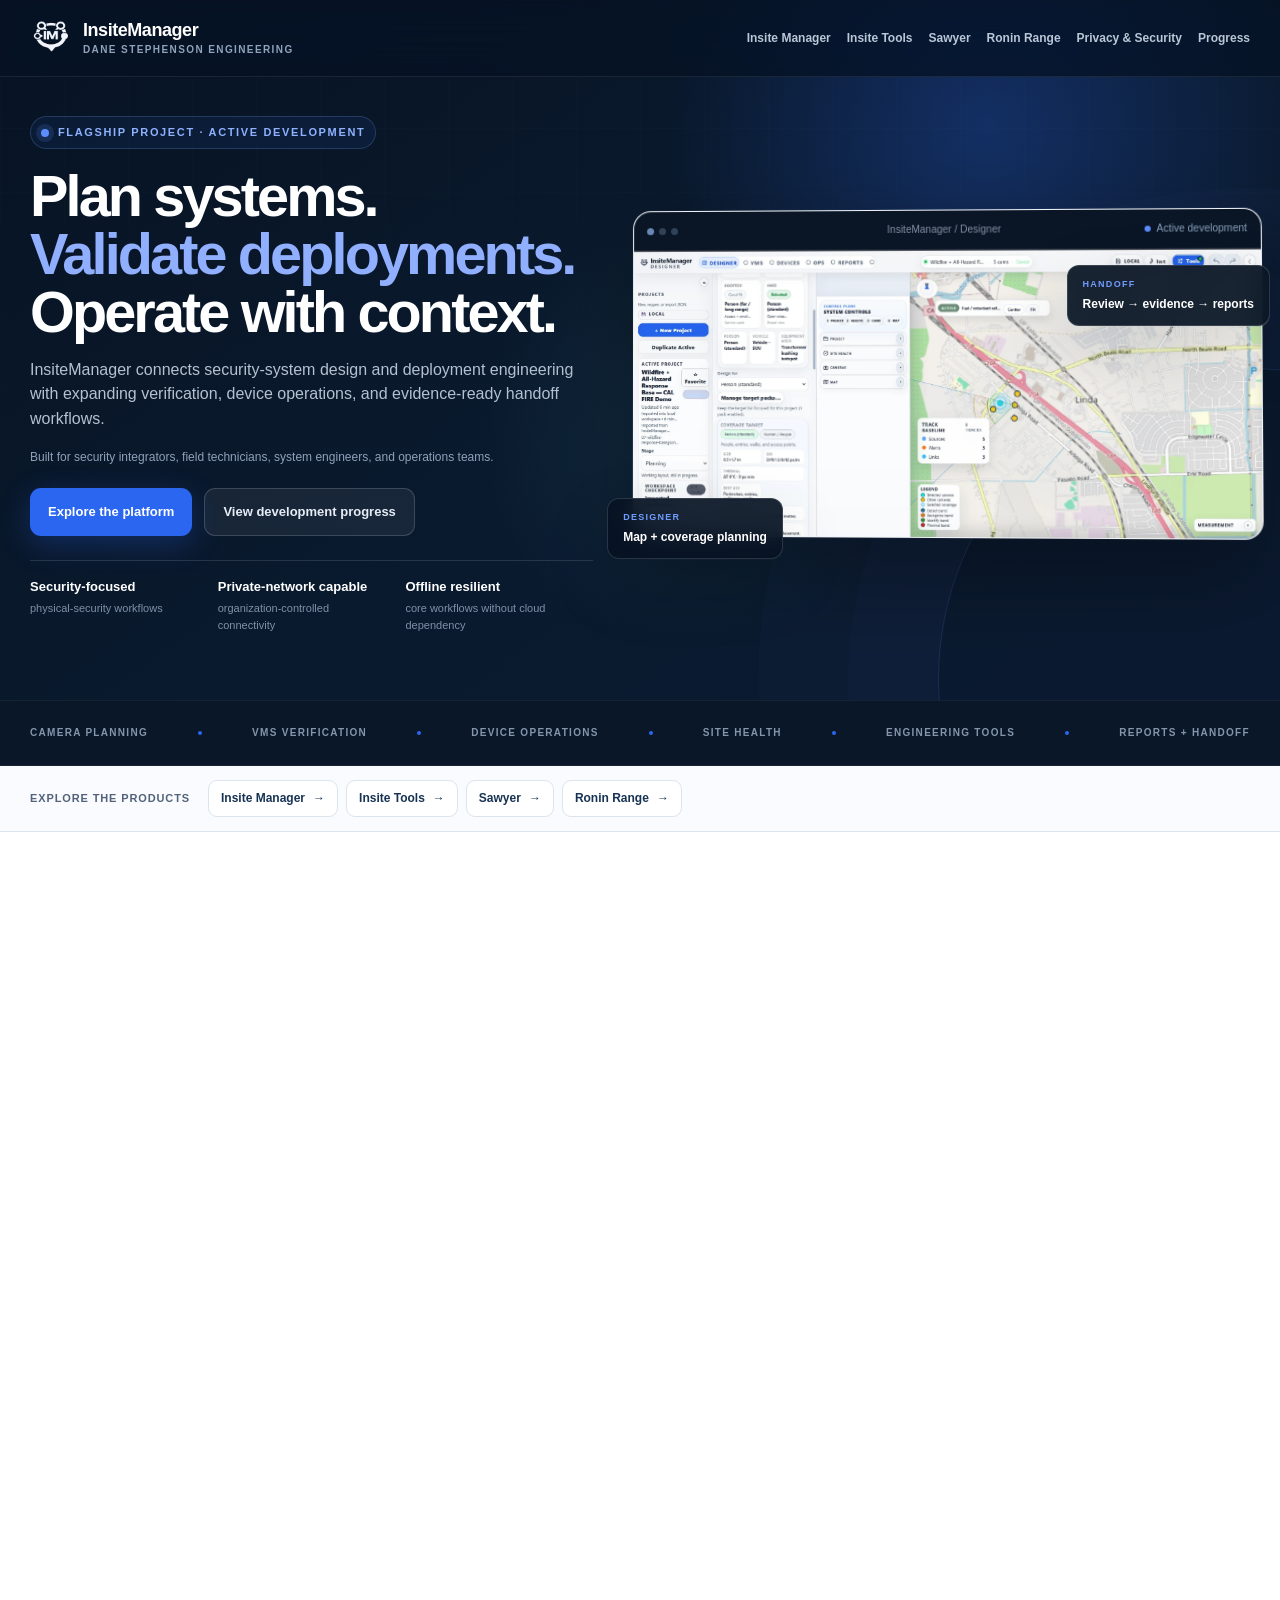
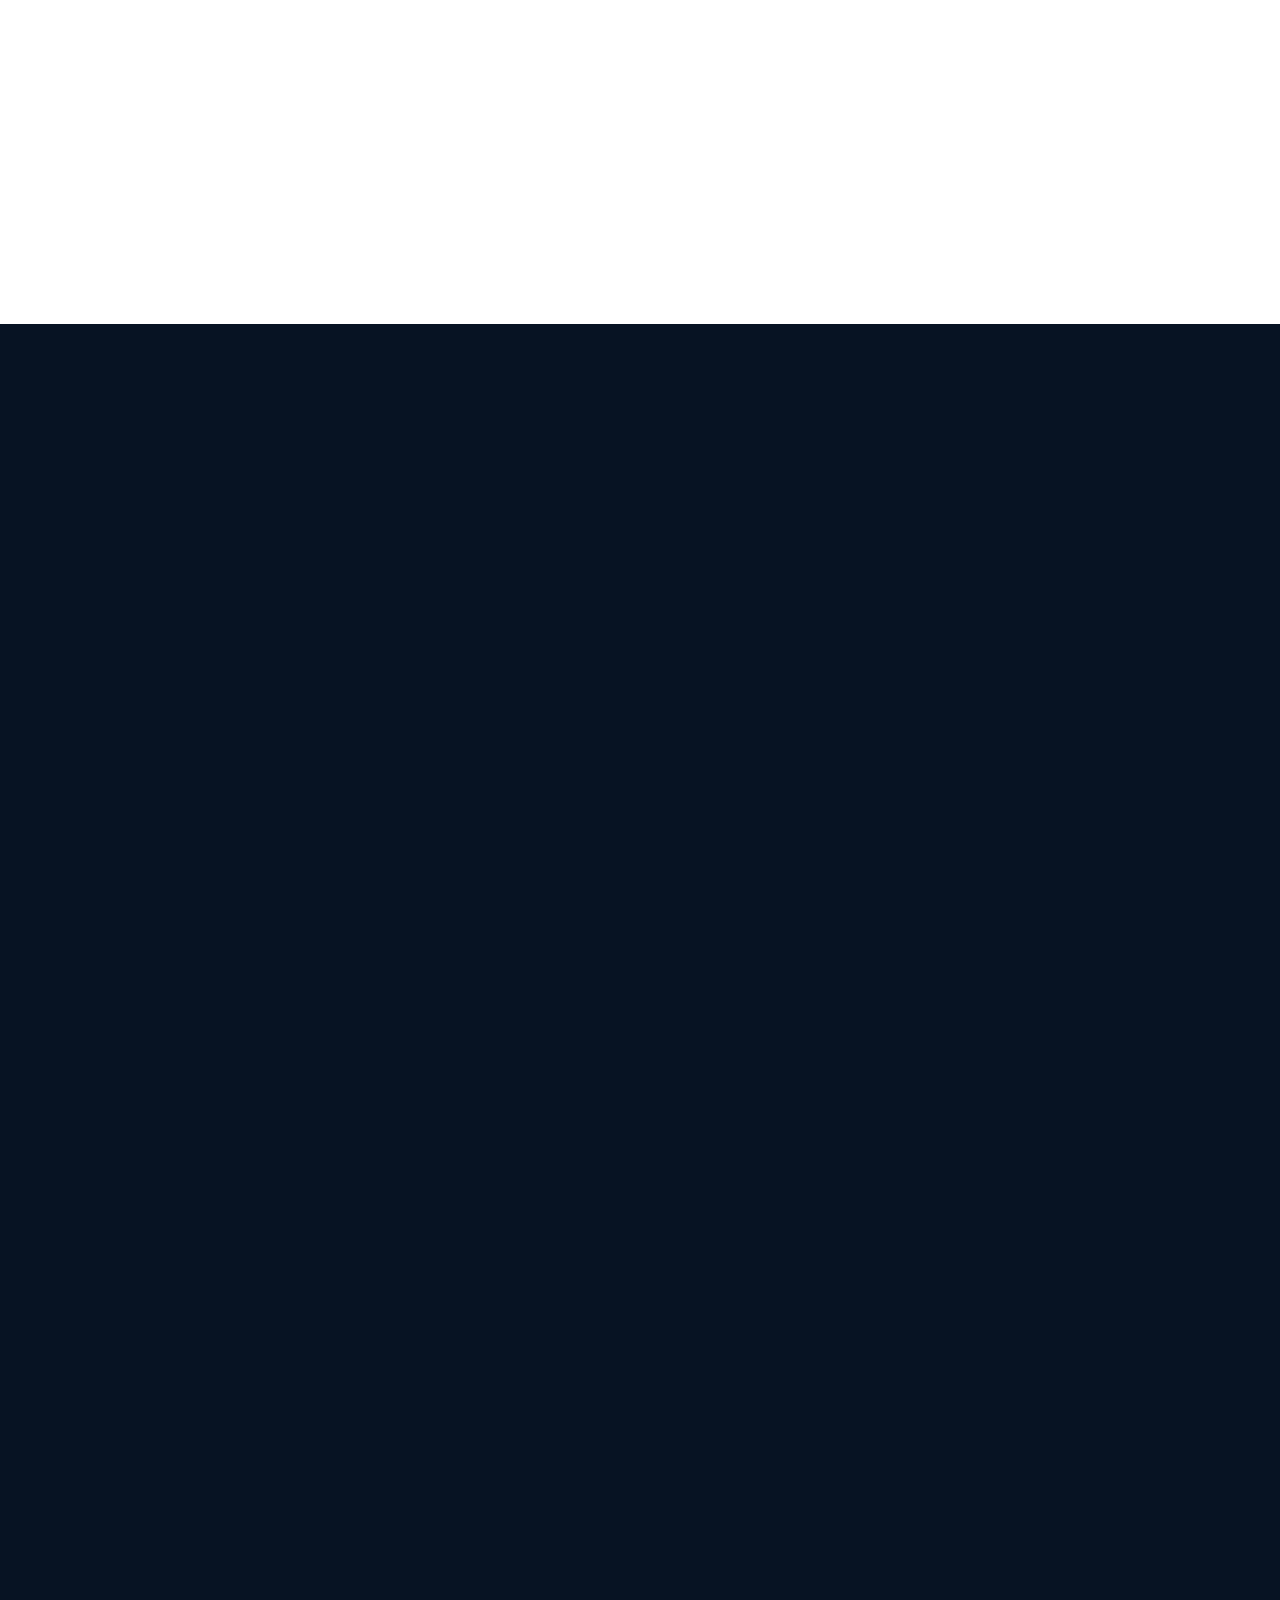
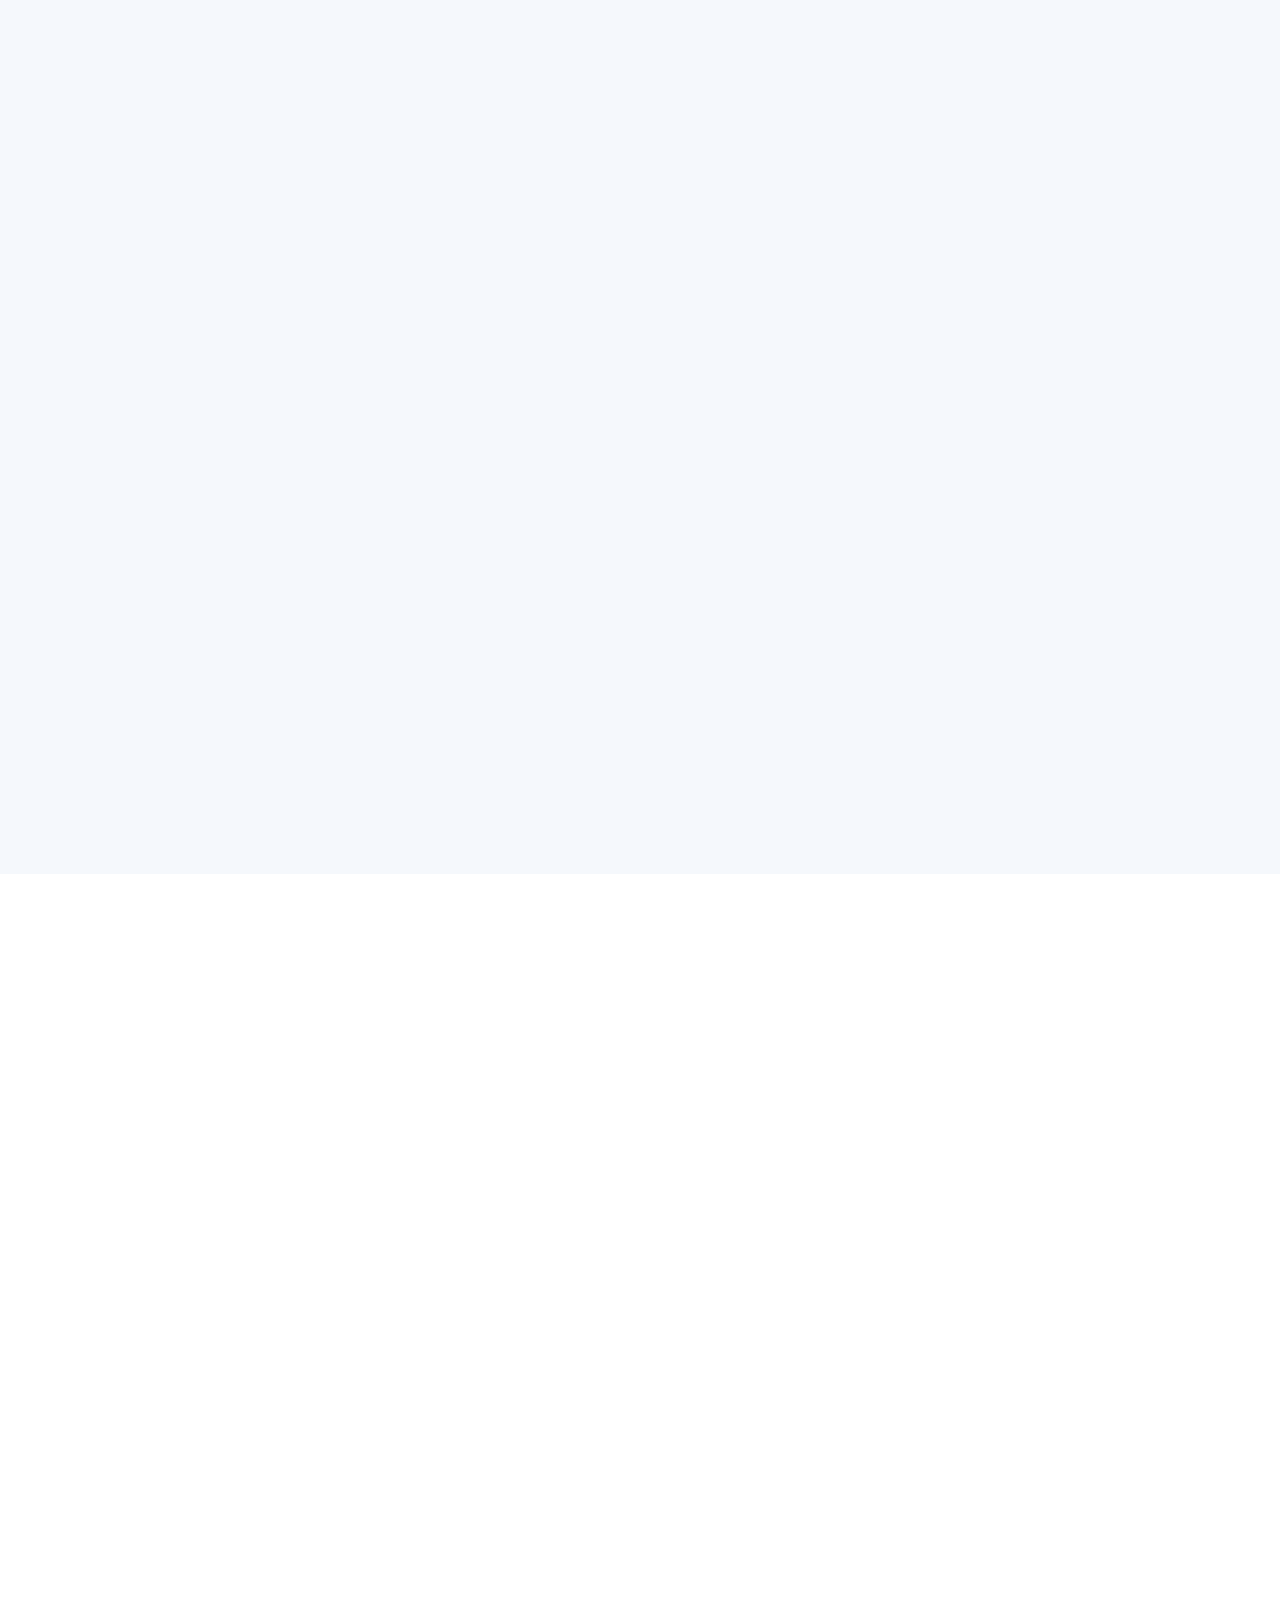
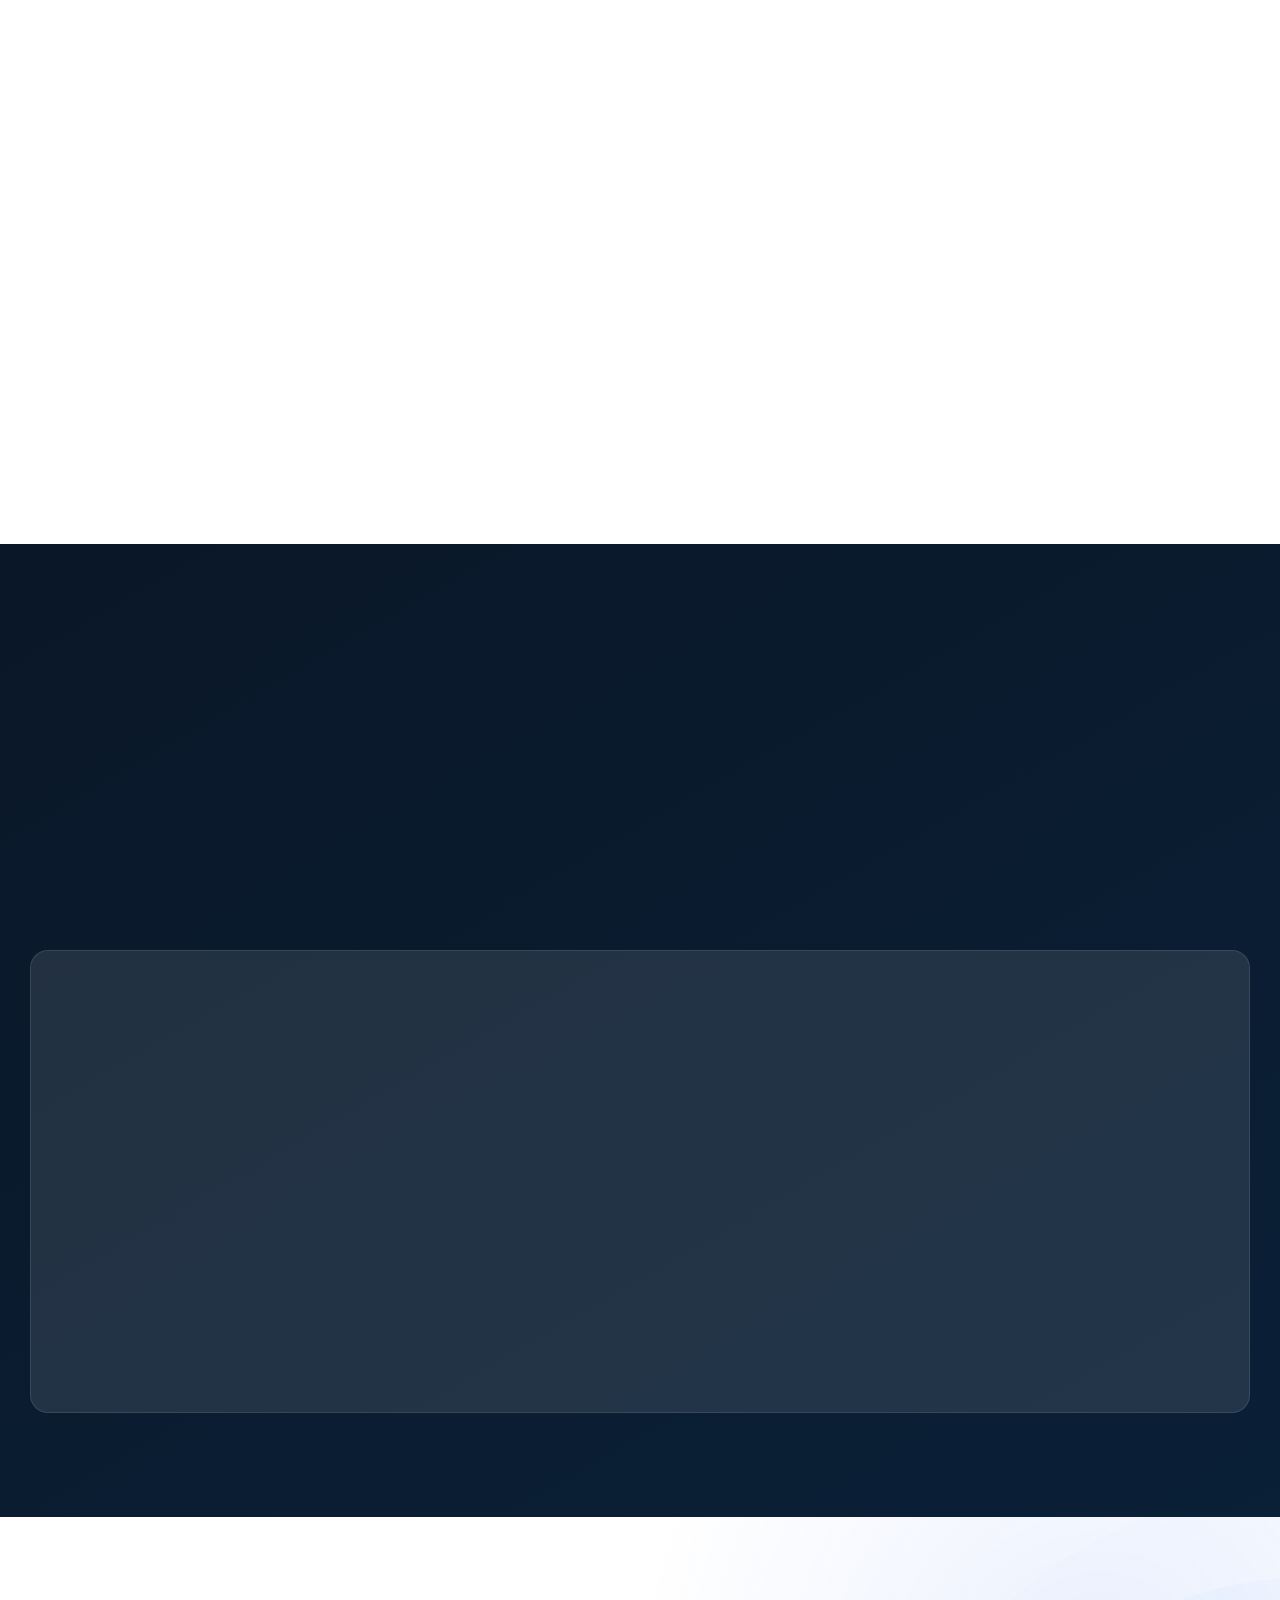
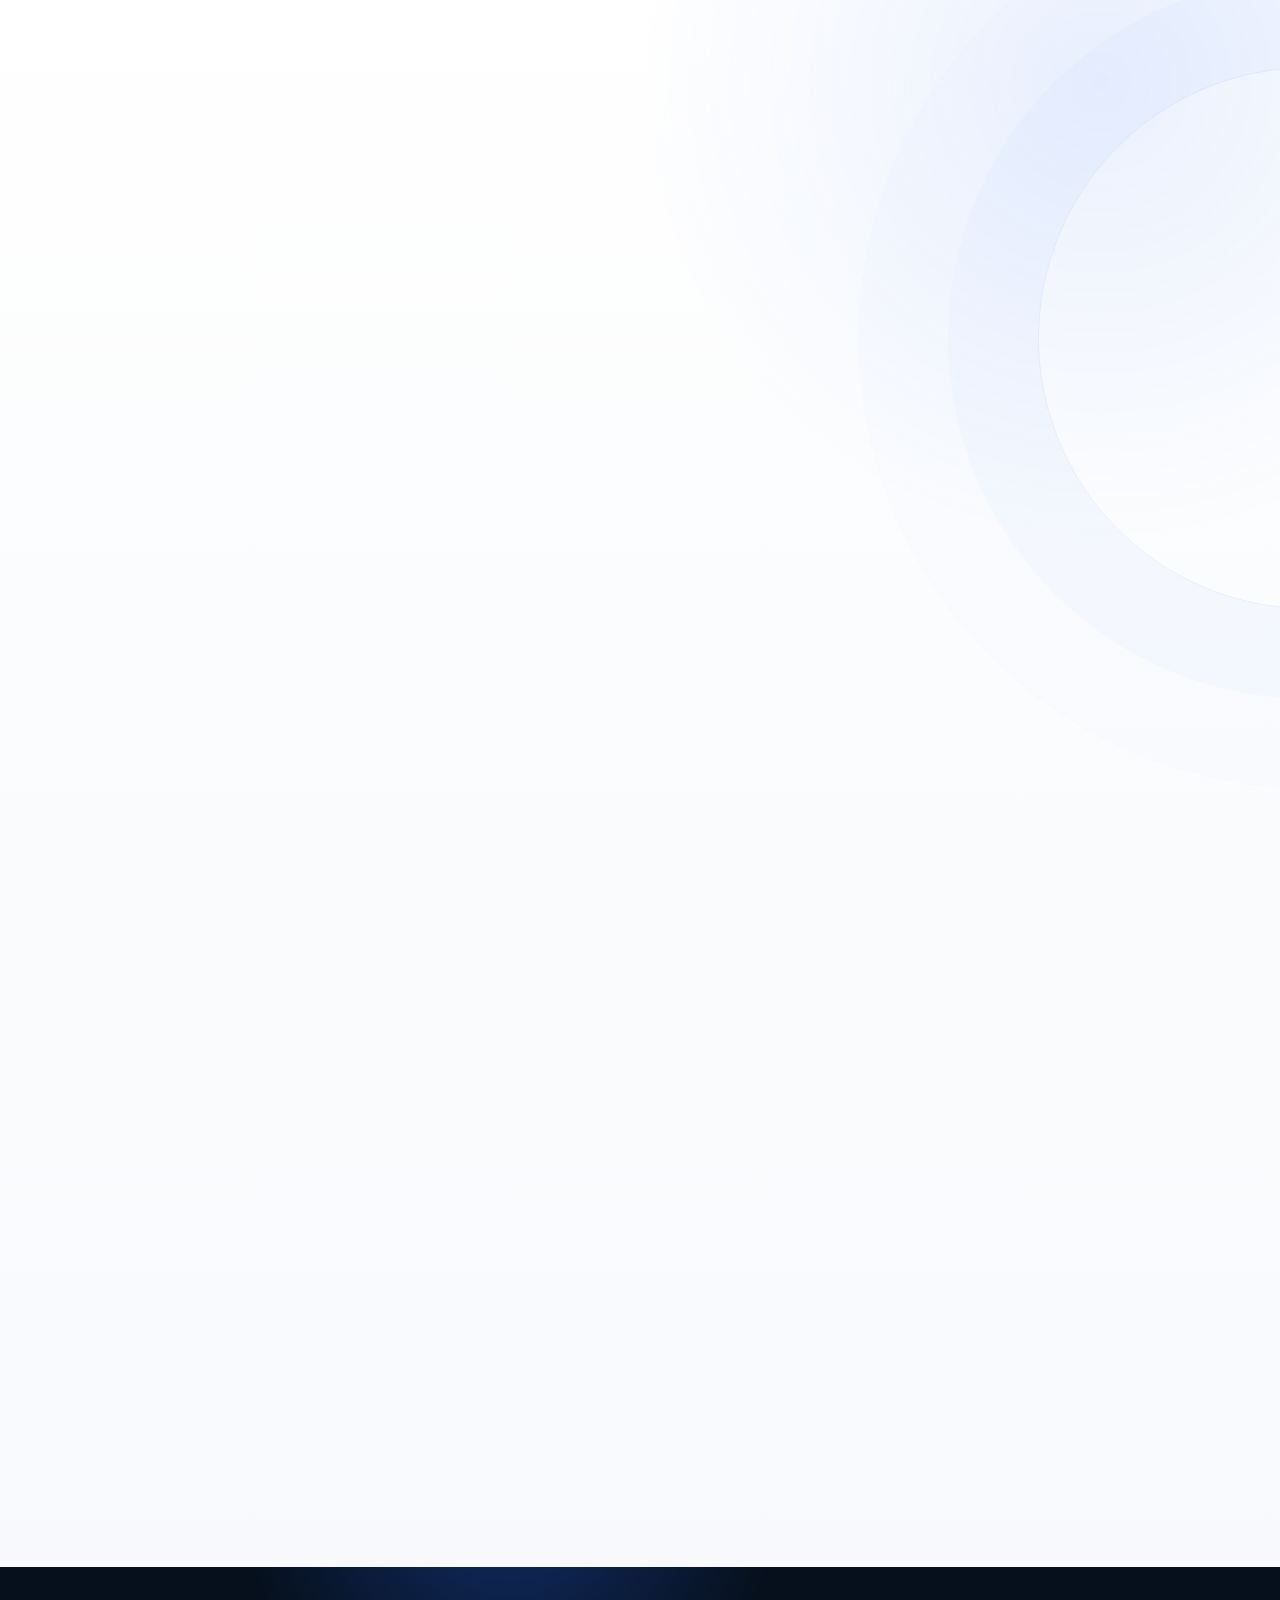
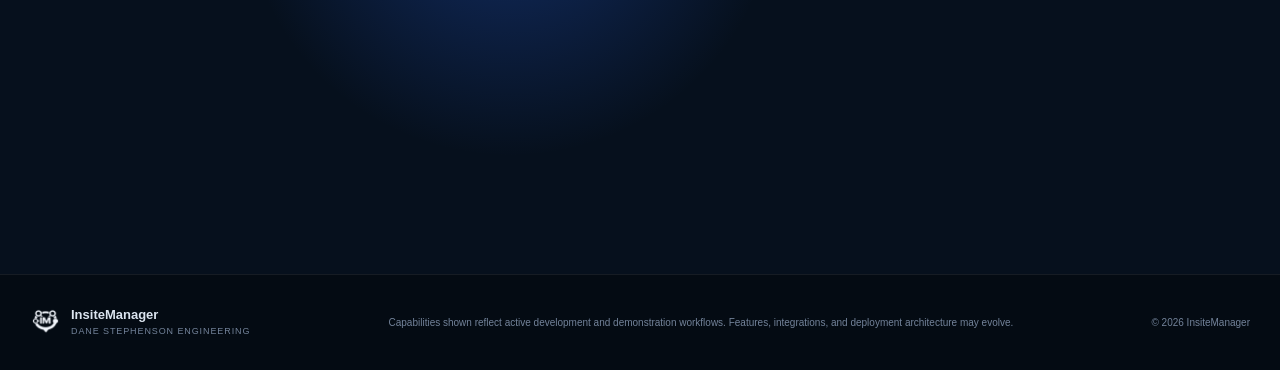
<file: index.html>
<!doctype html>
<html lang="en">
<head>
  <meta charset="utf-8" />
  <meta name="viewport" content="width=device-width, initial-scale=1" />
  <meta name="theme-color" content="#071323" />
  <meta http-equiv="Content-Security-Policy" content="default-src 'self'; img-src 'self' data:; style-src 'self'; script-src 'self'; object-src 'none'; base-uri 'none'; form-action 'none'; upgrade-insecure-requests" />
  <meta name="description" content="InsiteManager is an independently developed security-systems engineering and operations platform for map-first planning, validation, private-network and offline-capable workflows, device operations, and evidence-ready handoff." />
  <meta name="robots" content="index,follow,max-image-preview:large" />
  <link rel="canonical" href="https://insitemanager.com/" />
  <link rel="icon" href="favicon.ico" sizes="any" />
  <link rel="apple-touch-icon" href="apple-touch-icon.png" />
  <link rel="stylesheet" href="assets/site.css" />
  <meta property="og:type" content="website" />
  <meta property="og:title" content="InsiteManager — Security Systems Engineering & Operations" />
  <meta property="og:description" content="Security-focused. Private-network capable. Offline resilient. Plan, validate, operate, and document the result." />
  <meta property="og:url" content="https://insitemanager.com/" />
  <meta property="og:image" content="https://insitemanager.com/assets/og-insitemanager.jpg" />
  <meta name="twitter:card" content="summary_large_image" />
  <meta name="twitter:title" content="InsiteManager — Security Systems Engineering & Operations" />
  <meta name="twitter:description" content="An independent security-systems platform spanning design, validation, private-network and offline-capable operation, device workflows, and evidence-ready reporting." />
  <meta name="twitter:image" content="https://insitemanager.com/assets/og-insitemanager.jpg" />
  <title>InsiteManager — Security Systems Engineering & Operations</title>
</head>
<body>
  <a class="skip-link" href="#main">Skip to content</a>

  <header class="site-header" data-header>
    <div class="shell header-inner">
      <a class="brand" href="index.html" aria-label="InsiteManager home">
        <img src="assets/icons/insitemanager-mark-dark.png" alt="" width="44" height="44" />
        <span class="brand-copy"><strong>InsiteManager</strong><small>Dane Stephenson Engineering</small></span>
      </a>
      <nav class="desktop-nav portfolio-nav" aria-label="Primary navigation">
        <a href="products/insite-manager.html">Insite Manager</a>
        <a href="products/insite-tools.html">Insite Tools</a>
        <a href="products/sawyer.html">Sawyer</a>
        <a href="products/ronin-range.html">Ronin Range</a>
        <a href="privacy-security.html">Privacy &amp; Security</a>
        <a href="progress.html">Progress</a>
      </nav>
      <button class="menu-button" type="button" aria-label="Open navigation" aria-expanded="false" aria-controls="mobile-navigation" data-menu-button>
        <span></span><span></span><span></span>
      </button>
    </div>
    <nav class="mobile-nav" id="mobile-navigation" aria-label="Mobile navigation" data-mobile-nav>
        <a href="products/insite-manager.html">Insite Manager</a>
        <a href="products/insite-tools.html">Insite Tools</a>
        <a href="products/sawyer.html">Sawyer</a>
        <a href="products/ronin-range.html">Ronin Range</a>
        <a href="privacy-security.html">Privacy &amp; Security</a>
        <a href="progress.html">Progress</a>
    </nav>
  </header>

  <main id="main">
    <section class="hero" id="top">
      <div class="hero-grid" aria-hidden="true"></div>
      <div class="shell hero-layout">
        <div class="hero-copy reveal">
          <div class="eyebrow"><span class="status-dot"></span> Flagship project · Active development</div>
          <h1>Plan systems.<br /><span>Validate deployments.</span><br />Operate with context.</h1>
          <p class="hero-lede">InsiteManager connects security-system design and deployment engineering with expanding verification, device operations, and evidence-ready handoff workflows.</p>
          <p class="hero-audience">Built for security integrators, field technicians, system engineers, and operations teams.</p>
          <div class="hero-actions">
            <a class="button button-primary" href="#platform">Explore the platform</a>
            <a class="button button-secondary" href="#progress">View development progress</a>
          </div>
        </div>

        <div class="hero-visual reveal delay-1">
          <div class="window-card hero-window">
            <div class="window-bar">
              <span class="window-dots"><i></i><i></i><i></i></span>
              <span>InsiteManager / Designer</span>
              <span class="window-state"><i></i> Active development</span>
            </div>
            <a class="image-button" data-lightbox="assets/images/designer-workspace.webp" data-caption="Designer workspace — project setup, target packs, control plane, camera coverage, and map context in one view." href="assets/images/designer-workspace.webp">
              <img src="assets/images/designer-workspace.webp" alt="InsiteManager Designer workspace showing projects, target packs, control plane system controls, map planning, camera coverage, and measurement tools" width="1800" height="831" fetchpriority="high" />
            </a>
          </div>
          <div class="floating-card floating-card-a"><span>DESIGNER</span><strong>Map + coverage planning</strong></div>
          <div class="floating-card floating-card-b"><span>HANDOFF</span><strong>Review → evidence → reports</strong></div>
        </div>

        <div class="hero-proof" aria-label="Platform focus">
          <div><strong>Security-focused</strong><span>physical-security workflows</span></div>
          <div><strong>Private-network capable</strong><span>organization-controlled connectivity</span></div>
          <div><strong>Offline resilient</strong><span>core workflows without cloud dependency</span></div>
        </div>
      </div>
    </section>

    <section class="signal-strip" aria-label="InsiteManager capabilities">
      <div class="shell signal-items">
        <span>Camera planning</span><i></i><span>VMS verification</span><i></i><span>Device operations</span><i></i><span>Site health</span><i></i><span>Engineering tools</span><i></i><span>Reports + handoff</span>
      </div>
    </section>


    <section class="portfolio-locator" aria-label="Explore our products">
      <div class="shell portfolio-locator-inner">
        <span class="portfolio-locator-label">Explore the products</span>
        <a href="products/insite-manager.html">Insite Manager <span aria-hidden="true">→</span></a>
        <a href="products/insite-tools.html">Insite Tools <span aria-hidden="true">→</span></a>
        <a href="products/sawyer.html">Sawyer <span aria-hidden="true">→</span></a>
        <a href="products/ronin-range.html">Ronin Range <span aria-hidden="true">→</span></a>
      </div>
    </section>

    <section class="section" id="platform">
      <div class="shell">
        <div class="section-heading reveal">
          <div class="kicker">Connected platform</div>
          <h2>One project context across the system lifecycle.</h2>
          <p>InsiteManager is structured around the way real physical-security work moves: from layout and engineering, through verification and operational follow-through, into documentation and handoff.</p>
        </div>

        <div class="module-grid">
          <article class="module-card reveal">
            <span class="module-index">01</span>
            <div class="module-icon" aria-hidden="true"><svg viewBox="0 0 24 24"><path d="M4 6.5 9 4l6 2.5L20 4v13.5L15 20l-6-2.5L4 20Z"/><path d="M9 4v13.5M15 6.5V20"/></svg></div>
            <h3>Designer</h3>
            <p>Map and floorplan planning, camera placement, coverage logic, measurement, target profiles, and project review.</p>
            <span class="module-status established">Verified</span>
          </article>
          <article class="module-card reveal delay-1">
            <span class="module-index">02</span>
            <div class="module-icon" aria-hidden="true"><svg viewBox="0 0 24 24"><rect x="3" y="5" width="18" height="14" rx="2"/><path d="m10 9 5 3-5 3Z"/></svg></div>
            <h3>VMS</h3>
            <p>Live and playback readiness, event verification, source configuration, and project-aware review.</p>
            <span class="module-status active">Active / In Progress</span>
          </article>
          <article class="module-card reveal delay-2">
            <span class="module-index">03</span>
            <div class="module-icon" aria-hidden="true"><svg viewBox="0 0 24 24"><rect x="4" y="3" width="16" height="7" rx="2"/><rect x="4" y="14" width="16" height="7" rx="2"/><path d="M8 6.5h.01M8 17.5h.01"/></svg></div>
            <h3>Devices</h3>
            <p>Device roster, enrollment readiness, telemetry, gateway status, and clear next actions.</p>
            <span class="module-status active">Active / In Progress</span>
          </article>
          <article class="module-card reveal">
            <span class="module-index">04</span>
            <div class="module-icon" aria-hidden="true"><svg viewBox="0 0 24 24"><path d="M4 18v-5M9 18V8M14 18v-3M19 18V5"/><path d="M3 21h18"/></svg></div>
            <h3>Admin / Ops</h3>
            <p>Queue triage, incidents, escalations, activity review, gateway status, and blocked-work visibility.</p>
            <span class="module-status active">Active / In Progress</span>
          </article>
          <article class="module-card reveal delay-1">
            <span class="module-index">05</span>
            <div class="module-icon" aria-hidden="true"><svg viewBox="0 0 24 24"><path d="M6 3h9l4 4v14H6Z"/><path d="M15 3v5h5M9 12h7M9 16h7"/></svg></div>
            <h3>Reports</h3>
            <p>Deployment sheets, review packages, evidence bundles, delivery records, and project handoff.</p>
            <span class="module-status active">Active / In Progress</span>
          </article>
          <article class="module-card reveal delay-2">
            <span class="module-index">06</span>
            <div class="module-icon" aria-hidden="true"><svg viewBox="0 0 24 24"><path d="m12 3 8 5-8 5-8-5Z"/><path d="m4 12 8 5 8-5M4 16l8 5 8-5"/></svg></div>
            <h3>Visualization</h3>
            <p>Site health, operational overlays, track context, telemetry, and incident review.</p>
            <span class="module-status active">Active Development</span>
          </article>
        </div>
      </div>
    </section>

    <section class="section section-dark" id="workflows">
      <div class="shell">
        <div class="section-heading light reveal">
          <div class="kicker">Product evidence</div>
          <h2>Built as a working system, not a slide deck.</h2>
          <p>The interface is developed around connected workflows and operational states. Select any image for a closer view.</p>
        </div>

        <div class="feature-row reveal">
          <div class="feature-copy">
            <span class="feature-number">01 / DESIGN</span>
            <h3>Map-first planning with engineering context.</h3>
            <p>Camera identity, position, coverage, project state, site-health context, and planning controls stay visible around the map instead of being split across disconnected tools.</p>
            <ul class="feature-list">
              <li>Map and floorplan workflows</li>
              <li>Camera placement and coverage</li>
              <li>Measurement and target logic</li>
              <li>Local project workflow</li>
            </ul>
          </div>
          <div class="screenshot-card">
            <a class="image-button" data-lightbox="assets/images/designer-map.webp" data-caption="Designer — dark theme map-first camera planning with system controls and site-health context." href="assets/images/designer-map.webp">
              <img src="assets/images/designer-map.webp" alt="InsiteManager dark-theme Designer interface with camera planning controls, site-health context, and map coverage overlays" width="1800" height="826" loading="lazy" />
              <span class="zoom-label">View full screen</span>
            </a>
          </div>
        </div>

        <div class="feature-row reverse reveal">
          <div class="feature-copy">
            <span class="feature-number">02 / VERIFY</span>
            <h3>Verification that follows the project.</h3>
            <p>VMS workflows now expose source truth, route readiness, runtime blocks, device state, and handoff guidance without losing the project context that produced them.</p>
            <ul class="feature-list">
              <li>Source and route truth</li>
              <li>Live / playback readiness</li>
              <li>Blocked-state guidance</li>
              <li>Responsive field handoff</li>
            </ul>
          </div>
          <div class="responsive-proof">
            <div class="screenshot-card responsive-proof-main">
              <a class="image-button" data-lightbox="assets/images/vms-live-q1.webp" data-caption="VMS Q1 — live readiness, source truth, route state, blocked conditions, and explicit field handoff in one operational view." href="assets/images/vms-live-q1.webp">
                <img src="assets/images/vms-live-q1.webp" alt="InsiteManager VMS live readiness view showing source truth, route status, blocked conditions, devices, and field handoff state" width="1440" height="1000" loading="lazy" />
                <span class="zoom-label">View full screen</span>
              </a>
            </div>
            <div class="screenshot-card responsive-proof-phone">
              <a class="image-button" data-lightbox="assets/images/vms-live-phone-q1.webp" data-caption="The same VMS live-readiness workflow adapted for a phone operational surface." href="assets/images/vms-live-phone-q1.webp">
                <img src="assets/images/vms-live-phone-q1.webp" alt="InsiteManager VMS live readiness workflow on a phone layout" width="412" height="915" loading="lazy" />
              </a>
              <span class="surface-label">Phone surface</span>
            </div>
          </div>
        </div>

        <div class="feature-row reveal">
          <div class="feature-copy">
            <span class="feature-number">03 / OPERATE</span>
            <h3>Device state becomes operational follow-through.</h3>
            <p>Roster and operational views are designed to distinguish readiness, telemetry, gateway state, ownership, and the next action — not just list hardware.</p>
            <ul class="feature-list">
              <li>Device roster and readiness</li>
              <li>Telemetry and gateway posture</li>
              <li>Queue and incident context</li>
              <li>Activity and support handoff</li>
            </ul>
          </div>
          <div class="screenshot-stack">
            <div class="screenshot-card small">
              <a class="image-button" data-lightbox="assets/images/devices-roster.webp" data-caption="Devices — roster and trust/readiness context." href="assets/images/devices-roster.webp">
                <img src="assets/images/devices-roster.webp" alt="InsiteManager Devices roster and readiness view" width="1800" height="857" loading="lazy" />
              </a>
            </div>
            <div class="screenshot-card small offset">
              <a class="image-button" data-lightbox="assets/images/operations.webp" data-caption="Admin/Ops — queue, activity, and operational follow-through." href="assets/images/operations.webp">
                <img src="assets/images/operations.webp" alt="InsiteManager Admin and Operations screen showing queue and activity workflows" width="1800" height="859" loading="lazy" />
              </a>
            </div>
          </div>
        </div>

        <div class="feature-row reverse reveal">
          <div class="feature-copy">
            <span class="feature-number">04 / ENGINEER</span>
            <h3>Engineering decisions stay attached to the job.</h3>
            <p>Planning tools cover system quantities, bandwidth and recording estimates, quote preparation, deployment options, and project-package review.</p>
            <ul class="feature-list">
              <li>BOM and quote planning</li>
              <li>Bandwidth / retention estimates</li>
              <li>Deployment option review</li>
              <li>Export and handoff preparation</li>
            </ul>
          </div>
          <div class="portrait-pair">
            <div class="screenshot-card portrait">
              <a class="image-button" data-lightbox="assets/images/bom-planning.webp" data-caption="Engineering tools — BOM planning and quote-readiness summary." href="assets/images/bom-planning.webp">
                <img src="assets/images/bom-planning.webp" alt="InsiteManager BOM planning and quote readiness interface" width="902" height="788" loading="lazy" />
              </a>
            </div>
            <div class="screenshot-card portrait">
              <a class="image-button" data-lightbox="assets/images/bandwidth-recording.webp" data-caption="Engineering tools — bandwidth and recording summary." href="assets/images/bandwidth-recording.webp">
                <img src="assets/images/bandwidth-recording.webp" alt="InsiteManager bandwidth and recording engineering summary" width="897" height="792" loading="lazy" />
              </a>
            </div>
          </div>
        </div>
      </div>
    </section>


    <section class="section progress-section" id="progress">
      <div class="shell progress-layout">
        <div class="section-heading sticky-heading reveal">
          <div class="kicker">Development progress</div>
          <h2>Working platform. Expanding operational depth.</h2>
          <p>InsiteManager remains in active development. Designer provides the established planning foundation while VMS, device operations, reporting, responsive field workflows, local/private-network operation, and deployment validation continue to deepen.</p>
          <a class="text-link" href="progress.html">Feature progress across all four products <span aria-hidden="true">→</span></a>
        </div>

        <div class="progress-list">
          <article class="progress-card reveal">
            <div class="progress-marker complete">01</div>
            <div>
              <div class="progress-meta"><span>Foundation</span><strong>Verified</strong></div>
              <h3>Map-first Designer and project model</h3>
              <p>Core planning, camera workflows, map/floorplan surfaces, project state, review paths, and engineering tools form the current foundation.</p>
            </div>
          </article>
          <article class="progress-card reveal">
            <div class="progress-marker active">02</div>
            <div>
              <div class="progress-meta"><span>Operational workflows</span><strong>Active / In Progress</strong></div>
              <h3>VMS, devices, operations, and reports</h3>
              <p>Connected workflows now cover deeper readiness, source truth, verification, telemetry, incidents, blocked states, evidence, and handoff while integration continues to mature.</p>
            </div>
          </article>
          <article class="progress-card reveal">
            <div class="progress-marker active">03</div>
            <div>
              <div class="progress-meta"><span>Field + resilience</span><strong>Active / In Progress</strong></div>
              <h3>Responsive, local, and private-network operation</h3>
              <p>Desktop, tablet, and phone surfaces are being validated alongside local/private-network behavior, degraded-connectivity handling, and controlled recovery without requiring a public-cloud path.</p>
            </div>
          </article>
          <article class="progress-card reveal">
            <div class="progress-marker next">04</div>
            <div>
              <div class="progress-meta"><span>Hardening</span><strong>Active Development</strong></div>
              <h3>Enterprise operations and deployment maturity</h3>
              <p>Permissions, auditability, security gates, backup/recovery, API discipline, deployment architecture, and lifecycle validation continue to mature.</p>
            </div>
          </article>
        </div>
      </div>
    </section>

    <section class="gallery-section" aria-labelledby="gallery-title">
      <div class="shell">
        <div class="section-heading reveal">
          <div class="kicker">Across the platform</div>
          <h2 id="gallery-title">From site context to operational evidence.</h2>
        </div>
        <div class="gallery-grid">
          <a class="gallery-card wide reveal" data-lightbox="assets/images/designer-measurement.webp" data-caption="Designer — floorplan workflow, imported layers, and active camera context." href="assets/images/designer-measurement.webp">
            <img src="assets/images/designer-measurement.webp" alt="Designer floorplan workflow with imported layers, camera context, and measurement tools" width="1800" height="829" loading="lazy" />
            <span><strong>Measurement</strong><small>Designer</small></span>
          </a>
          <a class="gallery-card reveal delay-1" data-lightbox="assets/images/visualization.webp" data-caption="Visualization — alternate basemap styling with site-health, track, and operational overlay context." href="assets/images/visualization.webp">
            <img src="assets/images/visualization.webp" alt="Visualization workflow with alternate basemap styling, site-health status, and operational overlays" width="1800" height="823" loading="lazy" />
            <span><strong>Operational context</strong><small>Visualization</small></span>
          </a>
          <a class="gallery-card reveal delay-2" data-lightbox="assets/images/reports.webp" data-caption="Reports — review packages, evidence, and project handoff." href="assets/images/reports.webp">
            <img src="assets/images/reports.webp" alt="Reports module showing review and handoff workflows" width="1800" height="861" loading="lazy" />
            <span><strong>Evidence + handoff</strong><small>Reports</small></span>
          </a>
        </div>
      </div>
    </section>

    <section class="section engineering-section" id="engineering">
      <div class="shell">
        <div class="section-heading light centered reveal">
          <div class="kicker">Engineering posture</div>
          <h2>Designed for operational credibility.</h2>
          <p>InsiteManager development emphasizes controlled change, traceability, practical field behavior, and interfaces that keep the important state visible.</p>
          <a class="text-link light-text-link" href="privacy-security.html">Our privacy &amp; security approach <span aria-hidden="true">→</span></a>
        </div>
        <div class="principles-grid">
          <article class="principle reveal"><span>01</span><h3>Operational clarity</h3><p>Reduce noise. Surface readiness, blocked work, health, ownership, and next action.</p></article>
          <article class="principle reveal delay-1"><span>02</span><h3>Traceable change</h3><p>Project state, exports, activity, configuration, and handoff are treated as auditable operational records.</p></article>
          <article class="principle reveal delay-2"><span>03</span><h3>Field resilience</h3><p>Local-first, private-network, offline, and degraded-connectivity workflows are considered part of normal deployment reality.</p></article>
          <article class="principle reveal"><span>04</span><h3>Security + validation gates</h3><p>Automated testing, build checks, dependency review, security audit, and release verification support each controlled change.</p></article>
          <article class="principle reveal delay-1"><span>05</span><h3>Responsive operation</h3><p>Desktop, tablet, and mobile layouts are treated as distinct operational surfaces rather than simple scaling targets.</p></article>
          <article class="principle reveal delay-2"><span>06</span><h3>Modular architecture</h3><p>Planning, VMS, devices, operations, visualization, and reporting share context without collapsing into one overloaded screen.</p></article>
        </div>
      </div>
    </section>

    <section class="section projects-section" id="projects">
      <div class="shell">
        <div class="section-heading reveal">
          <div class="kicker">Product portfolio</div>
          <h2>Four products, distinct workflows.</h2>
          <p>From security engineers and field integrators to shooters, action-camera users and outdoor teams, each product has its own purpose, working interfaces and development path.</p>
        </div>

        <article class="project-feature project-feature-ronin reveal">
          <div class="project-copy">
            <div class="project-meta"><span>Independent product</span><strong>Active development</strong></div>
            <h3>Ronin Range</h3>
            <p class="project-tagline">Games, scoring, and targets for the range.</p>
            <p>A local-first app for games, scoring, practice, equipment context and saved sessions, complemented by a growing collection of physical targets for range use.</p>
            <div class="project-chips"><span>Play + games</span><span>Zero + loadout</span><span>Desktop + mobile</span><span>Local-first</span></div>
            <a class="text-link" href="products/ronin-range.html">Explore Ronin Range <span aria-hidden="true">→</span></a>
          </div>
          <div class="project-visual project-visual-ronin">
            <div class="project-screen project-screen-wide">
              <a class="image-button" data-lightbox="assets/images/ronin-range-home.webp" data-caption="Ronin Range — home surface with Play, Games, Create, Loadout, and Zero Check as first-class workflows." href="assets/images/ronin-range-home.webp">
                <img src="assets/images/ronin-range-home.webp" alt="Ronin Range home screen showing Play, Games, Create, Loadout, and Zero Check" width="1440" height="900" loading="lazy" />
              </a>
            </div>
            <div class="project-screen project-screen-phone">
              <a class="image-button" data-lightbox="assets/images/ronin-range-game-phone.webp" data-caption="Ronin Range — phone game runtime designed for use at the range." href="assets/images/ronin-range-game-phone.webp">
                <img src="assets/images/ronin-range-game-phone.webp" alt="Ronin Range phone game runtime with target scoring and player controls" width="390" height="844" loading="lazy" />
              </a>
            </div>
          </div>
        </article>

        <div class="project-grid-secondary">
          <article class="project-card reveal">
            <div class="project-card-copy">
              <div class="project-meta"><span>Independent product</span><strong>Active development</strong></div>
              <h3>Sawyer</h3>
              <p class="project-tagline">Field video for cameras on the move.</p>
              <p>For action-camera users, trail riders, campers and field teams: Devices-first Android live viewing, saved private-network RTSP cameras and thumb-friendly Field View, with phone-owned capture and the portable recorder still in development.</p>
              <a class="text-link" href="products/sawyer.html">Explore Sawyer <span aria-hidden="true">→</span></a>
            </div>
            <div class="project-screen">
              <a class="image-button" data-lightbox="assets/images/sawyer-capture.webp" data-caption="Earlier Sawyer simulated interface preview. Snapshot and Record controls here do not establish current phone-owned RTSP recording." href="assets/images/sawyer-capture.webp">
                <img src="assets/images/sawyer-capture.webp" alt="Earlier Sawyer simulated dashboard with Live, Capture, Media, System and Logs sections" width="1440" height="900" loading="lazy" />
                <span class="capture-context">Earlier simulated interface</span>
              </a>
            </div>
          </article>

          <article class="project-card reveal delay-1">
            <div class="project-card-copy">
              <div class="project-meta"><span>Independent product</span><strong>Active development</strong></div>
              <h3>Insite Tools</h3>
              <p class="project-tagline">Devices, Network, API, and Logs.</p>
              <p>Discover device and network context, inspect API endpoints, review logs and prepare selected local evidence—all under operator control.</p>
              <a class="text-link" href="products/insite-tools.html">Explore Insite Tools <span aria-hidden="true">→</span></a>
            </div>
            <div class="project-screen">
              <a class="image-button" data-lightbox="assets/images/e2e-tools-api-workbench.webp" data-caption="Insite Tools API workbench — browser E2E capture showing endpoint selection and Changes Locked; no request sent." href="assets/images/e2e-tools-api-workbench.webp">
                <img src="assets/images/e2e-tools-api-workbench.webp" alt="Insite Tools API workbench with endpoint categories, request parameters and Changes Locked status" width="1440" height="1000" loading="lazy" />
                <span class="capture-context">Browser E2E · API workbench</span>
              </a>
            </div>
          </article>
        </div>

      </div>
    </section>


    <section class="closing-section">
      <div class="closing-glow" aria-hidden="true"></div>
      <div class="shell closing-inner reveal">
        <img src="assets/icons/insitemanager-mark-dark.png" alt="" width="64" height="64" />
        <div>
          <div class="kicker">InsiteManager</div>
          <h2>Security-system engineering from design through operations.</h2>
          <p>Flagship software project. Active development.</p>
        </div>
        <a class="button button-primary" href="#top">Back to overview</a>
      </div>
    </section>
  </main>

  <footer class="site-footer">
    <div class="shell footer-inner">
      <div class="footer-brand">
        <img src="assets/icons/insitemanager-mark-dark.png" alt="" width="34" height="34" />
        <span><strong>InsiteManager</strong><small>Dane Stephenson Engineering</small></span>
      </div>
      <p>Capabilities shown reflect active development and demonstration workflows. Features, integrations, and deployment architecture may evolve.</p>
      <span class="copyright">© <span data-year></span> InsiteManager</span>
    </div>
  </footer>

  <dialog class="lightbox" data-lightbox-dialog aria-label="Screenshot viewer">
    <div class="lightbox-content">
      <div class="lightbox-frame">
        <img alt="" data-lightbox-image />
        <button class="lightbox-close" type="button" aria-label="Close screenshot viewer" data-lightbox-close>×</button>
      </div>
      <p data-lightbox-caption></p>
      <a class="lightbox-original" data-lightbox-original="" href="" target="_blank" rel="noopener noreferrer">Open original image in a new tab <span aria-hidden="true">↗</span></a>
    </div>
  </dialog>

  <script src="assets/site.js" defer></script>
</body>
</html>
</file>
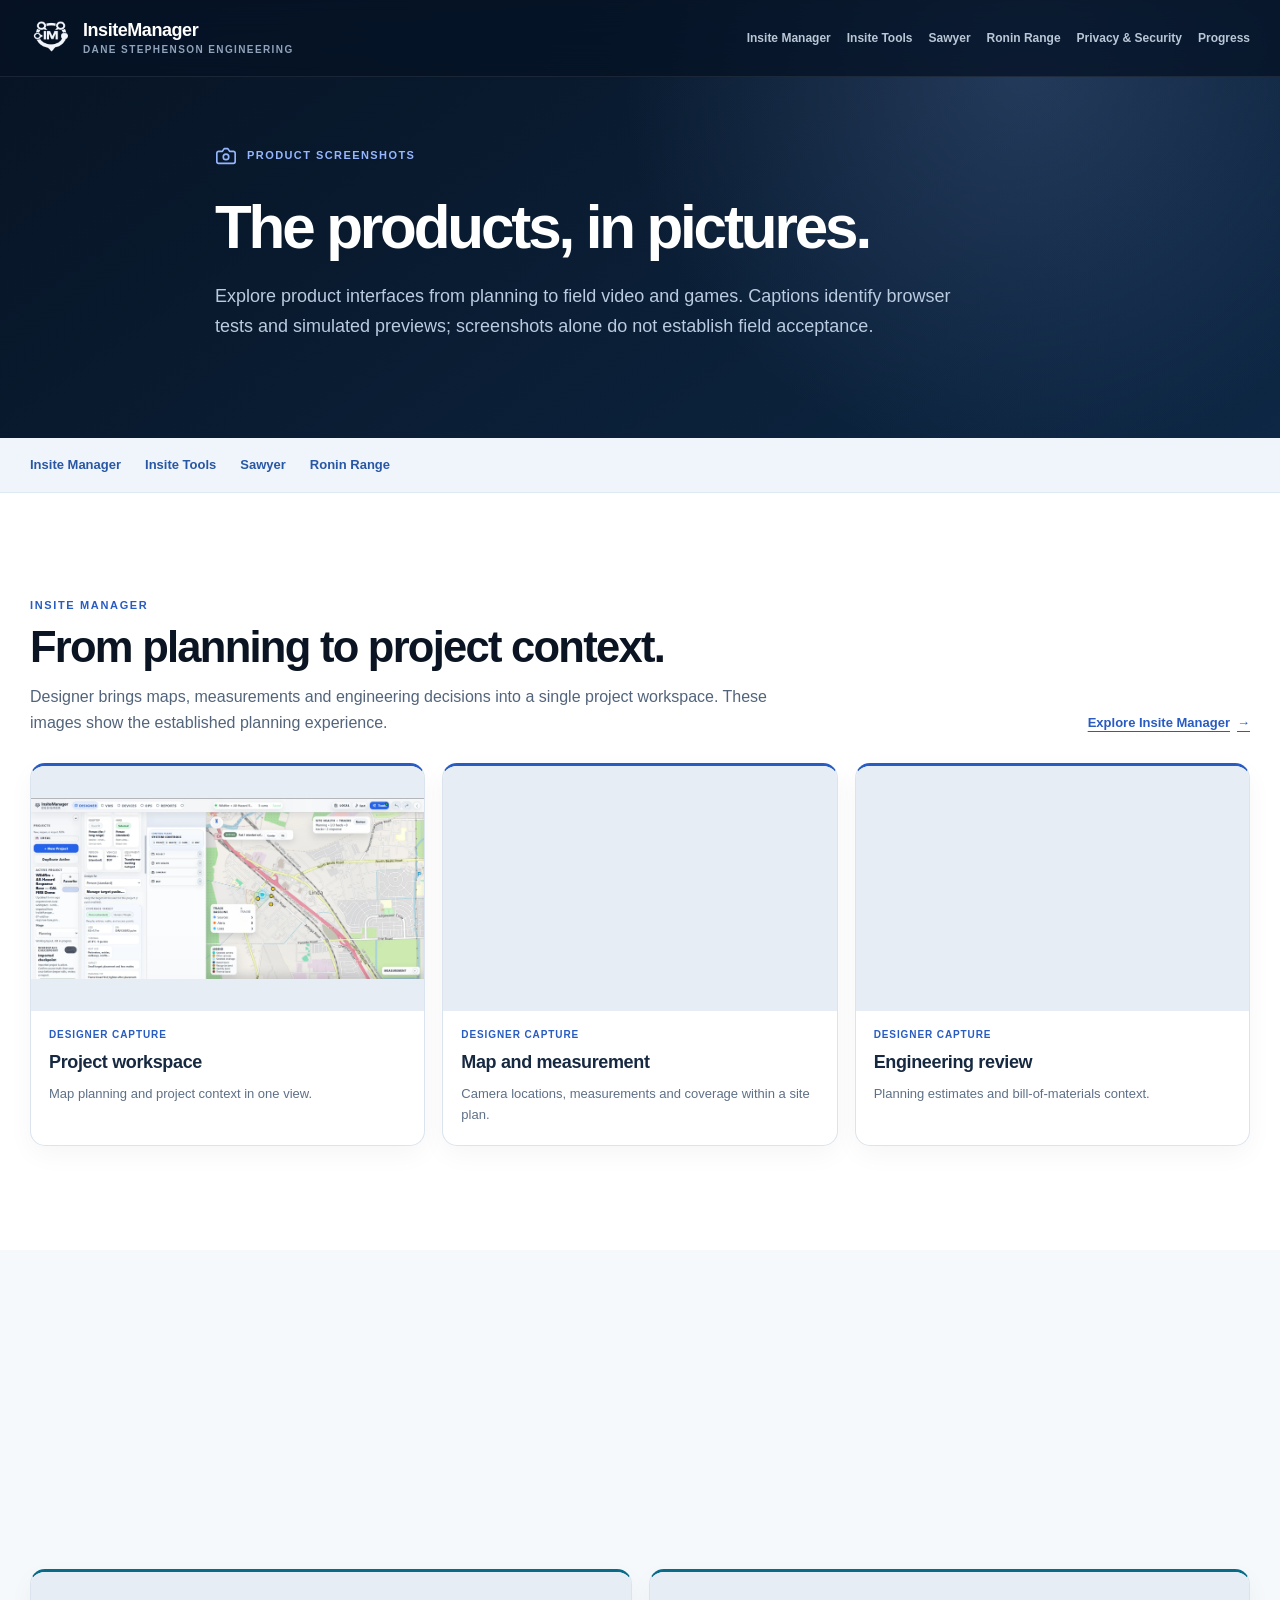
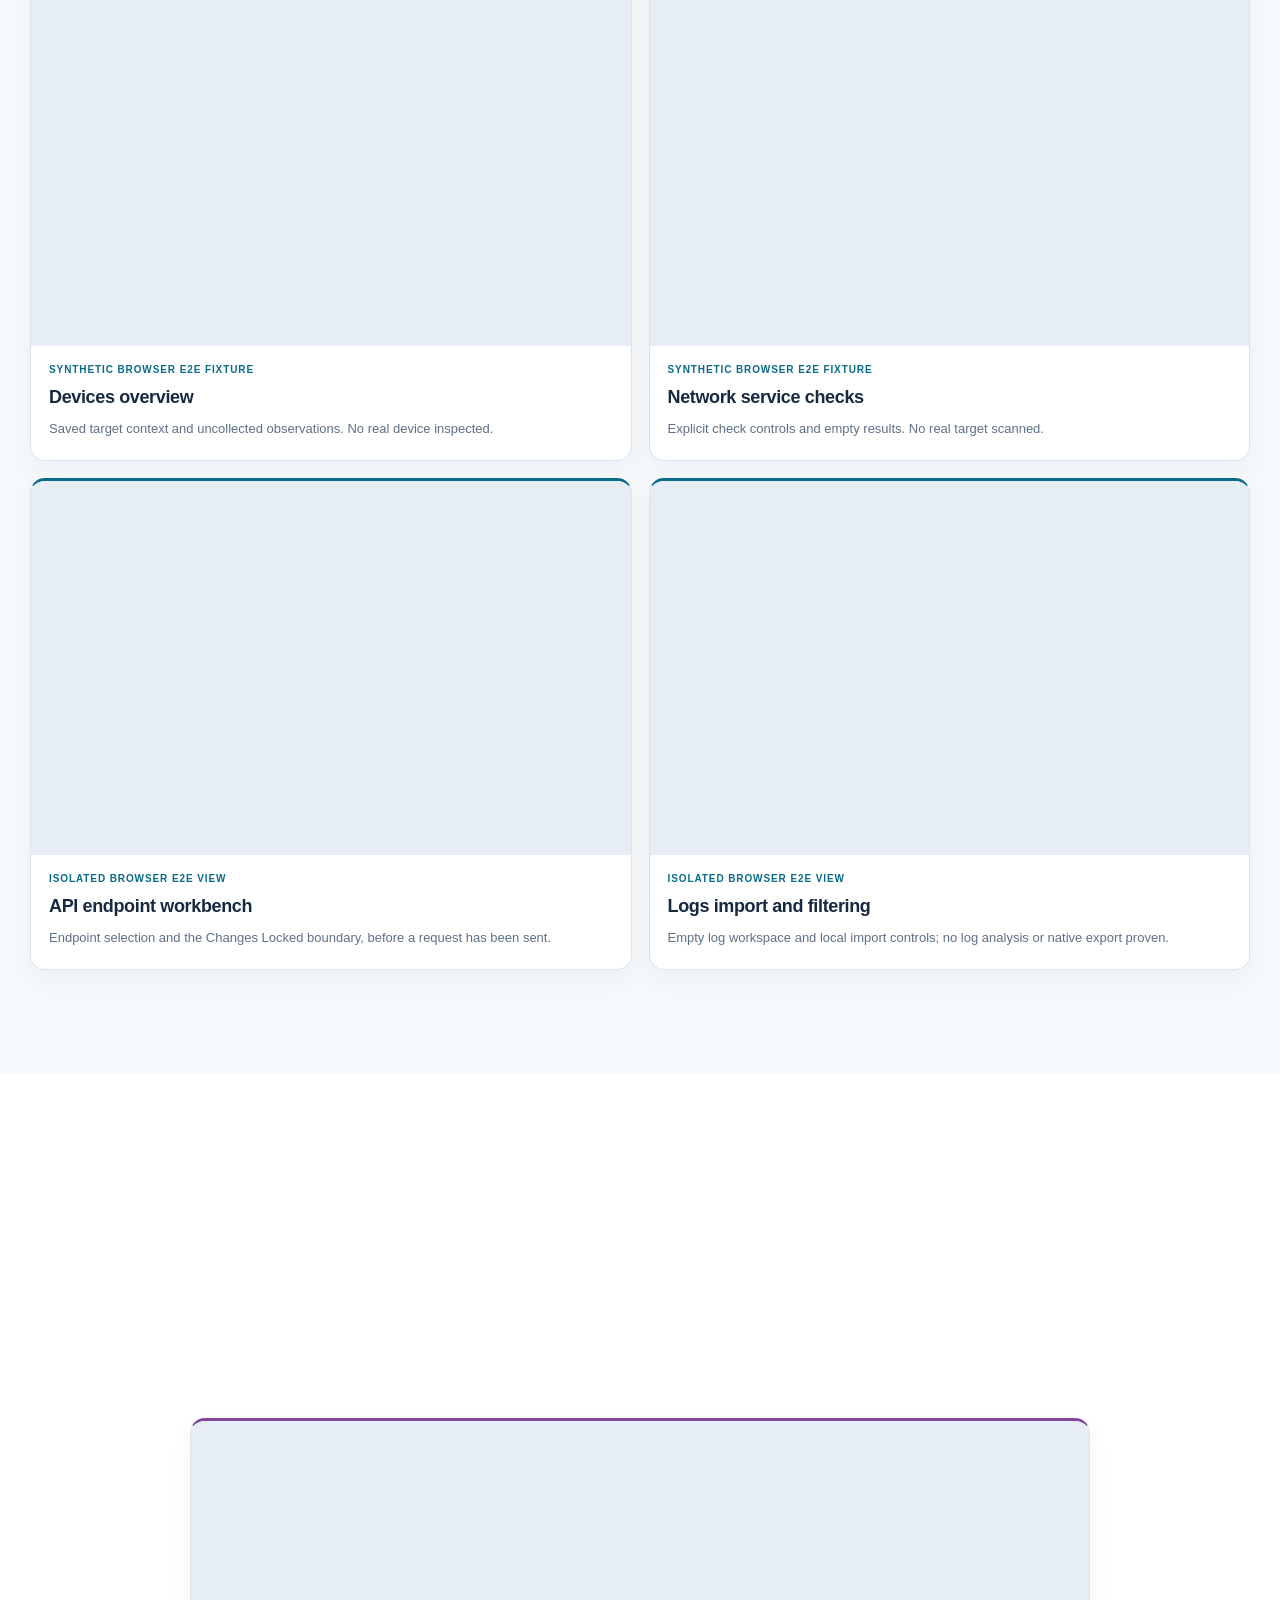
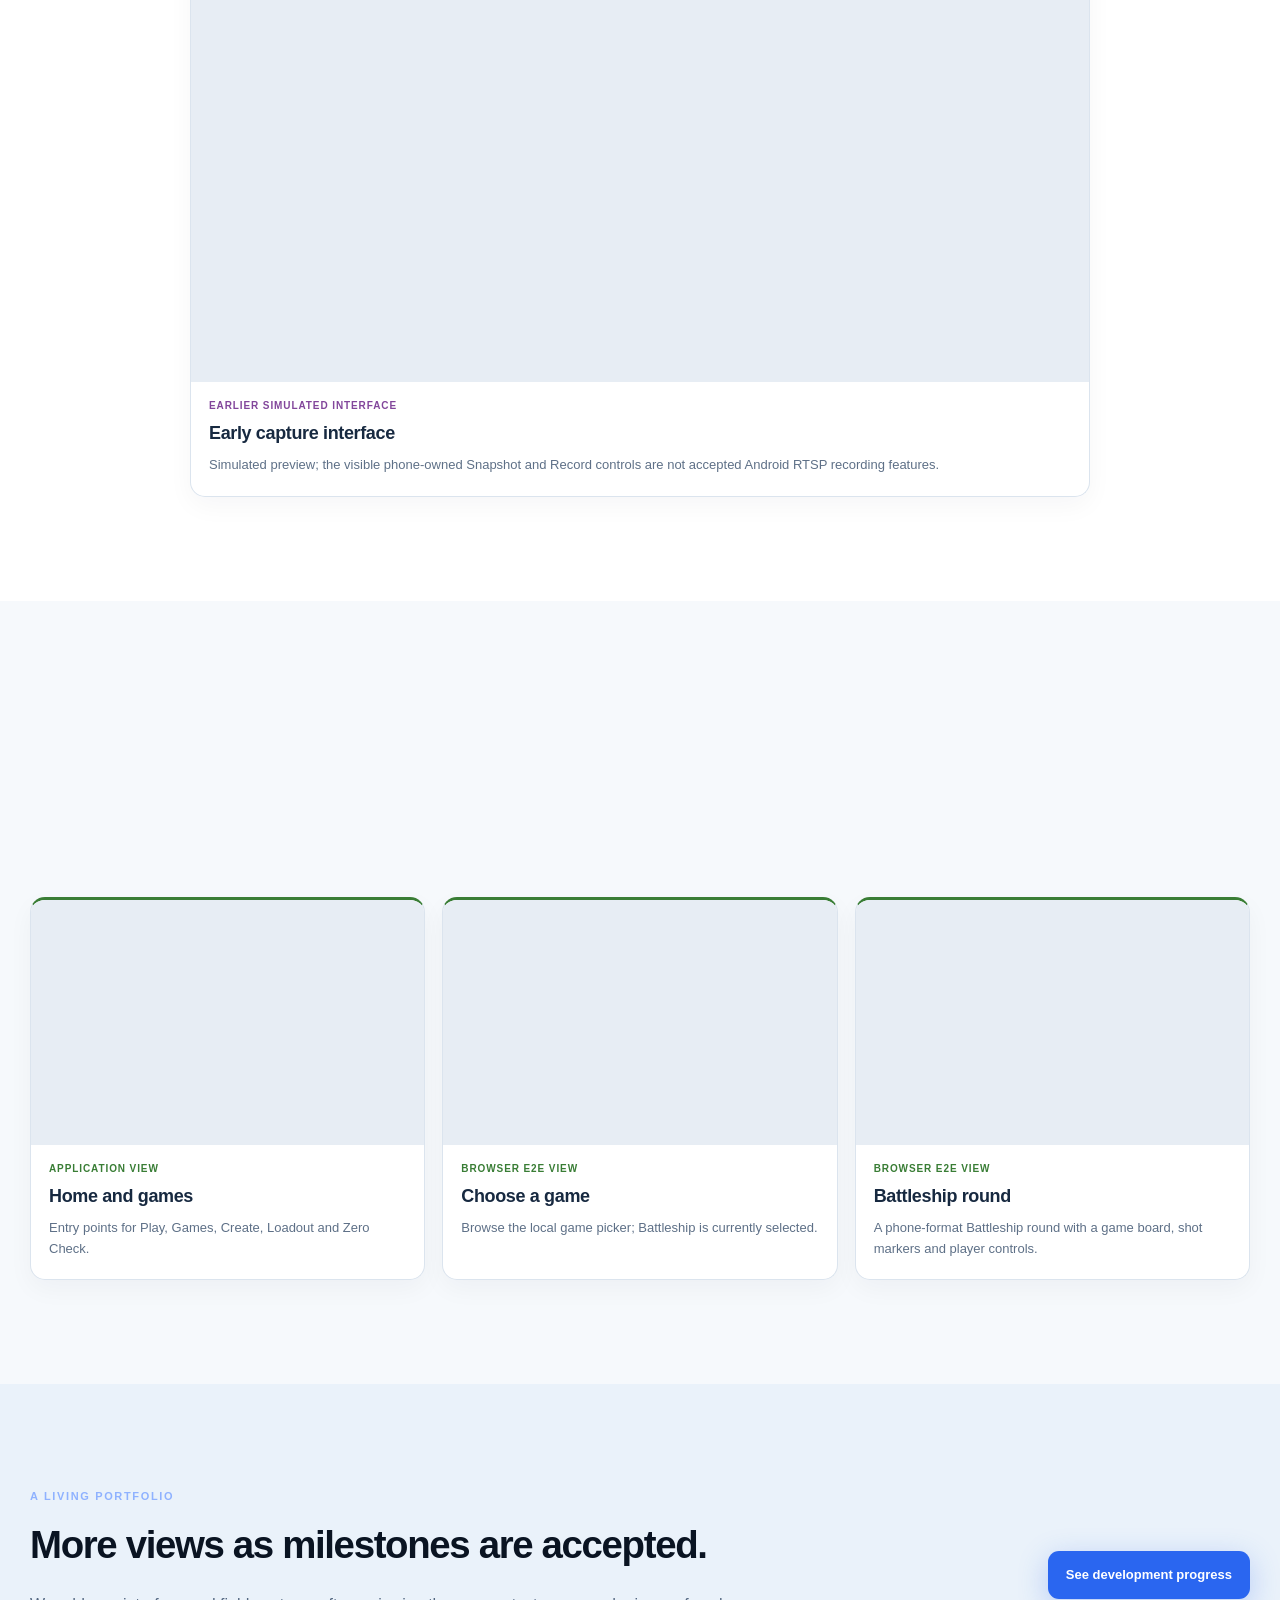
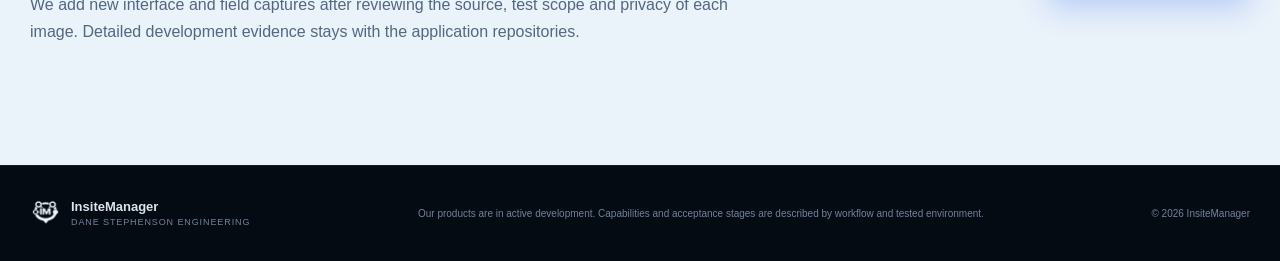
<file: gallery.html>
<!doctype html>
<html lang="en">
<head>
  <meta charset="utf-8" />
  <meta name="viewport" content="width=device-width, initial-scale=1" />
  <meta name="theme-color" content="#071323" />
  <meta http-equiv="Content-Security-Policy" content="default-src 'self'; img-src 'self' data:; style-src 'self'; script-src 'self'; object-src 'none'; base-uri 'none'; form-action 'none'; upgrade-insecure-requests" />
  <meta name="description" content="Explore the InsiteManager product portfolio through real application screenshots and curated development previews of Insite Manager, Insite Tools, Sawyer and Ronin Range." />
  <meta name="robots" content="index,follow,max-image-preview:large" />
  <link rel="canonical" href="https://insitemanager.com/gallery.html" />
  <link rel="icon" href="favicon.ico" sizes="any" />
  <link rel="apple-touch-icon" href="apple-touch-icon.png" />
  <link rel="stylesheet" href="assets/site.css" />
  <meta property="og:type" content="website" />
  <meta property="og:title" content="Product Screenshots — InsiteManager" />
  <meta property="og:description" content="Selected product screenshots and development previews from Insite Manager, Insite Tools, Sawyer and Ronin Range." />
  <meta property="og:url" content="https://insitemanager.com/gallery.html" />
  <meta property="og:image" content="https://insitemanager.com/assets/og-insitemanager.jpg" />
  <meta name="twitter:card" content="summary_large_image" />
  <meta name="twitter:title" content="Product Screenshots — InsiteManager" />
  <meta name="twitter:description" content="Selected product screenshots and development previews from Insite Manager, Insite Tools, Sawyer and Ronin Range." />
  <meta name="twitter:image" content="https://insitemanager.com/assets/og-insitemanager.jpg" />
  <title>Product Screenshots — InsiteManager</title>
</head>
<body>
  <a class="skip-link" href="#main">Skip to content</a>
  <header class="site-header" data-header>
    <div class="shell header-inner">
      <a class="brand" href="index.html" aria-label="InsiteManager home">
        <img src="assets/icons/insitemanager-mark-dark.png" alt="" width="44" height="44" />
        <span class="brand-copy"><strong>InsiteManager</strong><small>Dane Stephenson Engineering</small></span>
      </a>
      <nav class="desktop-nav portfolio-nav" aria-label="Primary navigation">
        <a href="products/insite-manager.html">Insite Manager</a>
        <a href="products/insite-tools.html">Insite Tools</a>
        <a href="products/sawyer.html">Sawyer</a>
        <a href="products/ronin-range.html">Ronin Range</a>
        <a href="privacy-security.html">Privacy &amp; Security</a>
        <a href="progress.html">Progress</a>
      </nav>
      <button class="menu-button" type="button" aria-label="Open navigation" aria-expanded="false" aria-controls="mobile-navigation" data-menu-button>
        <span></span><span></span><span></span>
      </button>
    </div>
    <nav class="mobile-nav" id="mobile-navigation" aria-label="Mobile navigation" data-mobile-nav>
        <a href="products/insite-manager.html">Insite Manager</a>
        <a href="products/insite-tools.html">Insite Tools</a>
        <a href="products/sawyer.html">Sawyer</a>
        <a href="products/ronin-range.html">Ronin Range</a>
        <a href="privacy-security.html">Privacy &amp; Security</a>
        <a href="progress.html">Progress</a>
    </nav>
  </header>
  <main id="main" class="visual-gallery-page">
  <section class="support-hero visual-gallery-hero" data-product="progress">
    <div class="shell support-hero-inner reveal">
      <div class="product-overline"><svg class="lucide-icon" aria-hidden="true" viewBox="0 0 24 24" fill="none" stroke="currentColor" stroke-width="1.8" stroke-linecap="round" stroke-linejoin="round"><path d="M14 4h-4l-2 3H4a2 2 0 0 0-2 2v9a2 2 0 0 0 2 2h16a2 2 0 0 0 2-2V9a2 2 0 0 0-2-2h-4z"/><circle cx="12" cy="13" r="3"/></svg> <span>Product screenshots</span></div>
      <h1>The products, in pictures.</h1>
      <p>Explore product interfaces from planning to field video and games. Captions identify browser tests and simulated previews; screenshots alone do not establish field acceptance.</p>
    </div>
  </section>
  <nav class="visual-gallery-jump" aria-label="Jump to a product gallery">
    <div class="shell visual-gallery-jump-inner">
      <a href="#manager">Insite Manager</a>
      <a href="#tools">Insite Tools</a>
      <a href="#sawyer">Sawyer</a>
      <a href="#ronin">Ronin Range</a>
    </div>
  </nav>
  <section class="section visual-showcase " id="manager" data-product="manager" aria-labelledby="gallery-manager-heading">
    <div class="shell">
      <div class="visual-showcase-header reveal">
        <div>
          <div class="kicker">Insite Manager</div>
          <h2 id="gallery-manager-heading">From planning to project context.</h2>
          <p>Designer brings maps, measurements and engineering decisions into a single project workspace. These images show the established planning experience.</p>
        </div>
        <a class="text-link" href="products/insite-manager.html">Explore Insite Manager <span aria-hidden="true">→</span></a>
      </div>
      <div class="visual-showcase-grid ">
      <figure class="visual-shot ">
        <a class="image-button" data-lightbox="assets/images/designer-workspace.webp" data-caption="Project workspace — Map planning and project context in one view." aria-label="Enlarge: Project workspace" href="assets/images/designer-workspace.webp">
          <span class="visual-shot-frame"><img src="assets/images/designer-workspace.webp" alt="Designer interface with project rail, camera planning controls and map view" width="1800" height="831" loading="lazy" decoding="async" /><span class="zoom-label">View screenshot</span></span>
        </a>
        <figcaption><span class="visual-shot-kind">Designer capture</span><strong>Project workspace</strong><p>Map planning and project context in one view.</p></figcaption>
      </figure>
<figure id="shot-designer-measurement" class="visual-shot ">
        <a class="image-button" data-lightbox="assets/images/designer-measurement.webp" data-caption="Map and measurement — Camera locations, measurements and coverage within a site plan." aria-label="Enlarge: Map and measurement" href="assets/images/designer-measurement.webp">
          <span class="visual-shot-frame"><img src="assets/images/designer-measurement.webp" alt="Designer map screen with camera coverage points and measurement controls" width="1800" height="829" loading="lazy" decoding="async" /><span class="zoom-label">View screenshot</span></span>
        </a>
        <figcaption><span class="visual-shot-kind">Designer capture</span><strong>Map and measurement</strong><p>Camera locations, measurements and coverage within a site plan.</p></figcaption>
      </figure>
<figure class="visual-shot ">
        <a class="image-button" data-lightbox="assets/images/bom-planning.webp" data-caption="Engineering review — Planning estimates and bill-of-materials context." aria-label="Enlarge: Engineering review" href="assets/images/bom-planning.webp">
          <span class="visual-shot-frame"><img src="assets/images/bom-planning.webp" alt="Designer engineering and bill of materials planning view" width="902" height="788" loading="lazy" decoding="async" /><span class="zoom-label">View screenshot</span></span>
        </a>
        <figcaption><span class="visual-shot-kind">Designer capture</span><strong>Engineering review</strong><p>Planning estimates and bill-of-materials context.</p></figcaption>
      </figure>
      </div>
    </div>
  </section>
  <section class="section visual-showcase visual-showcase-alt" id="tools" data-product="tools" aria-labelledby="gallery-tools-heading">
    <div class="shell">
      <div class="visual-showcase-header reveal">
        <div>
          <div class="kicker">Insite Tools</div>
          <h2 id="gallery-tools-heading">Understand the device before changing it.</h2>
          <p>Devices, Network, API and Logs are shown with isolated browser-test fixtures. The synthetic target is not a real device scan; empty API and Logs views are not evidence that a request was sent or a file exported.</p>
        </div>
        <a class="text-link" href="products/insite-tools.html">Explore Insite Tools <span aria-hidden="true">→</span></a>
      </div>
      <div class="visual-showcase-grid visual-showcase-grid-two">
      <figure id="shot-tools-devices-overview" class="visual-shot">
        <a class="image-button" data-lightbox="assets/images/e2e-tools-devices-overview.webp" data-caption="Devices overview — Synthetic browser E2E fixture with uncollected evidence; no physical device inspected." aria-label="Enlarge: Devices overview test fixture" href="assets/images/e2e-tools-devices-overview.webp">
          <span class="visual-shot-frame"><img src="assets/images/e2e-tools-devices-overview.webp" alt="Synthetic Insite Tools Devices screen showing a fixture camera and uncollected qualification evidence" width="1440" height="1000" loading="lazy" decoding="async" /><span class="zoom-label">View screenshot</span></span>
        </a>
        <figcaption><span class="visual-shot-kind">Synthetic browser E2E fixture</span><strong>Devices overview</strong><p>Saved target context and uncollected observations. No real device inspected.</p></figcaption>
      </figure>
      <figure id="shot-tools-network-services" class="visual-shot">
        <a class="image-button" data-lightbox="assets/images/e2e-tools-network-services.webp" data-caption="Network services — Synthetic browser E2E fixture; no real target scanned or qualification completed." aria-label="Enlarge: Network services test fixture" href="assets/images/e2e-tools-network-services.webp">
          <span class="visual-shot-frame"><img src="assets/images/e2e-tools-network-services.webp" alt="Synthetic Insite Tools Network screen with NTP and TCP check controls, and no check results" width="1440" height="1000" loading="lazy" decoding="async" /><span class="zoom-label">View screenshot</span></span>
        </a>
        <figcaption><span class="visual-shot-kind">Synthetic browser E2E fixture</span><strong>Network service checks</strong><p>Explicit check controls and empty results. No real target scanned.</p></figcaption>
      </figure>
      <figure id="shot-tools-api-workbench" class="visual-shot">
        <a class="image-button" data-lightbox="assets/images/e2e-tools-api-workbench.webp" data-caption="API endpoint workbench — Endpoint selection and the Changes Locked boundary, before a request has been sent." aria-label="Enlarge: API endpoint workbench" href="assets/images/e2e-tools-api-workbench.webp">
          <span class="visual-shot-frame"><img src="assets/images/e2e-tools-api-workbench.webp" alt="Insite Tools browser test showing categories and API endpoints, an empty response area, and Changes Locked status" width="1440" height="1000" loading="lazy" decoding="async" /><span class="zoom-label">View screenshot</span></span>
        </a>
        <figcaption><span class="visual-shot-kind">Isolated browser E2E view</span><strong>API endpoint workbench</strong><p>Endpoint selection and the Changes Locked boundary, before a request has been sent.</p></figcaption>
      </figure>
      <figure id="shot-tools-logs-empty" class="visual-shot">
        <a class="image-button" data-lightbox="assets/images/e2e-tools-logs-empty.webp" data-caption="Logs workspace — Isolated browser E2E view with no logs imported; not a native file-export acceptance test." aria-label="Enlarge: Empty Logs workspace" href="assets/images/e2e-tools-logs-empty.webp">
          <span class="visual-shot-frame"><img src="assets/images/e2e-tools-logs-empty.webp" alt="Insite Tools Logs browser test showing import controls and an empty zero-entry results view" width="1440" height="1000" loading="lazy" decoding="async" /><span class="zoom-label">View screenshot</span></span>
        </a>
        <figcaption><span class="visual-shot-kind">Isolated browser E2E view</span><strong>Logs import and filtering</strong><p>Empty log workspace and local import controls; no log analysis or native export proven.</p></figcaption>
      </figure>
      </div>
    </div>
  </section>
  <section class="section visual-showcase " id="sawyer" data-product="sawyer" aria-labelledby="gallery-sawyer-heading">
    <div class="shell">
      <div class="visual-showcase-header reveal">
        <div>
          <div class="kicker">Sawyer</div>
          <h2 id="gallery-sawyer-heading">Field video built around private networks.</h2>
          <p>Sawyer helps action-camera users, riders, campers and field teams view compatible cameras over private networks. This is an earlier simulated interface, not a capture from the documented Galaxy S21 Live / Field View checks.</p>
        </div>
        <a class="text-link" href="products/sawyer.html">Explore Sawyer <span aria-hidden="true">→</span></a>
      </div>
      <div class="visual-showcase-grid visual-showcase-grid-single">
      <figure id="shot-sawyer-early-preview" class="visual-shot ">
        <a class="image-button" data-lightbox="assets/images/sawyer-capture.webp" data-caption="Early capture interface — Simulated preview; the visible phone-owned Snapshot and Record controls are not accepted Android RTSP recording features." aria-label="Enlarge: Early capture interface" href="assets/images/sawyer-capture.webp">
          <span class="visual-shot-frame"><img src="assets/images/sawyer-capture.webp" alt="Earlier Sawyer simulated field video preview with capture controls" width="1440" height="900" loading="lazy" decoding="async" /><span class="zoom-label">View screenshot</span></span>
        </a>
        <figcaption><span class="visual-shot-kind">Earlier simulated interface</span><strong>Early capture interface</strong><p>Simulated preview; the visible phone-owned Snapshot and Record controls are not accepted Android RTSP recording features.</p></figcaption>
      </figure>
      </div>
    </div>
  </section>
  <section class="section visual-showcase visual-showcase-alt" id="ronin" data-product="ronin" aria-labelledby="gallery-ronin-heading">
    <div class="shell">
      <div class="visual-showcase-header reveal">
        <div>
          <div class="kicker">Ronin Range</div>
          <h2 id="gallery-ronin-heading">Play, practice and keep score.</h2>
          <p>Ronin Range combines local games, target scoring and equipment context in a familiar mobile-friendly interface. Explore the home screen, choose a game and see a Battleship round on a phone-sized interface. The <a href="products/ronin-range.html#targets">printed target collection</a> shows the companion paper designs.</p>
        </div>
        <a class="text-link" href="products/ronin-range.html">Explore Ronin Range <span aria-hidden="true">→</span></a>
      </div>
      <div class="visual-showcase-grid">
      <figure class="visual-shot ">
        <a class="image-button" data-lightbox="assets/images/ronin-range-home.webp" data-caption="Home and games — Entry points for Play, Games, Create, Loadout and Zero Check." aria-label="Enlarge: Home and games" href="assets/images/ronin-range-home.webp">
          <span class="visual-shot-frame"><img src="assets/images/ronin-range-home.webp" alt="Ronin Range light-theme home screen with Play, Games, Create, Loadout, Zero Check" width="1440" height="900" loading="lazy" decoding="async" /><span class="zoom-label">View screenshot</span></span>
        </a>
        <figcaption><span class="visual-shot-kind">Application view</span><strong>Home and games</strong><p>Entry points for Play, Games, Create, Loadout and Zero Check.</p></figcaption>
      </figure>
<figure class="visual-shot visual-shot-portrait">
        <a class="image-button" data-lightbox="assets/images/e2e-ronin-games-picker.webp" data-caption="Choose a game — Browse the local game picker; Battleship is currently selected." aria-label="Enlarge: Choose a game" href="assets/images/e2e-ronin-games-picker.webp">
          <span class="visual-shot-frame"><img src="assets/images/e2e-ronin-games-picker.webp" alt="Ronin Range phone game picker with Battleship selected" width="360" height="780" loading="lazy" decoding="async" /><span class="zoom-label">View screenshot</span></span>
        </a>
        <figcaption><span class="visual-shot-kind">Browser E2E view</span><strong>Choose a game</strong><p>Browse the local game picker; Battleship is currently selected.</p></figcaption>
      </figure>
<figure id="shot-ronin-battleship" class="visual-shot visual-shot-portrait">
        <a class="image-button" data-lightbox="assets/images/e2e-ronin-battleship-round.webp" data-caption="Battleship round — A phone-format Battleship round with a game board, shot markers and player controls." aria-label="Enlarge: Battleship round" href="assets/images/e2e-ronin-battleship-round.webp">
          <span class="visual-shot-frame"><img src="assets/images/e2e-ronin-battleship-round.webp" alt="Ronin Range mobile Battleship score board with shot markers and round controls" width="360" height="780" loading="lazy" decoding="async" /><span class="zoom-label">View screenshot</span></span>
        </a>
        <figcaption><span class="visual-shot-kind">Browser E2E view</span><strong>Battleship round</strong><p>A phone-format Battleship round with a game board, shot markers and player controls.</p></figcaption>
      </figure>
      </div>
    </div>
  </section>
  <section class="section visual-gallery-last" aria-labelledby="visual-gallery-next-heading">
    <div class="shell visual-gallery-last-inner">
      <div><div class="kicker">A living portfolio</div><h2 id="visual-gallery-next-heading">More views as milestones are accepted.</h2><p>We add new interface and field captures after reviewing the source, test scope and privacy of each image. Detailed development evidence stays with the application repositories.</p></div>
      <a class="button button-primary" href="progress.html">See development progress</a>
    </div>
  </section>
</main>
  <footer class="site-footer">
    <div class="shell footer-inner">
      <div class="footer-brand">
        <img src="assets/icons/insitemanager-mark-dark.png" alt="" width="34" height="34" />
        <span><strong>InsiteManager</strong><small>Dane Stephenson Engineering</small></span>
      </div>
      <p>Our products are in active development. Capabilities and acceptance stages are described by workflow and tested environment.</p>
      <span class="copyright">© <span data-year></span> InsiteManager</span>
    </div>
  </footer>
  <dialog class="lightbox" data-lightbox-dialog aria-label="Screenshot viewer">
    <div class="lightbox-content">
      <div class="lightbox-frame">
        <img alt="" data-lightbox-image />
        <button class="lightbox-close" type="button" aria-label="Close screenshot viewer" data-lightbox-close>×</button>
      </div>
      <p data-lightbox-caption></p>
      <a class="lightbox-original" data-lightbox-original="" href="" target="_blank" rel="noopener noreferrer">Open original image in a new tab <span aria-hidden="true">↗</span></a>
    </div>
  </dialog>
  <script src="assets/site.js" defer></script>
</body>
</html>
</file>
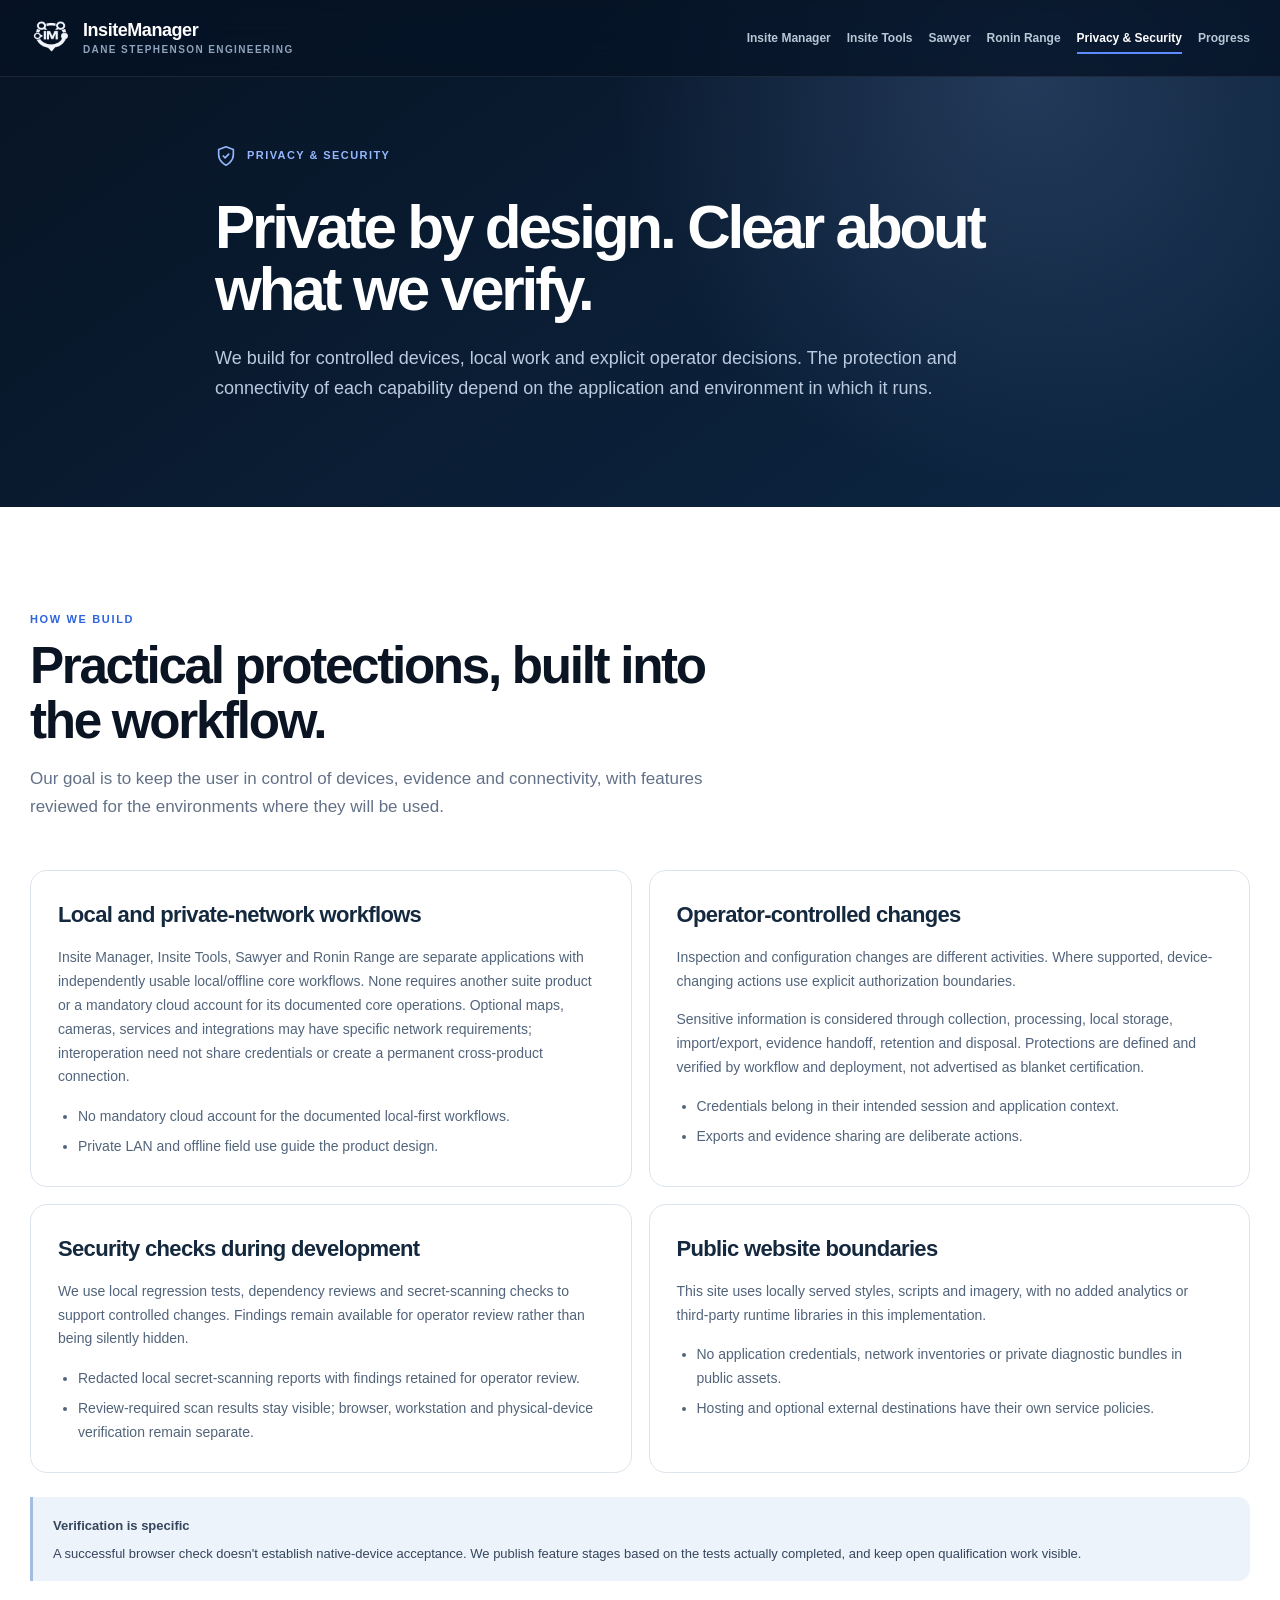
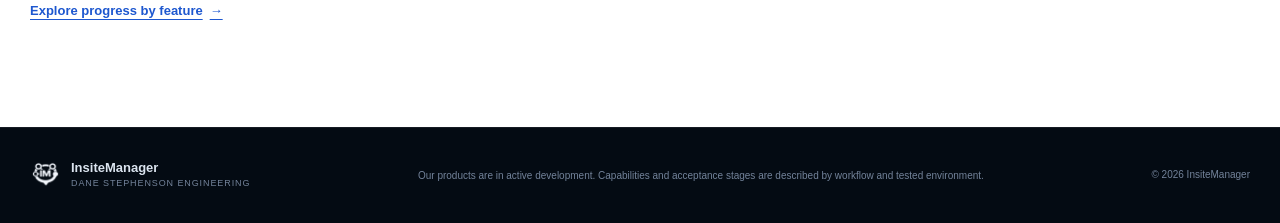
<file: privacy-security.html>
<!doctype html>
<html lang="en">
<head>
  <meta charset="utf-8" />
  <meta name="viewport" content="width=device-width, initial-scale=1" />
  <meta name="theme-color" content="#071323" />
  <meta http-equiv="Content-Security-Policy" content="default-src 'self'; img-src 'self' data:; style-src 'self'; script-src 'self'; object-src 'none'; base-uri 'none'; form-action 'none'; upgrade-insecure-requests" />
  <meta name="description" content="How InsiteManager products approach local-first workflows, operator-controlled changes, privacy boundaries and scoped security checks." />
  <meta name="robots" content="index,follow,max-image-preview:large" />
  <link rel="canonical" href="https://insitemanager.com/privacy-security.html" />
  <link rel="icon" href="favicon.ico" sizes="any" />
  <link rel="apple-touch-icon" href="apple-touch-icon.png" />
  <link rel="stylesheet" href="assets/site.css" />
  <meta property="og:type" content="website" />
  <meta property="og:title" content="Privacy &amp; Security — InsiteManager Products" />
  <meta property="og:description" content="How InsiteManager products approach local-first workflows, operator-controlled changes, privacy boundaries and scoped security checks." />
  <meta property="og:url" content="https://insitemanager.com/privacy-security.html" />
  <meta property="og:image" content="https://insitemanager.com/assets/og-insitemanager.jpg" />
  <meta name="twitter:card" content="summary_large_image" />
  <meta name="twitter:title" content="Privacy &amp; Security — InsiteManager Products" />
  <meta name="twitter:description" content="How InsiteManager products approach local-first workflows, operator-controlled changes, privacy boundaries and scoped security checks." />
  <meta name="twitter:image" content="https://insitemanager.com/assets/og-insitemanager.jpg" />
  <title>Privacy &amp; Security — InsiteManager Products</title>
</head>
<body>
  <a class="skip-link" href="#main">Skip to content</a>
  <header class="site-header" data-header>
    <div class="shell header-inner">
      <a class="brand" href="index.html" aria-label="InsiteManager home">
        <img src="assets/icons/insitemanager-mark-dark.png" alt="" width="44" height="44" />
        <span class="brand-copy"><strong>InsiteManager</strong><small>Dane Stephenson Engineering</small></span>
      </a>
      <nav class="desktop-nav portfolio-nav" aria-label="Primary navigation">
        <a href="products/insite-manager.html">Insite Manager</a>
        <a href="products/insite-tools.html">Insite Tools</a>
        <a href="products/sawyer.html">Sawyer</a>
        <a href="products/ronin-range.html">Ronin Range</a>
        <a href="privacy-security.html" aria-current="page">Privacy &amp; Security</a>
        <a href="progress.html">Progress</a>
      </nav>
      <button class="menu-button" type="button" aria-label="Open navigation" aria-expanded="false" aria-controls="mobile-navigation" data-menu-button>
        <span></span><span></span><span></span>
      </button>
    </div>
    <nav class="mobile-nav" id="mobile-navigation" aria-label="Mobile navigation" data-mobile-nav>
        <a href="products/insite-manager.html">Insite Manager</a>
        <a href="products/insite-tools.html">Insite Tools</a>
        <a href="products/sawyer.html">Sawyer</a>
        <a href="products/ronin-range.html">Ronin Range</a>
        <a href="privacy-security.html" aria-current="page">Privacy &amp; Security</a>
        <a href="progress.html">Progress</a>
    </nav>
  </header>
  <main id="main">
    <section class="support-hero" data-product="privacy"><div class="shell support-hero-inner reveal">
      <div class="product-overline"><svg class="lucide-icon " aria-hidden="true" viewBox="0 0 24 24" fill="none" stroke="currentColor" stroke-width="1.8" stroke-linecap="round" stroke-linejoin="round"><path d="M12 22s8-4 8-11V5l-8-3-8 3v6c0 7 8 11 8 11Z"/><path d="m9 12 2 2 4-4"/></svg> <span>Privacy &amp; Security</span></div>
      <h1>Private by design. Clear about what we verify.</h1>
      <p>We build for controlled devices, local work and explicit operator decisions. The protection and connectivity of each capability depend on the application and environment in which it runs.</p>
    </div></section>
    <section class="section" aria-labelledby="privacy-practices"><div class="shell">
      <div class="section-heading"><div class="kicker">How we build</div><h2 id="privacy-practices">Practical protections, built into the workflow.</h2><p>Our goal is to keep the user in control of devices, evidence and connectivity, with features reviewed for the environments where they will be used.</p></div>
      <div class="product-principles">
        <article><h3>Local and private-network workflows</h3><p>Insite Manager, Insite Tools, Sawyer and Ronin Range are separate applications with independently usable local/offline core workflows. None requires another suite product or a mandatory cloud account for its documented core operations. Optional maps, cameras, services and integrations may have specific network requirements; interoperation need not share credentials or create a permanent cross-product connection.</p><ul><li>No mandatory cloud account for the documented local-first workflows.</li><li>Private LAN and offline field use guide the product design.</li></ul></article>
        <article><h3>Operator-controlled changes</h3><p>Inspection and configuration changes are different activities. Where supported, device-changing actions use explicit authorization boundaries.</p><p>Sensitive information is considered through collection, processing, local storage, import/export, evidence handoff, retention and disposal. Protections are defined and verified by workflow and deployment, not advertised as blanket certification.</p><ul><li>Credentials belong in their intended session and application context.</li><li>Exports and evidence sharing are deliberate actions.</li></ul></article>
        <article><h3>Security checks during development</h3><p>We use local regression tests, dependency reviews and secret-scanning checks to support controlled changes. Findings remain available for operator review rather than being silently hidden.</p><ul><li>Redacted local secret-scanning reports with findings retained for operator review.</li><li>Review-required scan results stay visible; browser, workstation and physical-device verification remain separate.</li></ul></article>
        <article><h3>Public website boundaries</h3><p>This site uses locally served styles, scripts and imagery, with no added analytics or third-party runtime libraries in this implementation.</p><ul><li>No application credentials, network inventories or private diagnostic bundles in public assets.</li><li>Hosting and optional external destinations have their own service policies.</li></ul></article>
      </div>
      <div class="product-platform-note"><strong>Verification is specific</strong><p>A successful browser check doesn't establish native-device acceptance. We publish feature stages based on the tests actually completed, and keep open qualification work visible.</p></div>
      <a class="text-link" href="progress.html">Explore progress by feature <span aria-hidden="true">→</span></a>
    </div></section>
  </main>
  <footer class="site-footer">
    <div class="shell footer-inner">
      <div class="footer-brand">
        <img src="assets/icons/insitemanager-mark-dark.png" alt="" width="34" height="34" />
        <span><strong>InsiteManager</strong><small>Dane Stephenson Engineering</small></span>
      </div>
      <p>Our products are in active development. Capabilities and acceptance stages are described by workflow and tested environment.</p>
      <span class="copyright">© <span data-year></span> InsiteManager</span>
    </div>
  </footer>
  <dialog class="lightbox" data-lightbox-dialog aria-label="Screenshot viewer">
    <div class="lightbox-content">
      <div class="lightbox-frame">
        <img alt="" data-lightbox-image />
        <button class="lightbox-close" type="button" aria-label="Close screenshot viewer" data-lightbox-close>×</button>
      </div>
      <p data-lightbox-caption></p>
      <a class="lightbox-original" data-lightbox-original="" href="" target="_blank" rel="noopener noreferrer">Open original image in a new tab <span aria-hidden="true">↗</span></a>
    </div>
  </dialog>
  <script src="assets/site.js" defer></script>
</body>
</html>
</file>
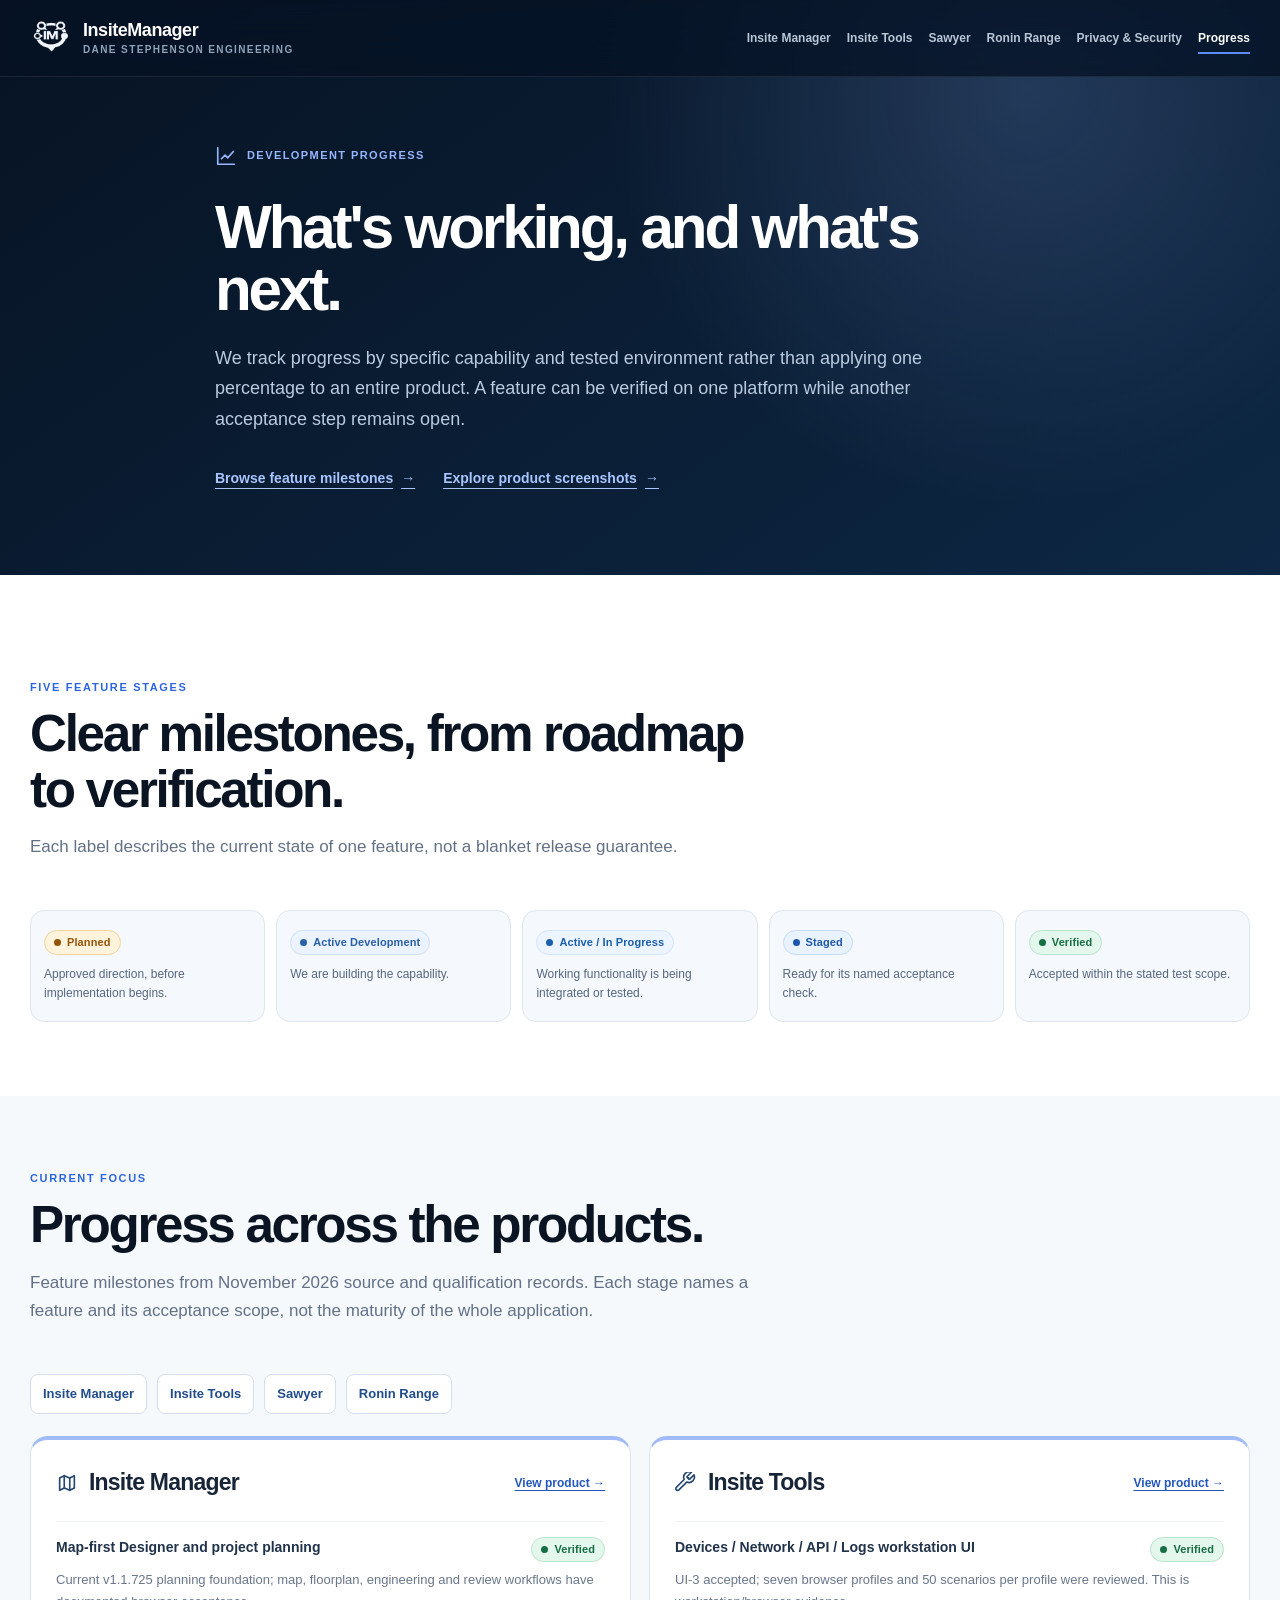
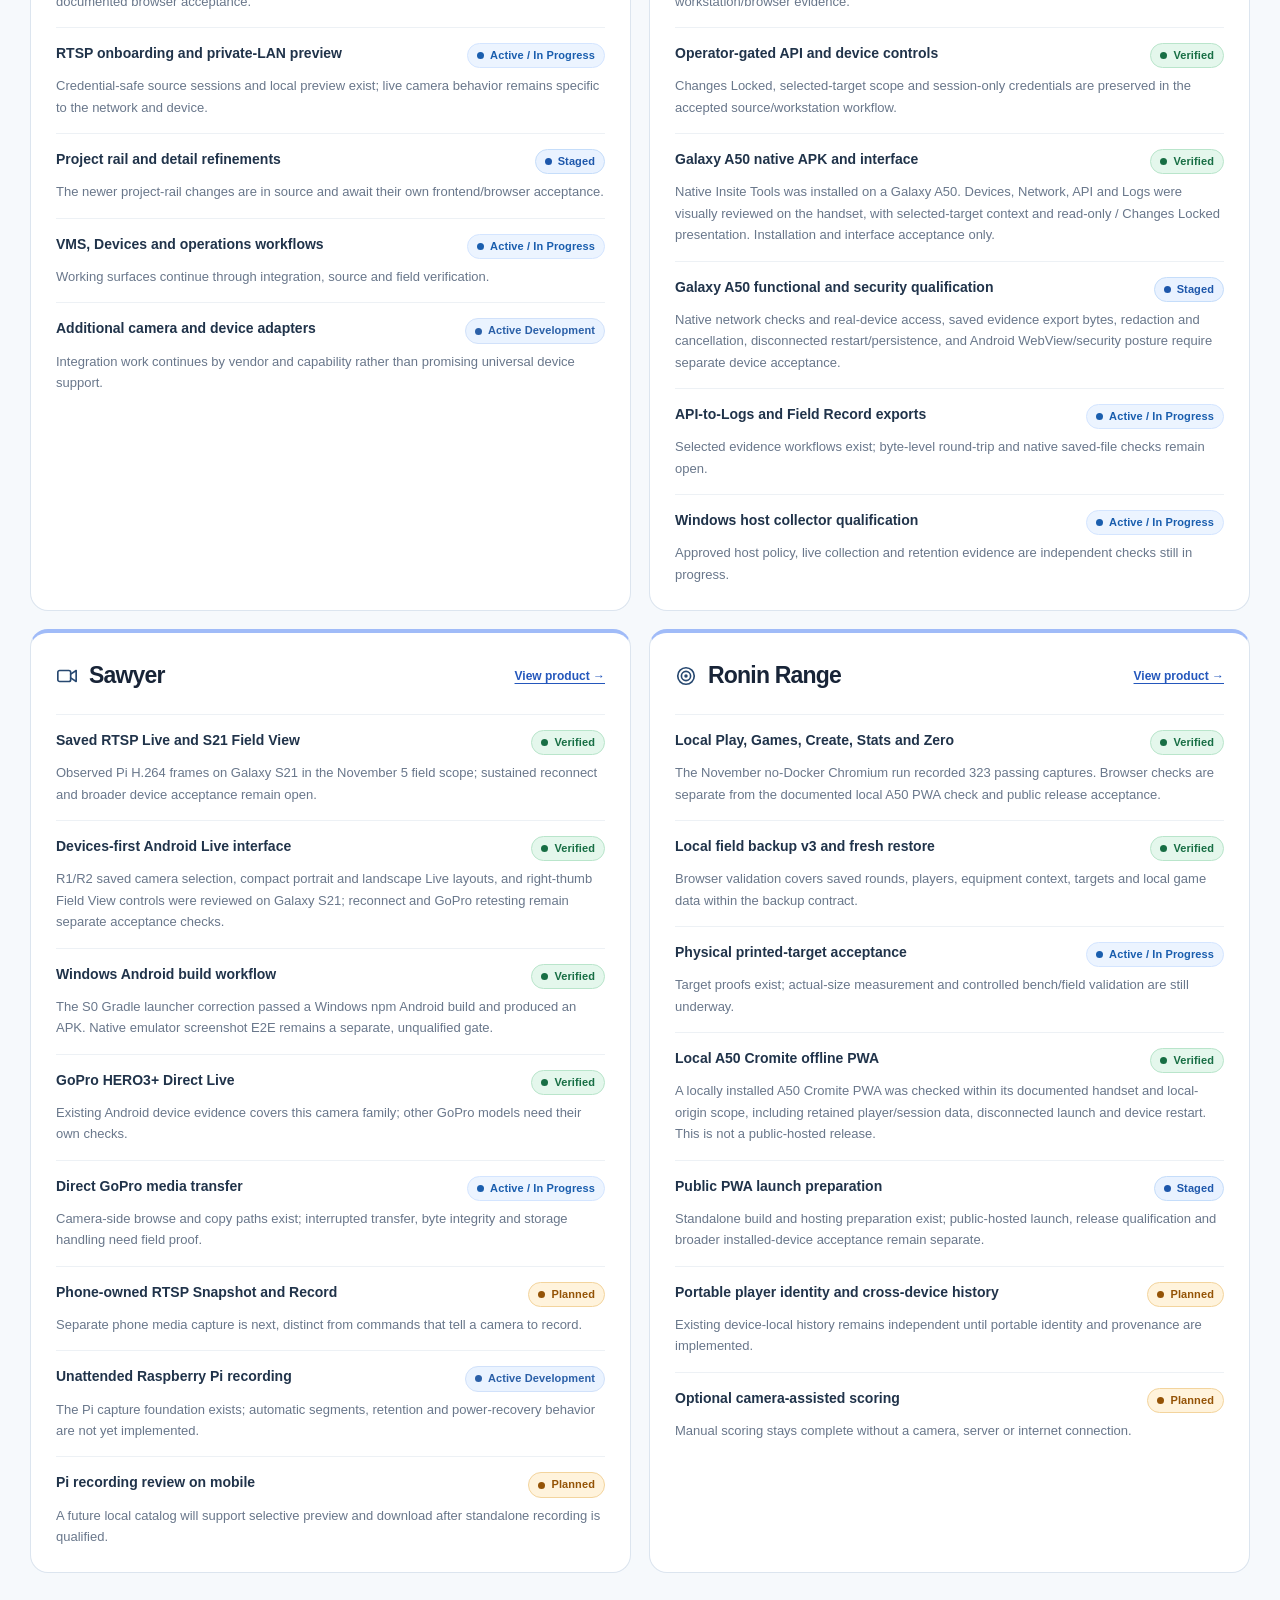
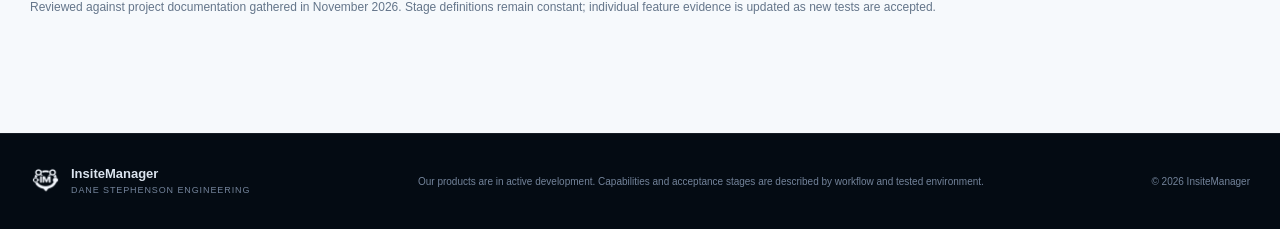
<file: progress.html>
<!doctype html>
<html lang="en">
<head>
  <meta charset="utf-8" />
  <meta name="viewport" content="width=device-width, initial-scale=1" />
  <meta name="theme-color" content="#071323" />
  <meta http-equiv="Content-Security-Policy" content="default-src 'self'; img-src 'self' data:; style-src 'self'; script-src 'self'; object-src 'none'; base-uri 'none'; form-action 'none'; upgrade-insecure-requests" />
  <meta name="description" content="Feature-by-feature progress for Insite Manager, Insite Tools, Sawyer and Ronin Range, with five clear development stages." />
  <meta name="robots" content="index,follow,max-image-preview:large" />
  <link rel="canonical" href="https://insitemanager.com/progress.html" />
  <link rel="icon" href="favicon.ico" sizes="any" />
  <link rel="apple-touch-icon" href="apple-touch-icon.png" />
  <link rel="stylesheet" href="assets/site.css" />
  <meta property="og:type" content="website" />
  <meta property="og:title" content="Development Progress — InsiteManager Products" />
  <meta property="og:description" content="Feature-by-feature progress for Insite Manager, Insite Tools, Sawyer and Ronin Range, with five clear development stages." />
  <meta property="og:url" content="https://insitemanager.com/progress.html" />
  <meta property="og:image" content="https://insitemanager.com/assets/og-insitemanager.jpg" />
  <meta name="twitter:card" content="summary_large_image" />
  <meta name="twitter:title" content="Development Progress — InsiteManager Products" />
  <meta name="twitter:description" content="Feature-by-feature progress for Insite Manager, Insite Tools, Sawyer and Ronin Range, with five clear development stages." />
  <meta name="twitter:image" content="https://insitemanager.com/assets/og-insitemanager.jpg" />
  <title>Development Progress — InsiteManager Products</title>
</head>
<body>
  <a class="skip-link" href="#main">Skip to content</a>
  <header class="site-header" data-header>
    <div class="shell header-inner">
      <a class="brand" href="index.html" aria-label="InsiteManager home">
        <img src="assets/icons/insitemanager-mark-dark.png" alt="" width="44" height="44" />
        <span class="brand-copy"><strong>InsiteManager</strong><small>Dane Stephenson Engineering</small></span>
      </a>
      <nav class="desktop-nav portfolio-nav" aria-label="Primary navigation">
        <a href="products/insite-manager.html">Insite Manager</a>
        <a href="products/insite-tools.html">Insite Tools</a>
        <a href="products/sawyer.html">Sawyer</a>
        <a href="products/ronin-range.html">Ronin Range</a>
        <a href="privacy-security.html">Privacy &amp; Security</a>
        <a href="progress.html" aria-current="page">Progress</a>
      </nav>
      <button class="menu-button" type="button" aria-label="Open navigation" aria-expanded="false" aria-controls="mobile-navigation" data-menu-button>
        <span></span><span></span><span></span>
      </button>
    </div>
    <nav class="mobile-nav" id="mobile-navigation" aria-label="Mobile navigation" data-mobile-nav>
        <a href="products/insite-manager.html">Insite Manager</a>
        <a href="products/insite-tools.html">Insite Tools</a>
        <a href="products/sawyer.html">Sawyer</a>
        <a href="products/ronin-range.html">Ronin Range</a>
        <a href="privacy-security.html">Privacy &amp; Security</a>
        <a href="progress.html" aria-current="page">Progress</a>
    </nav>
  </header>
  <main id="main">
    <section class="support-hero" data-product="progress"><div class="shell support-hero-inner reveal">
      <div class="product-overline"><svg class="lucide-icon " aria-hidden="true" viewBox="0 0 24 24" fill="none" stroke="currentColor" stroke-width="1.8" stroke-linecap="round" stroke-linejoin="round"><path d="M3 3v18h18"/><path d="m7 15 4-4 3 3 6-7"/></svg> <span>Development progress</span></div>
      <h1>What's working, and what's next.</h1>
      <p>We track progress by specific capability and tested environment rather than applying one percentage to an entire product. A feature can be verified on one platform while another acceptance step remains open.</p>
      <div class="progress-hero-actions">
        <a class="visual-gallery-hero-link" href="#catalog-heading">Browse feature milestones <span aria-hidden="true">→</span></a>
        <a class="visual-gallery-hero-link" href="gallery.html">Explore product screenshots <span aria-hidden="true">→</span></a>
      </div>
    </div></section>
    <section class="section progress-stage-section" aria-labelledby="stages-heading"><div class="shell">
      <div class="section-heading"><div class="kicker">Five feature stages</div><h2 id="stages-heading">Clear milestones, from roadmap to verification.</h2><p>Each label describes the current state of one feature, not a blanket release guarantee.</p></div>
      <div class="stage-legend">
        <div><span class="stage stage-planned">Planned</span><p>Approved direction, before implementation begins.</p></div>
        <div><span class="stage stage-development">Active Development</span><p>We are building the capability.</p></div>
        <div><span class="stage stage-in-progress">Active / In Progress</span><p>Working functionality is being integrated or tested.</p></div>
        <div><span class="stage stage-staged">Staged</span><p>Ready for its named acceptance check.</p></div>
        <div><span class="stage stage-verified">Verified</span><p>Accepted within the stated test scope.</p></div>
      </div>
    </div></section>
    <section class="section progress-catalog" aria-labelledby="catalog-heading"><div class="shell">
      <div class="section-heading"><div class="kicker">Current focus</div><h2 id="catalog-heading">Progress across the products.</h2><p>Feature milestones from November 2026 source and qualification records. Each stage names a feature and its acceptance scope, not the maturity of the whole application.</p></div>
      <nav class="progress-jump-links" aria-label="Jump to a product's milestones"><a href="#progress-insite-manager">Insite Manager</a><a href="#progress-insite-tools">Insite Tools</a><a href="#progress-sawyer">Sawyer</a><a href="#progress-ronin-range">Ronin Range</a></nav>
      <div class="cross-progress-grid"><section class="cross-progress-card" data-product="manager" id="progress-insite-manager"><div class="cross-progress-title"><svg aria-hidden="true" class="lucide-icon" fill="none" stroke="currentColor" stroke-linecap="round" stroke-linejoin="round" stroke-width="1.8" viewbox="0 0 24 24"><path d="M4 6.5 9 4l6 2.5L20 4v13.5L15 20l-6-2.5L4 20Z"></path><path d="M9 4v13.5M15 6.5V20"></path></svg><h2>Insite Manager</h2><a href="products/insite-manager.html">View product <span aria-hidden="true">→</span></a></div><ul><li id="milestone-manager-planning"><div class="progress-line"><strong>Map-first Designer and project planning</strong><span class="stage stage-verified">Verified</span></div><p>Current v1.1.725 planning foundation; map, floorplan, engineering and review workflows have documented browser acceptance.</p></li><li><div class="progress-line"><strong>RTSP onboarding and private-LAN preview</strong><span class="stage stage-in-progress">Active / In Progress</span></div><p>Credential-safe source sessions and local preview exist; live camera behavior remains specific to the network and device.</p></li><li><div class="progress-line"><strong>Project rail and detail refinements</strong><span class="stage stage-staged">Staged</span></div><p>The newer project-rail changes are in source and await their own frontend/browser acceptance.</p></li><li><div class="progress-line"><strong>VMS, Devices and operations workflows</strong><span class="stage stage-in-progress">Active / In Progress</span></div><p>Working surfaces continue through integration, source and field verification.</p></li><li><div class="progress-line"><strong>Additional camera and device adapters</strong><span class="stage stage-development">Active Development</span></div><p>Integration work continues by vendor and capability rather than promising universal device support.</p></li></ul></section><section class="cross-progress-card" data-product="tools" id="progress-insite-tools"><div class="cross-progress-title"><svg aria-hidden="true" class="lucide-icon" fill="none" stroke="currentColor" stroke-linecap="round" stroke-linejoin="round" stroke-width="1.8" viewbox="0 0 24 24"><path d="M14.7 6.3a1 1 0 0 0 1.4 1.4l4.6-4.6a6 6 0 0 1-7.9 7.9l-8.3 8.3a2 2 0 1 1-2.8-2.8l8.3-8.3a6 6 0 0 1 7.9-7.9l-4.6 4.6a1 1 0 0 0 1.4 1.4Z"></path></svg><h2>Insite Tools</h2><a href="products/insite-tools.html">View product <span aria-hidden="true">→</span></a></div><ul><li><div class="progress-line"><strong>Devices / Network / API / Logs workstation UI</strong><span class="stage stage-verified">Verified</span></div><p>UI-3 accepted; seven browser profiles and 50 scenarios per profile were reviewed. This is workstation/browser evidence.</p></li><li id="milestone-tools-operator-controls"><div class="progress-line"><strong>Operator-gated API and device controls</strong><span class="stage stage-verified">Verified</span></div><p>Changes Locked, selected-target scope and session-only credentials are preserved in the accepted source/workstation workflow.</p></li><li id="milestone-tools-a50-interface"><div class="progress-line"><strong>Galaxy A50 native APK and interface</strong><span class="stage stage-verified">Verified</span></div><p>Native Insite Tools was installed on a Galaxy A50. Devices, Network, API and Logs were visually reviewed on the handset, with selected-target context and read-only / Changes Locked presentation. Installation and interface acceptance only.</p></li><li id="milestone-tools-a50-qualification"><div class="progress-line"><strong>Galaxy A50 functional and security qualification</strong><span class="stage stage-staged">Staged</span></div><p>Native network checks and real-device access, saved evidence export bytes, redaction and cancellation, disconnected restart/persistence, and Android WebView/security posture require separate device acceptance.</p></li><li><div class="progress-line"><strong>API-to-Logs and Field Record exports</strong><span class="stage stage-in-progress">Active / In Progress</span></div><p>Selected evidence workflows exist; byte-level round-trip and native saved-file checks remain open.</p></li><li><div class="progress-line"><strong>Windows host collector qualification</strong><span class="stage stage-in-progress">Active / In Progress</span></div><p>Approved host policy, live collection and retention evidence are independent checks still in progress.</p></li></ul></section><section class="cross-progress-card" data-product="sawyer" id="progress-sawyer"><div class="cross-progress-title"><svg aria-hidden="true" class="lucide-icon" fill="none" stroke="currentColor" stroke-linecap="round" stroke-linejoin="round" stroke-width="1.8" viewbox="0 0 24 24"><rect height="12" rx="2" width="14" x="2" y="6"></rect><path d="m16 10 6-4v12l-6-4"></path></svg><h2>Sawyer</h2><a href="products/sawyer.html">View product <span aria-hidden="true">→</span></a></div><ul><li id="milestone-sawyer-s21-view"><div class="progress-line"><strong>Saved RTSP Live and S21 Field View</strong><span class="stage stage-verified">Verified</span></div><p>Observed Pi H.264 frames on Galaxy S21 in the November 5 field scope; sustained reconnect and broader device acceptance remain open.</p></li><li id="milestone-sawyer-mobile-ui"><div class="progress-line"><strong>Devices-first Android Live interface</strong><span class="stage stage-verified">Verified</span></div><p>R1/R2 saved camera selection, compact portrait and landscape Live layouts, and right-thumb Field View controls were reviewed on Galaxy S21; reconnect and GoPro retesting remain separate acceptance checks.</p></li><li id="milestone-sawyer-android-build"><div class="progress-line"><strong>Windows Android build workflow</strong><span class="stage stage-verified">Verified</span></div><p>The S0 Gradle launcher correction passed a Windows npm Android build and produced an APK. Native emulator screenshot E2E remains a separate, unqualified gate.</p></li><li><div class="progress-line"><strong>GoPro HERO3+ Direct Live</strong><span class="stage stage-verified">Verified</span></div><p>Existing Android device evidence covers this camera family; other GoPro models need their own checks.</p></li><li><div class="progress-line"><strong>Direct GoPro media transfer</strong><span class="stage stage-in-progress">Active / In Progress</span></div><p>Camera-side browse and copy paths exist; interrupted transfer, byte integrity and storage handling need field proof.</p></li><li><div class="progress-line"><strong>Phone-owned RTSP Snapshot and Record</strong><span class="stage stage-planned">Planned</span></div><p>Separate phone media capture is next, distinct from commands that tell a camera to record.</p></li><li><div class="progress-line"><strong>Unattended Raspberry Pi recording</strong><span class="stage stage-development">Active Development</span></div><p>The Pi capture foundation exists; automatic segments, retention and power-recovery behavior are not yet implemented.</p></li><li><div class="progress-line"><strong>Pi recording review on mobile</strong><span class="stage stage-planned">Planned</span></div><p>A future local catalog will support selective preview and download after standalone recording is qualified.</p></li></ul></section><section class="cross-progress-card" data-product="ronin" id="progress-ronin-range"><div class="cross-progress-title"><svg aria-hidden="true" class="lucide-icon" fill="none" stroke="currentColor" stroke-linecap="round" stroke-linejoin="round" stroke-width="1.8" viewbox="0 0 24 24"><circle cx="12" cy="12" r="9"></circle><circle cx="12" cy="12" r="5"></circle><circle cx="12" cy="12" r="1"></circle></svg><h2>Ronin Range</h2><a href="products/ronin-range.html">View product <span aria-hidden="true">→</span></a></div><ul><li id="milestone-ronin-local-games"><div class="progress-line"><strong>Local Play, Games, Create, Stats and Zero</strong><span class="stage stage-verified">Verified</span></div><p>The November no-Docker Chromium run recorded 323 passing captures. Browser checks are separate from the documented local A50 PWA check and public release acceptance.</p></li><li><div class="progress-line"><strong>Local field backup v3 and fresh restore</strong><span class="stage stage-verified">Verified</span></div><p>Browser validation covers saved rounds, players, equipment context, targets and local game data within the backup contract.</p></li><li><div class="progress-line"><strong>Physical printed-target acceptance</strong><span class="stage stage-in-progress">Active / In Progress</span></div><p>Target proofs exist; actual-size measurement and controlled bench/field validation are still underway.</p></li><li id="milestone-ronin-local-a50-pwa"><div class="progress-line"><strong>Local A50 Cromite offline PWA</strong><span class="stage stage-verified">Verified</span></div><p>A locally installed A50 Cromite PWA was checked within its documented handset and local-origin scope, including retained player/session data, disconnected launch and device restart. This is not a public-hosted release.</p></li><li><div class="progress-line"><strong>Public PWA launch preparation</strong><span class="stage stage-staged">Staged</span></div><p>Standalone build and hosting preparation exist; public-hosted launch, release qualification and broader installed-device acceptance remain separate.</p></li><li><div class="progress-line"><strong>Portable player identity and cross-device history</strong><span class="stage stage-planned">Planned</span></div><p>Existing device-local history remains independent until portable identity and provenance are implemented.</p></li><li><div class="progress-line"><strong>Optional camera-assisted scoring</strong><span class="stage stage-planned">Planned</span></div><p>Manual scoring stays complete without a camera, server or internet connection.</p></li></ul></section></div>
      <p class="progress-review-note">Reviewed against project documentation gathered in November 2026. Stage definitions remain constant; individual feature evidence is updated as new tests are accepted.</p>
    </div></section>
  </main>
  <footer class="site-footer">
    <div class="shell footer-inner">
      <div class="footer-brand">
        <img src="assets/icons/insitemanager-mark-dark.png" alt="" width="34" height="34" />
        <span><strong>InsiteManager</strong><small>Dane Stephenson Engineering</small></span>
      </div>
      <p>Our products are in active development. Capabilities and acceptance stages are described by workflow and tested environment.</p>
      <span class="copyright">© <span data-year></span> InsiteManager</span>
    </div>
  </footer>
  <dialog class="lightbox" data-lightbox-dialog aria-label="Screenshot viewer">
    <div class="lightbox-content">
      <div class="lightbox-frame">
        <img alt="" data-lightbox-image />
        <button class="lightbox-close" type="button" aria-label="Close screenshot viewer" data-lightbox-close>×</button>
      </div>
      <p data-lightbox-caption></p>
      <a class="lightbox-original" data-lightbox-original="" href="" target="_blank" rel="noopener noreferrer">Open original image in a new tab <span aria-hidden="true">↗</span></a>
    </div>
  </dialog>
  <script src="assets/site.js" defer></script>
</body>
</html>
</file>
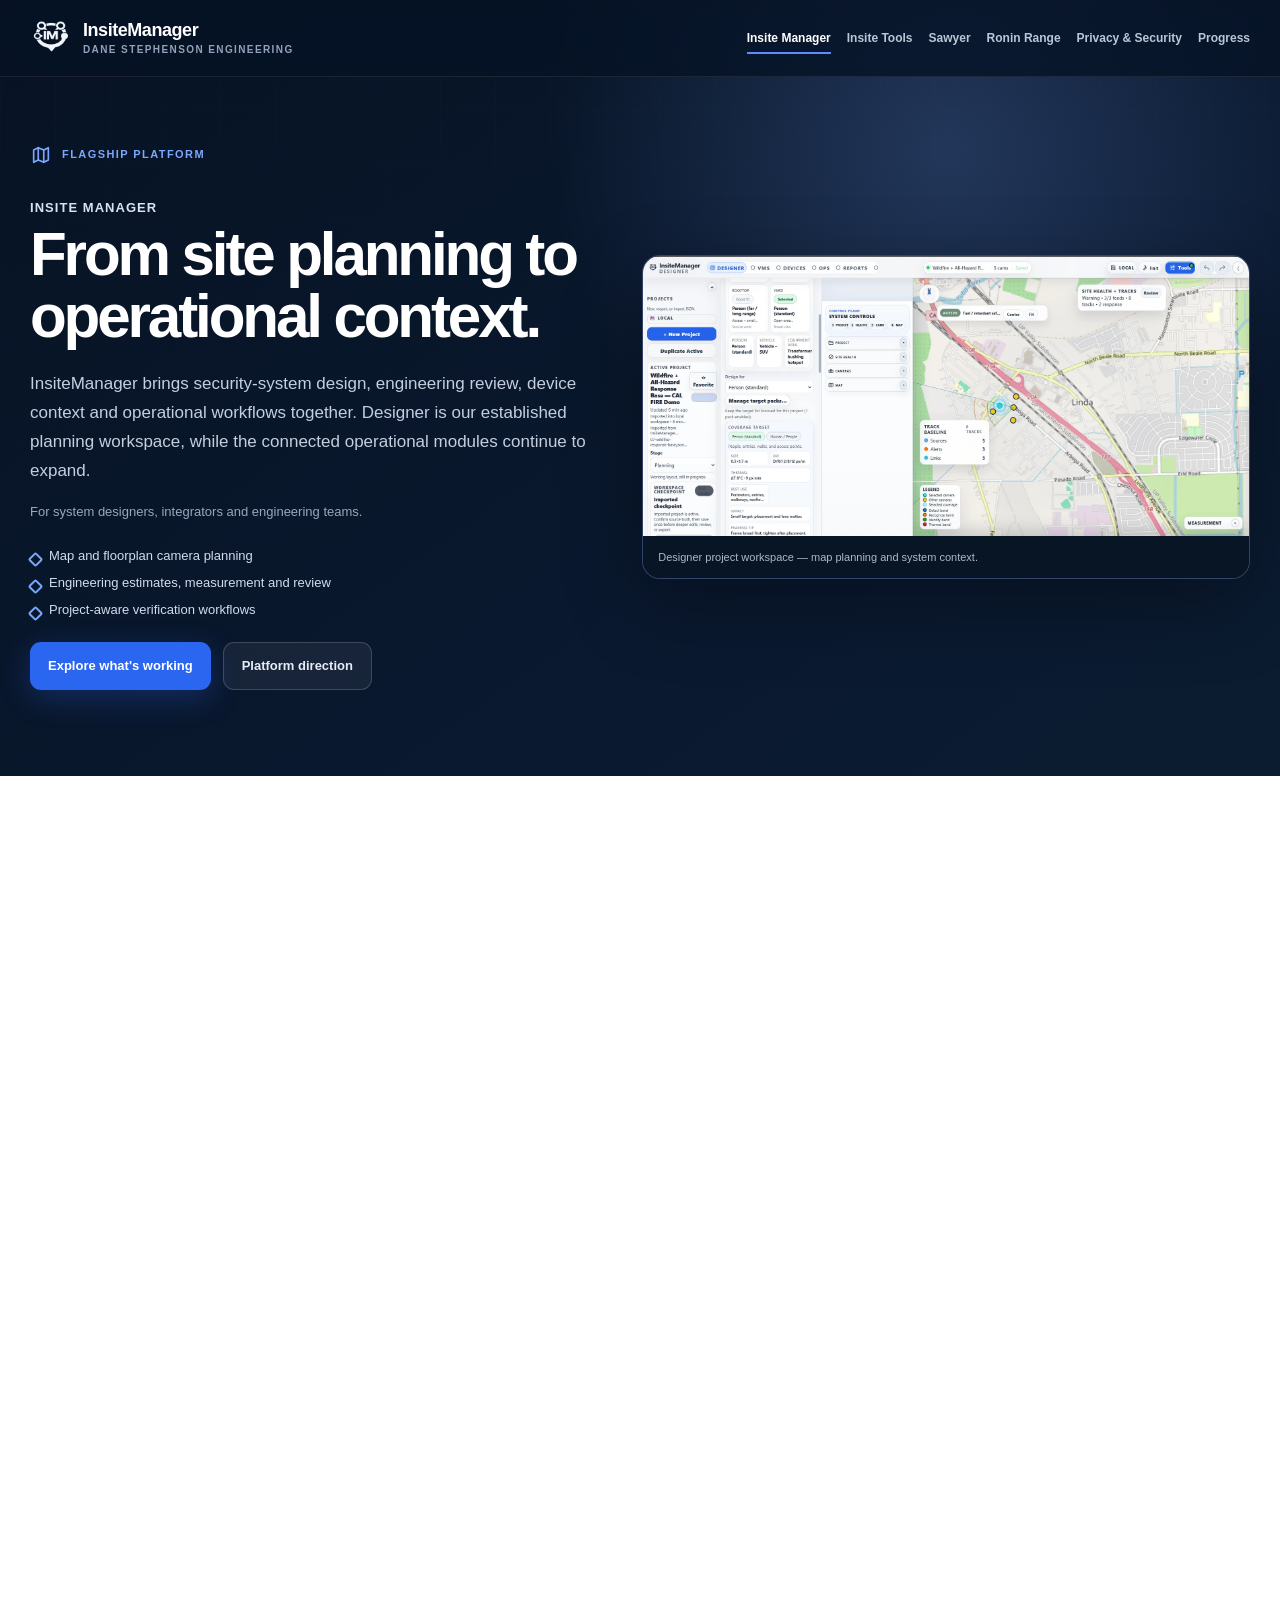
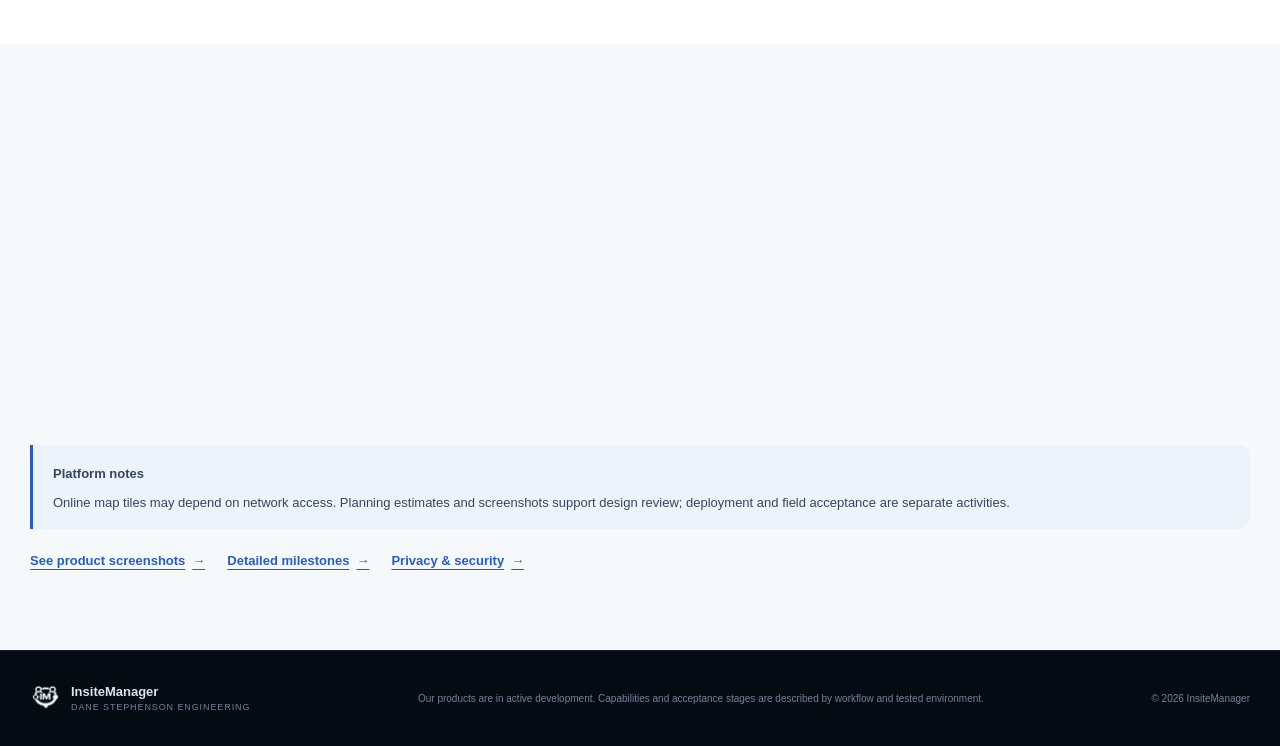
<file: products/insite-manager.html>
<!doctype html>
<html lang="en">
<head>
  <meta charset="utf-8" />
  <meta name="viewport" content="width=device-width, initial-scale=1" />
  <meta name="theme-color" content="#071323" />
  <meta http-equiv="Content-Security-Policy" content="default-src 'self'; img-src 'self' data:; style-src 'self'; script-src 'self'; object-src 'none'; base-uri 'none'; form-action 'none'; upgrade-insecure-requests" />
  <meta name="description" content="Insite Manager combines established map-first security-system planning and engineering review with developing device and operational workflows." />
  <meta name="robots" content="index,follow,max-image-preview:large" />
  <link rel="canonical" href="https://insitemanager.com/products/insite-manager.html" />
  <link rel="icon" href="../favicon.ico" sizes="any" />
  <link rel="apple-touch-icon" href="../apple-touch-icon.png" />
  <link rel="stylesheet" href="../assets/site.css" />
  <meta property="og:type" content="website" />
  <meta property="og:title" content="Insite Manager — InsiteManager Products" />
  <meta property="og:description" content="Insite Manager combines established map-first security-system planning and engineering review with developing device and operational workflows." />
  <meta property="og:url" content="https://insitemanager.com/products/insite-manager.html" />
  <meta property="og:image" content="https://insitemanager.com/assets/images/designer-workspace.webp" />
  <meta name="twitter:card" content="summary_large_image" />
  <meta name="twitter:title" content="Insite Manager — InsiteManager Products" />
  <meta name="twitter:description" content="Insite Manager combines established map-first security-system planning and engineering review with developing device and operational workflows." />
  <meta name="twitter:image" content="https://insitemanager.com/assets/images/designer-workspace.webp" />
  <title>Insite Manager — InsiteManager Products</title>
</head>
<body>
  <a class="skip-link" href="#main">Skip to content</a>
  <header class="site-header" data-header>
    <div class="shell header-inner">
      <a class="brand" href="../index.html" aria-label="InsiteManager home">
        <img src="../assets/icons/insitemanager-mark-dark.png" alt="" width="44" height="44" />
        <span class="brand-copy"><strong>InsiteManager</strong><small>Dane Stephenson Engineering</small></span>
      </a>
      <nav class="desktop-nav portfolio-nav" aria-label="Primary navigation">
        <a href="../products/insite-manager.html" aria-current="page">Insite Manager</a>
        <a href="../products/insite-tools.html">Insite Tools</a>
        <a href="../products/sawyer.html">Sawyer</a>
        <a href="../products/ronin-range.html">Ronin Range</a>
        <a href="../privacy-security.html">Privacy &amp; Security</a>
        <a href="../progress.html">Progress</a>
      </nav>
      <button class="menu-button" type="button" aria-label="Open navigation" aria-expanded="false" aria-controls="mobile-navigation" data-menu-button>
        <span></span><span></span><span></span>
      </button>
    </div>
    <nav class="mobile-nav" id="mobile-navigation" aria-label="Mobile navigation" data-mobile-nav>
        <a href="../products/insite-manager.html" aria-current="page">Insite Manager</a>
        <a href="../products/insite-tools.html">Insite Tools</a>
        <a href="../products/sawyer.html">Sawyer</a>
        <a href="../products/ronin-range.html">Ronin Range</a>
        <a href="../privacy-security.html">Privacy &amp; Security</a>
        <a href="../progress.html">Progress</a>
    </nav>
  </header>
  <main id="main" class="product-page" data-product="manager">
    <section class="product-hero" data-product="manager" aria-labelledby="product-heading">
      <div class="shell product-hero-grid">
        <div class="product-hero-copy reveal">
          <div class="product-overline"><svg class="lucide-icon " aria-hidden="true" viewBox="0 0 24 24" fill="none" stroke="currentColor" stroke-width="1.8" stroke-linecap="round" stroke-linejoin="round"><path d="M4 6.5 9 4l6 2.5L20 4v13.5L15 20l-6-2.5L4 20Z"/><path d="M9 4v13.5M15 6.5V20"/></svg> <span>Flagship platform</span></div>
          <p class="product-name">Insite Manager</p>
          <h1 id="product-heading">From site planning to operational context.</h1>
          <p class="product-lede">InsiteManager brings security-system design, engineering review, device context and operational workflows together. Designer is our established planning workspace, while the connected operational modules continue to expand.</p>
          <p class="product-audience">For system designers, integrators and engineering teams.</p>
          <ul class="hero-quick-list"><li>Map and floorplan camera planning</li><li>Engineering estimates, measurement and review</li><li>Project-aware verification workflows</li></ul>
          <div class="hero-actions"><a class="button button-primary" href="#working">Explore what's working</a><a class="button button-secondary" href="#feature-progress">Platform direction</a></div>
        </div>
        <figure class="product-hero-shot reveal delay-1">
          <a class="image-button" data-lightbox="../assets/images/designer-workspace.webp" data-caption="Designer project workspace — map planning and system context." href="../assets/images/designer-workspace.webp">
            <img src="../assets/images/designer-workspace.webp" alt="InsiteManager Designer project workspace with camera planning and map tools" loading="eager" width="1800" height="831" />
            <span class="zoom-label">View screenshot</span>
          </a>
          <figcaption>Designer project workspace — map planning and system context.</figcaption>
        </figure>
      </div>
    </section>
  <section class="section product-feature-section" id="working">
    <div class="shell product-main-grid">
      <div class="product-story reveal">
        <div class="kicker">What's working</div>
        <h2>A practical foundation for project design</h2>
        <p>Designer keeps camera placement, site geometry and engineering decisions in the same local project. A planning review can move between map and imported floorplan without losing the job context.</p>
        <h3 class="product-workflow-heading">A planning review, step by step</h3>
        <ol class="product-workflow" aria-label="Designer planning workflow">
          <li><strong>Lay out the site</strong><span>Place cameras on a map or imported floorplan and measure the site geometry.</span></li>
          <li><strong>Examine coverage</strong><span>Review optical and thermal coverage, camera positions and target views in the same project.</span></li>
          <li><strong>Prepare the handoff</strong><span>Check bandwidth and bill-of-materials estimates and preserve local project context for a separate deployment review.</span></li>
        </ol>
        <p class="product-example"><strong>Example in practice:</strong> Compare camera positions and site measurements before reviewing preliminary engineering estimates. The result informs a design review, not installed-site acceptance.</p>
        <div class="product-story-links"><a class="text-link" href="../gallery.html#shot-designer-measurement">See the map example <span aria-hidden="true">→</span></a><a class="text-link" href="../progress.html#milestone-manager-planning">Browser acceptance scope <span aria-hidden="true">→</span></a></div>
      </div>
      <figure class="product-secondary-shot reveal delay-1">
        <a class="image-button" data-lightbox="../assets/images/designer-map.webp" data-caption="Designer map and camera coverage planning." href="../assets/images/designer-map.webp">
          <img src="../assets/images/designer-map.webp" alt="Designer map with camera coverage and planning controls" loading="lazy" width="1800" height="826" />
          <span class="zoom-label">View screenshot</span>
        </a>
        <figcaption>Designer map and camera coverage planning.</figcaption>
      </figure>
    </div>
  </section>
    <section class="section product-progress-section" id="feature-progress" aria-labelledby="direction-heading">
      <div class="shell">
        <div class="product-direction">
          <div class="product-direction-story reveal">
            <div class="kicker">Platform direction</div>
            <h2 id="direction-heading">Plan the site. Carry the context forward.</h2>
            <p>Designer keeps map and floorplan planning, measurement, engineering estimates and project review together. The next connections bring source sessions, devices and operations into the same project context, with verification tied to each network and device.</p>
            <a class="text-link" href="../progress.html#progress-insite-manager">Explore qualification milestones <span aria-hidden="true">→</span></a>
          </div>
          <div class="product-direction-notes reveal delay-1" aria-label="Current foundation and ongoing work">
            <div><h3>Established in Designer</h3><p>The v1.1.725 map-first planning foundation has documented browser acceptance across map, floorplan, engineering and review workflows.</p></div>
            <div><h3>Extending the workflow</h3><p>RTSP preview, newer project-rail changes, VMS and Devices surfaces, and vendor-specific adapters are being developed or qualified. Broader field acceptance is not yet implied.</p></div>
          </div>
        </div>
        <div class="product-platform-note"><strong>Platform notes</strong><p>Online map tiles may depend on network access. Planning estimates and screenshots support design review; deployment and field acceptance are separate activities.</p></div>
        <div class="product-next-links"><a class="text-link" href="../gallery.html#manager">See product screenshots <span aria-hidden="true">→</span></a><a class="text-link" href="../progress.html#progress-insite-manager">Detailed milestones <span aria-hidden="true">→</span></a><a class="text-link" href="../privacy-security.html">Privacy &amp; security <span aria-hidden="true">→</span></a></div>
      </div>
    </section>
  </main>
  <footer class="site-footer">
    <div class="shell footer-inner">
      <div class="footer-brand">
        <img src="../assets/icons/insitemanager-mark-dark.png" alt="" width="34" height="34" />
        <span><strong>InsiteManager</strong><small>Dane Stephenson Engineering</small></span>
      </div>
      <p>Our products are in active development. Capabilities and acceptance stages are described by workflow and tested environment.</p>
      <span class="copyright">© <span data-year></span> InsiteManager</span>
    </div>
  </footer>
  <dialog class="lightbox" data-lightbox-dialog aria-label="Screenshot viewer">
    <div class="lightbox-content">
      <div class="lightbox-frame">
        <img alt="" data-lightbox-image />
        <button class="lightbox-close" type="button" aria-label="Close screenshot viewer" data-lightbox-close>×</button>
      </div>
      <p data-lightbox-caption></p>
      <a class="lightbox-original" data-lightbox-original="" href="" target="_blank" rel="noopener noreferrer">Open original image in a new tab <span aria-hidden="true">↗</span></a>
    </div>
  </dialog>
  <script src="../assets/site.js" defer></script>
</body>
</html>
</file>
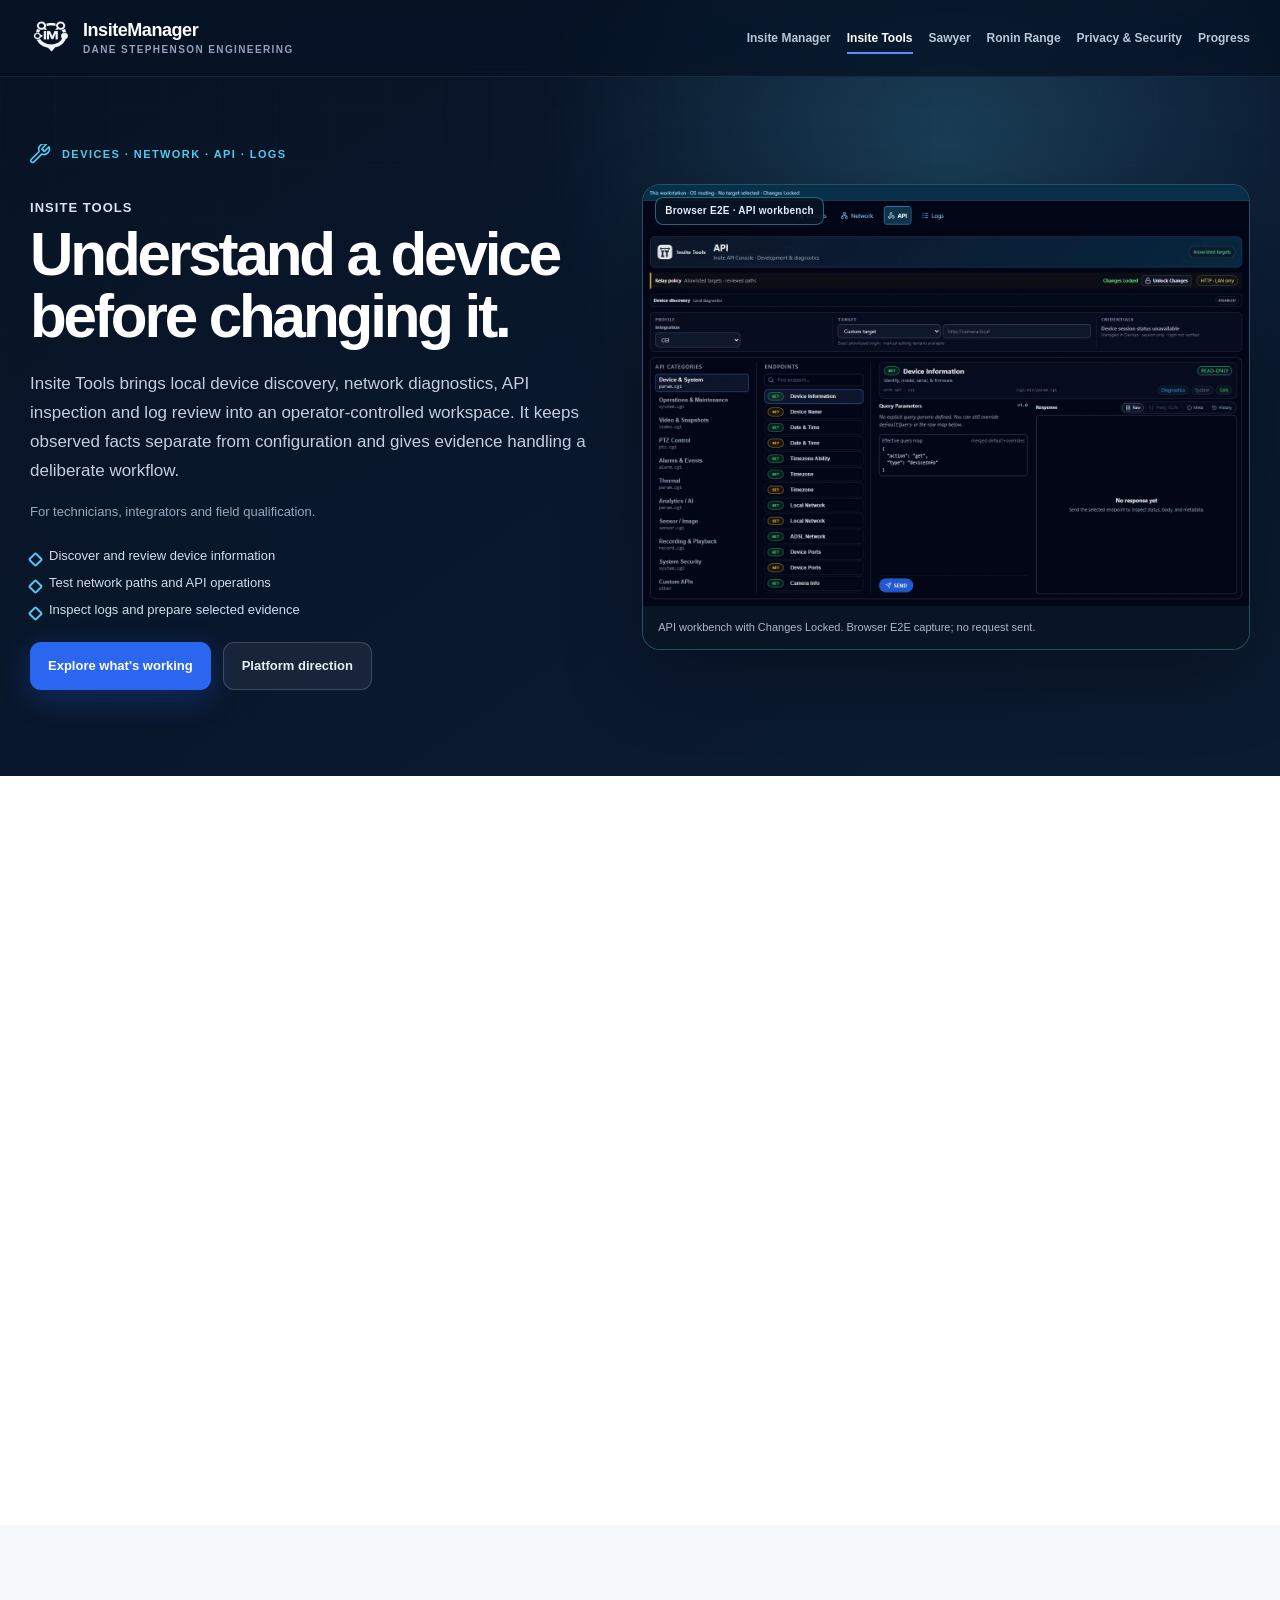
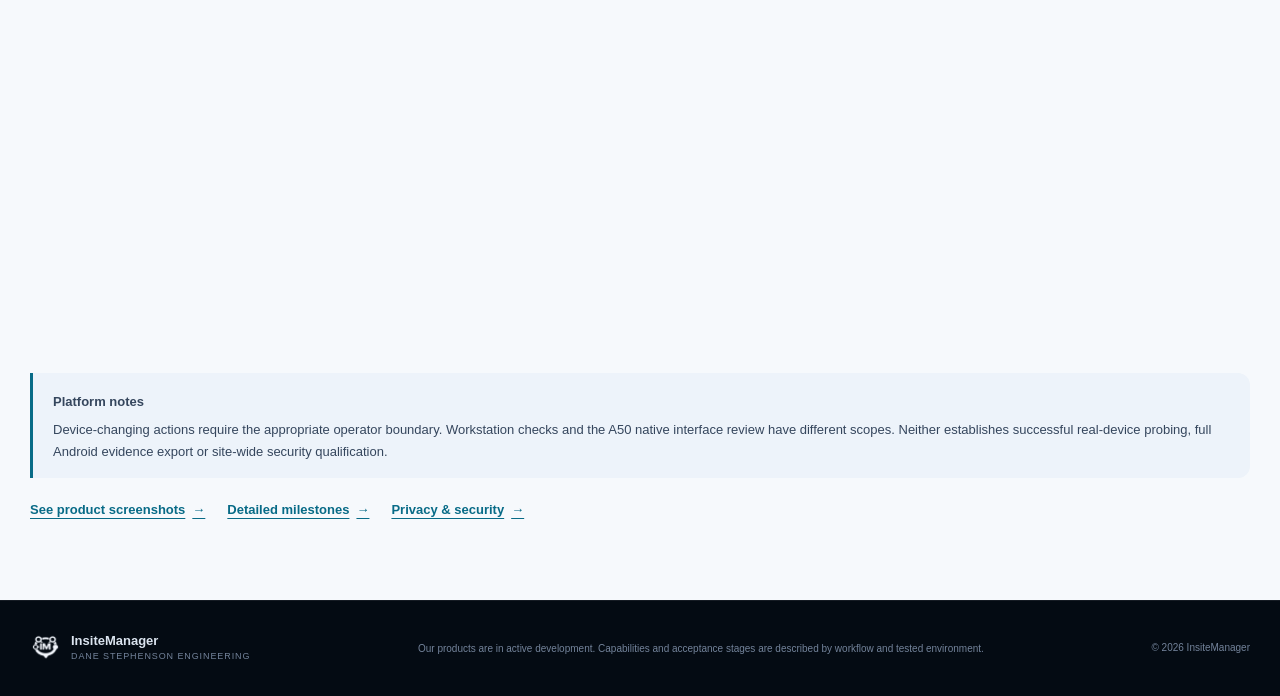
<file: products/insite-tools.html>
<!doctype html>
<html lang="en">
<head>
  <meta charset="utf-8" />
  <meta name="viewport" content="width=device-width, initial-scale=1" />
  <meta name="theme-color" content="#071323" />
  <meta http-equiv="Content-Security-Policy" content="default-src 'self'; img-src 'self' data:; style-src 'self'; script-src 'self'; object-src 'none'; base-uri 'none'; form-action 'none'; upgrade-insecure-requests" />
  <meta name="description" content="Insite Tools connects device discovery, network checks, API inspection and log review in a local, operator-controlled workbench." />
  <meta name="robots" content="index,follow,max-image-preview:large" />
  <link rel="canonical" href="https://insitemanager.com/products/insite-tools.html" />
  <link rel="icon" href="../favicon.ico" sizes="any" />
  <link rel="apple-touch-icon" href="../apple-touch-icon.png" />
  <link rel="stylesheet" href="../assets/site.css" />
  <meta property="og:type" content="website" />
  <meta property="og:title" content="Insite Tools — InsiteManager Products" />
  <meta property="og:description" content="Insite Tools connects device discovery, network checks, API inspection and log review in a local, operator-controlled workbench." />
  <meta property="og:url" content="https://insitemanager.com/products/insite-tools.html" />
  <meta property="og:image" content="https://insitemanager.com/assets/images/e2e-tools-api-workbench.webp" />
  <meta name="twitter:card" content="summary_large_image" />
  <meta name="twitter:title" content="Insite Tools — InsiteManager Products" />
  <meta name="twitter:description" content="Insite Tools connects device discovery, network checks, API inspection and log review in a local, operator-controlled workbench." />
  <meta name="twitter:image" content="https://insitemanager.com/assets/images/e2e-tools-api-workbench.webp" />
  <title>Insite Tools — InsiteManager Products</title>
</head>
<body>
  <a class="skip-link" href="#main">Skip to content</a>
  <header class="site-header" data-header>
    <div class="shell header-inner">
      <a class="brand" href="../index.html" aria-label="InsiteManager home">
        <img src="../assets/icons/insitemanager-mark-dark.png" alt="" width="44" height="44" />
        <span class="brand-copy"><strong>InsiteManager</strong><small>Dane Stephenson Engineering</small></span>
      </a>
      <nav class="desktop-nav portfolio-nav" aria-label="Primary navigation">
        <a href="../products/insite-manager.html">Insite Manager</a>
        <a href="../products/insite-tools.html" aria-current="page">Insite Tools</a>
        <a href="../products/sawyer.html">Sawyer</a>
        <a href="../products/ronin-range.html">Ronin Range</a>
        <a href="../privacy-security.html">Privacy &amp; Security</a>
        <a href="../progress.html">Progress</a>
      </nav>
      <button class="menu-button" type="button" aria-label="Open navigation" aria-expanded="false" aria-controls="mobile-navigation" data-menu-button>
        <span></span><span></span><span></span>
      </button>
    </div>
    <nav class="mobile-nav" id="mobile-navigation" aria-label="Mobile navigation" data-mobile-nav>
        <a href="../products/insite-manager.html">Insite Manager</a>
        <a href="../products/insite-tools.html" aria-current="page">Insite Tools</a>
        <a href="../products/sawyer.html">Sawyer</a>
        <a href="../products/ronin-range.html">Ronin Range</a>
        <a href="../privacy-security.html">Privacy &amp; Security</a>
        <a href="../progress.html">Progress</a>
    </nav>
  </header>
  <main id="main" class="product-page" data-product="tools">
    <section class="product-hero" data-product="tools" aria-labelledby="product-heading">
      <div class="shell product-hero-grid">
        <div class="product-hero-copy reveal">
          <div class="product-overline"><svg class="lucide-icon " aria-hidden="true" viewBox="0 0 24 24" fill="none" stroke="currentColor" stroke-width="1.8" stroke-linecap="round" stroke-linejoin="round"><path d="M14.7 6.3a1 1 0 0 0 1.4 1.4l4.6-4.6a6 6 0 0 1-7.9 7.9l-8.3 8.3a2 2 0 1 1-2.8-2.8l8.3-8.3a6 6 0 0 1 7.9-7.9l-4.6 4.6a1 1 0 0 0 1.4 1.4Z"/></svg> <span>Devices · Network · API · Logs</span></div>
          <p class="product-name">Insite Tools</p>
          <h1 id="product-heading">Understand a device before changing it.</h1>
          <p class="product-lede">Insite Tools brings local device discovery, network diagnostics, API inspection and log review into an operator-controlled workspace. It keeps observed facts separate from configuration and gives evidence handling a deliberate workflow.</p>
          <p class="product-audience">For technicians, integrators and field qualification.</p>
          <ul class="hero-quick-list"><li>Discover and review device information</li><li>Test network paths and API operations</li><li>Inspect logs and prepare selected evidence</li></ul>
          <div class="hero-actions"><a class="button button-primary" href="#working">Explore what's working</a><a class="button button-secondary" href="#feature-progress">Platform direction</a></div>
        </div>
        <figure class="product-hero-shot reveal delay-1">
          <a class="image-button" data-lightbox="../assets/images/e2e-tools-api-workbench.webp" data-caption="API endpoint workbench — browser E2E capture showing endpoint selection and Changes Locked; no request sent." href="../assets/images/e2e-tools-api-workbench.webp">
            <img src="../assets/images/e2e-tools-api-workbench.webp" alt="Insite Tools API interface with endpoint categories, request parameters and Changes Locked status" loading="eager" width="1440" height="1000" />
            <span class="capture-context">Browser E2E · API workbench</span>
            <span class="zoom-label">View screenshot</span>
          </a>
          <figcaption>API workbench with Changes Locked. Browser E2E capture; no request sent.</figcaption>
        </figure>
      </div>
    </section>
  <section class="section product-feature-section" id="working"><div class="shell product-story product-story-wide reveal"><div class="kicker">What's working</div><h2>A focused workstation workbench</h2><p>The workstation workbench puts device discovery, network checks, API requests and log review into focused tasks. Inspection stays separate from operator-authorized configuration changes.</p><h3 class="product-workflow-heading">A device qualification sequence</h3>
        <ol class="product-workflow" aria-label="Insite Tools workstation workflow">
          <li><strong>Discover the target</strong><span>Use Devices and Network to inspect observed device and service information.</span></li>
          <li><strong>Inspect before changing</strong><span>Review supported Hikvision, Camera CGI or ONVIF API operations; device-changing actions remain behind Changes Locked.</span></li>
          <li><strong>Select the evidence</strong><span>Review Logs and prepare deliberately selected local exports, with saved-file acceptance tracked separately.</span></li>
        </ol>
        <p>Tools can compare device-reported service configuration with separately observed results while preserving the source and uncertainty of each finding. Selected offline service-state comparison and router-role inspection support operator review; neither certifies a site nor establishes every network exposure path.</p>
        <p class="product-example"><strong>Example in practice:</strong> A technician can inspect an API endpoint while Changes Locked remains visible. The published browser capture shows the control boundary; it does not show a request sent to a device.</p>
        <div class="product-story-links"><a class="text-link" href="../gallery.html#shot-tools-api-workbench">See the API workbench <span aria-hidden="true">→</span></a><a class="text-link" href="../progress.html#milestone-tools-operator-controls">Operator-control acceptance scope <span aria-hidden="true">→</span></a></div></div></section>
    <section class="section product-progress-section" id="feature-progress" aria-labelledby="direction-heading">
      <div class="shell">
        <div class="product-direction">
          <div class="product-direction-story reveal">
            <div class="kicker">Platform direction</div>
            <h2 id="direction-heading">One workbench, with deliberate operator boundaries.</h2>
            <p>Devices, Network, API and Logs work together as a workstation workflow. Field-device acceptance and evidence export are tested independently, so what is demonstrated in a browser is not mistaken for a completed native deployment.</p>
            <a class="text-link" href="../progress.html#progress-insite-tools">Explore qualification milestones <span aria-hidden="true">→</span></a>
          </div>
          <div class="product-direction-notes reveal delay-1" aria-label="Current foundation and ongoing work">
            <div><h3>Established on workstation</h3><p>The accepted UI covers Devices, Network, API and Logs, including selected-target controls, Changes Locked and session-only credentials.</p></div>
            <div><h3>Being field-qualified</h3><p>The A50 APK and native interface have been visually accepted. Live native diagnostics, saved export bytes and cancellation, offline restart, WebView/security posture and policy-aware Windows host collection retain separate qualification gates.</p></div>
          </div>
        </div>
        <div class="product-platform-note"><strong>Platform notes</strong><p>Device-changing actions require the appropriate operator boundary. Workstation checks and the A50 native interface review have different scopes. Neither establishes successful real-device probing, full Android evidence export or site-wide security qualification.</p></div>
        <div class="product-next-links"><a class="text-link" href="../gallery.html#tools">See product screenshots <span aria-hidden="true">→</span></a><a class="text-link" href="../progress.html#progress-insite-tools">Detailed milestones <span aria-hidden="true">→</span></a><a class="text-link" href="../privacy-security.html">Privacy &amp; security <span aria-hidden="true">→</span></a></div>
      </div>
    </section>
  </main>
  <footer class="site-footer">
    <div class="shell footer-inner">
      <div class="footer-brand">
        <img src="../assets/icons/insitemanager-mark-dark.png" alt="" width="34" height="34" />
        <span><strong>InsiteManager</strong><small>Dane Stephenson Engineering</small></span>
      </div>
      <p>Our products are in active development. Capabilities and acceptance stages are described by workflow and tested environment.</p>
      <span class="copyright">© <span data-year></span> InsiteManager</span>
    </div>
  </footer>
  <dialog class="lightbox" data-lightbox-dialog aria-label="Screenshot viewer">
    <div class="lightbox-content">
      <div class="lightbox-frame">
        <img alt="" data-lightbox-image />
        <button class="lightbox-close" type="button" aria-label="Close screenshot viewer" data-lightbox-close>×</button>
      </div>
      <p data-lightbox-caption></p>
      <a class="lightbox-original" data-lightbox-original="" href="" target="_blank" rel="noopener noreferrer">Open original image in a new tab <span aria-hidden="true">↗</span></a>
    </div>
  </dialog>
  <script src="../assets/site.js" defer></script>
</body>
</html>
</file>
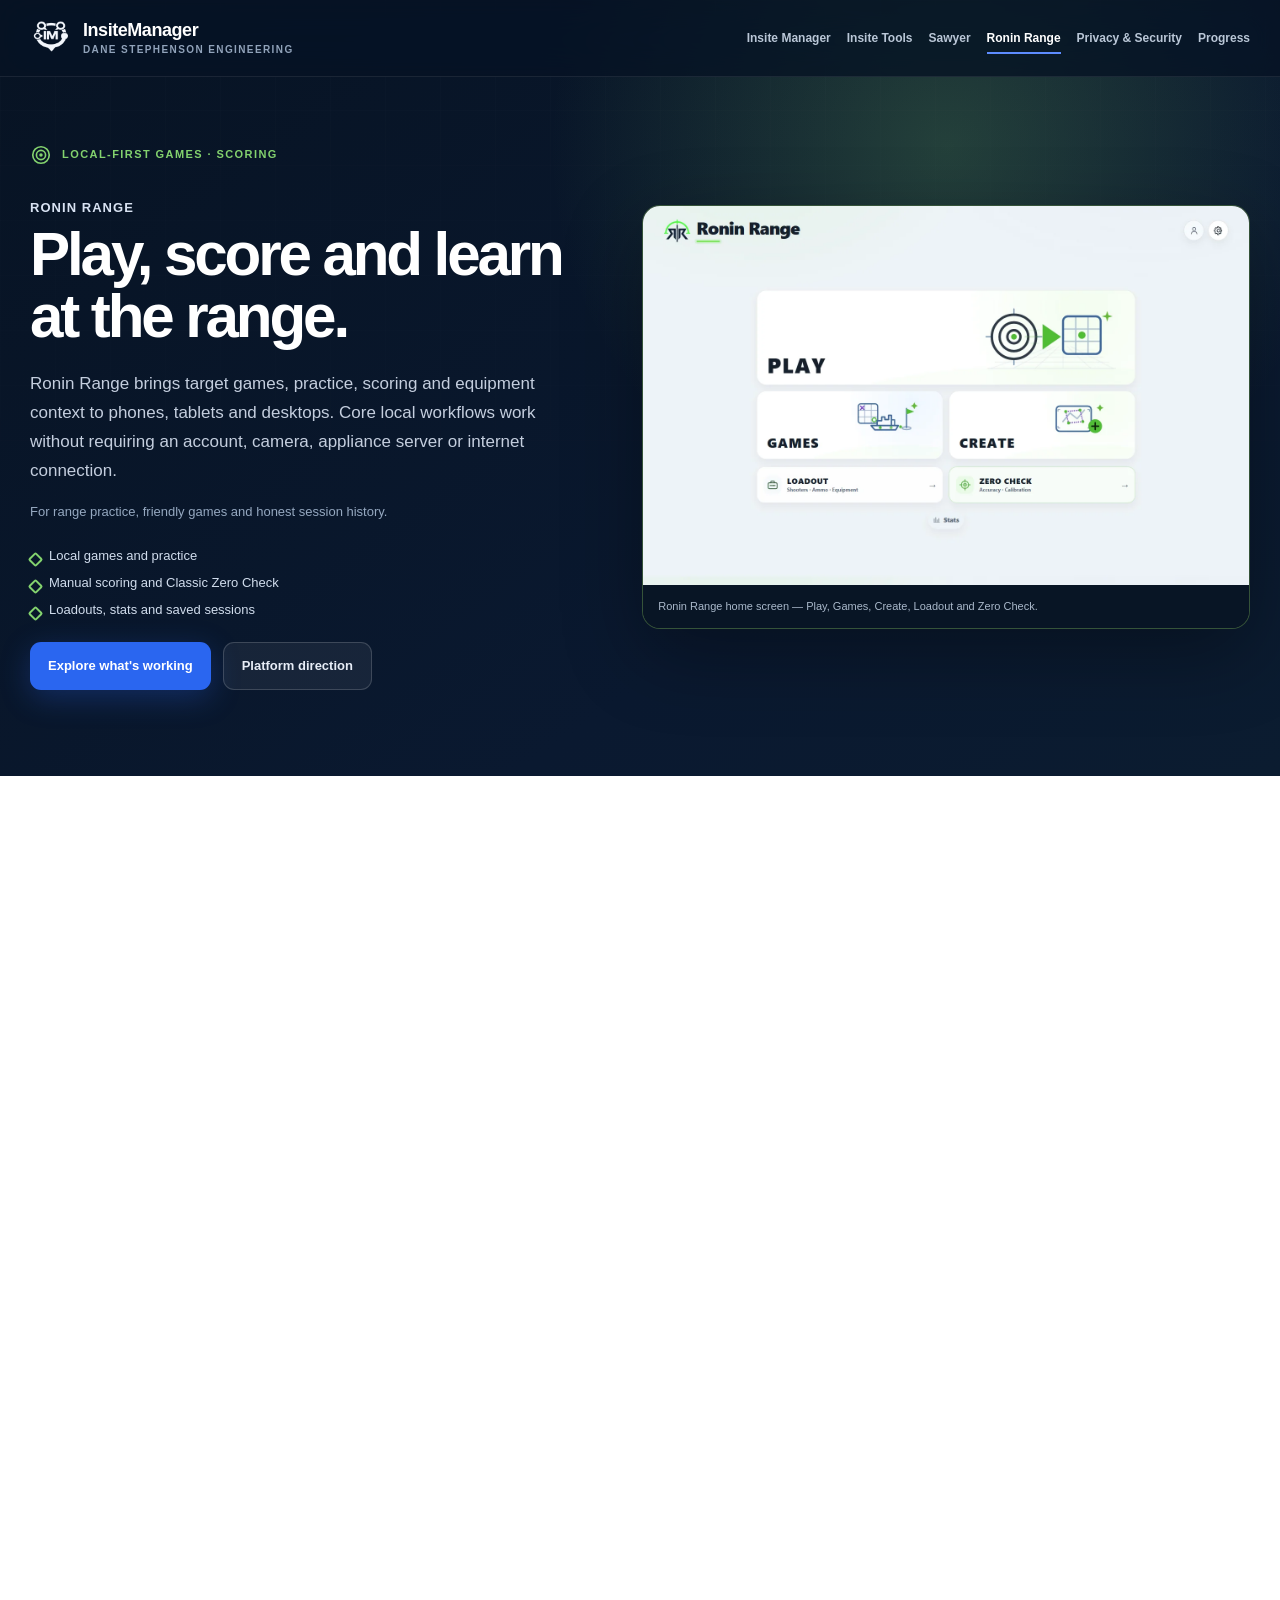
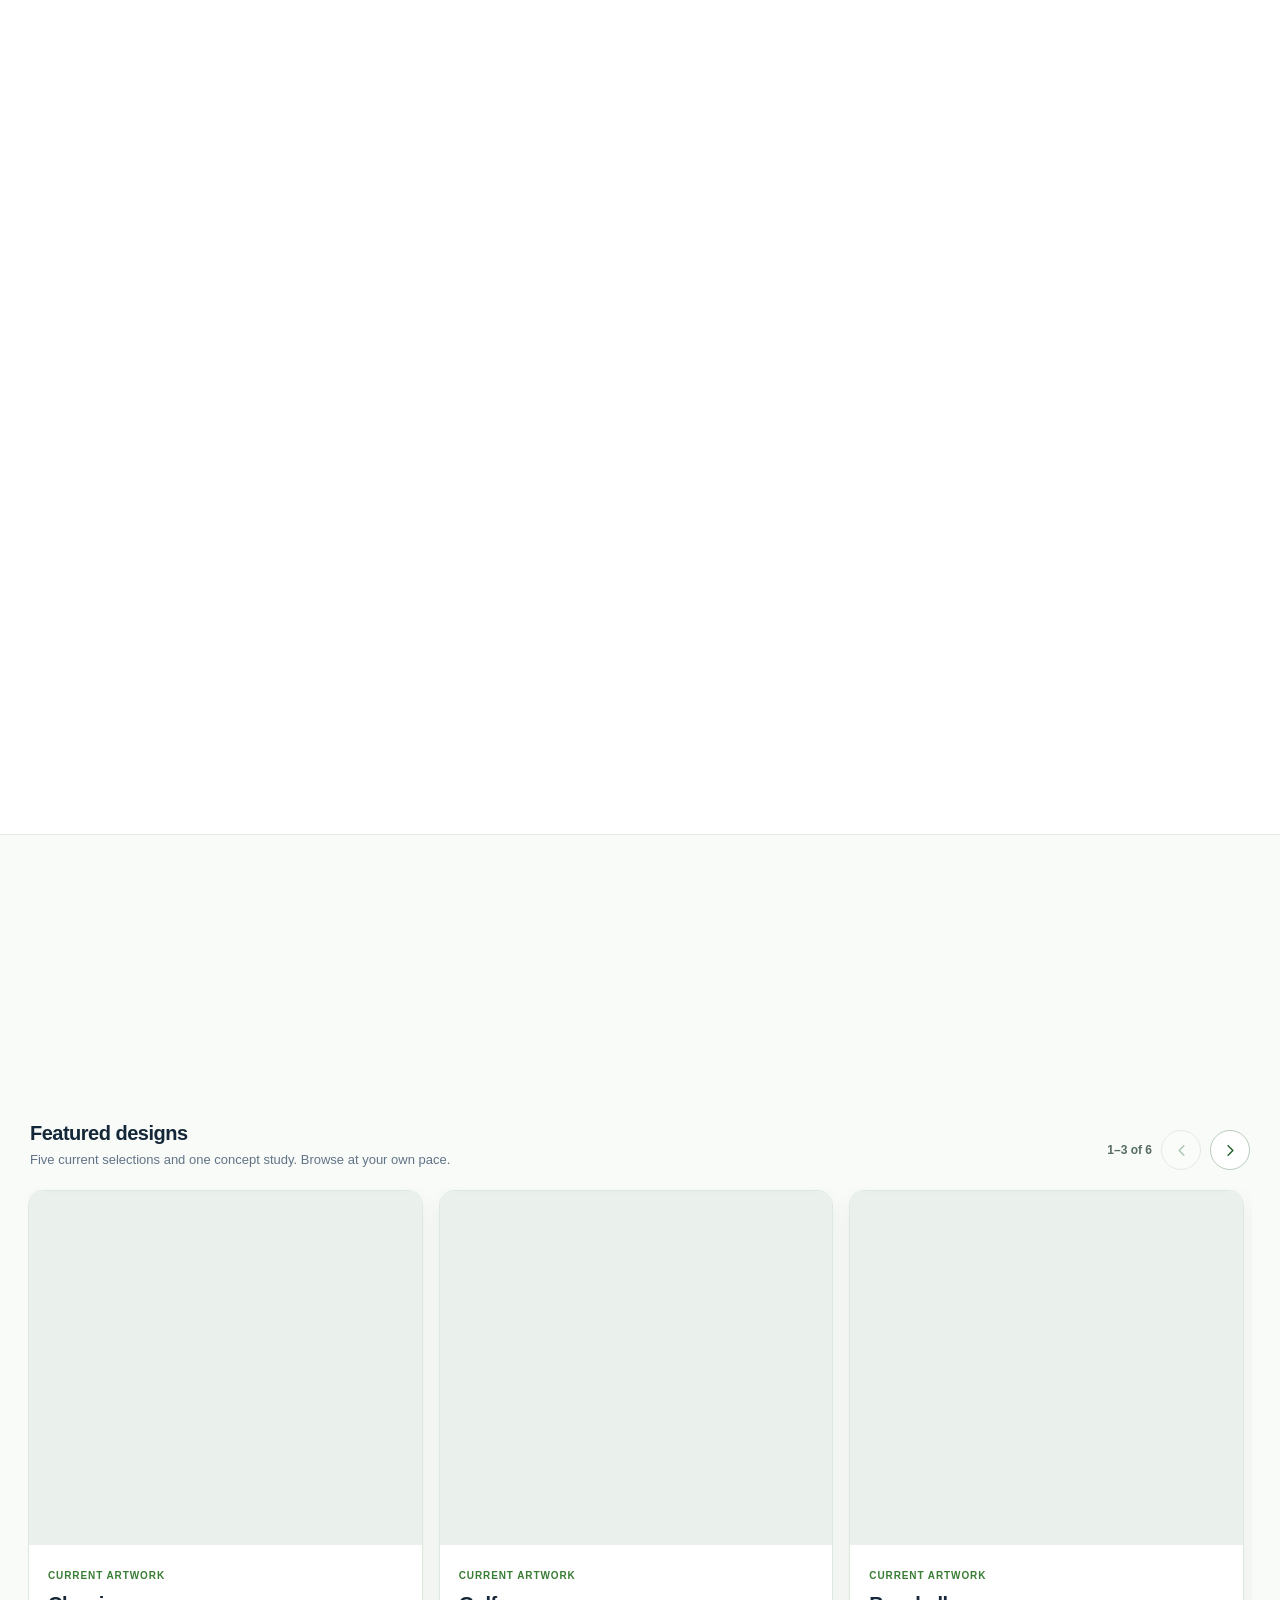
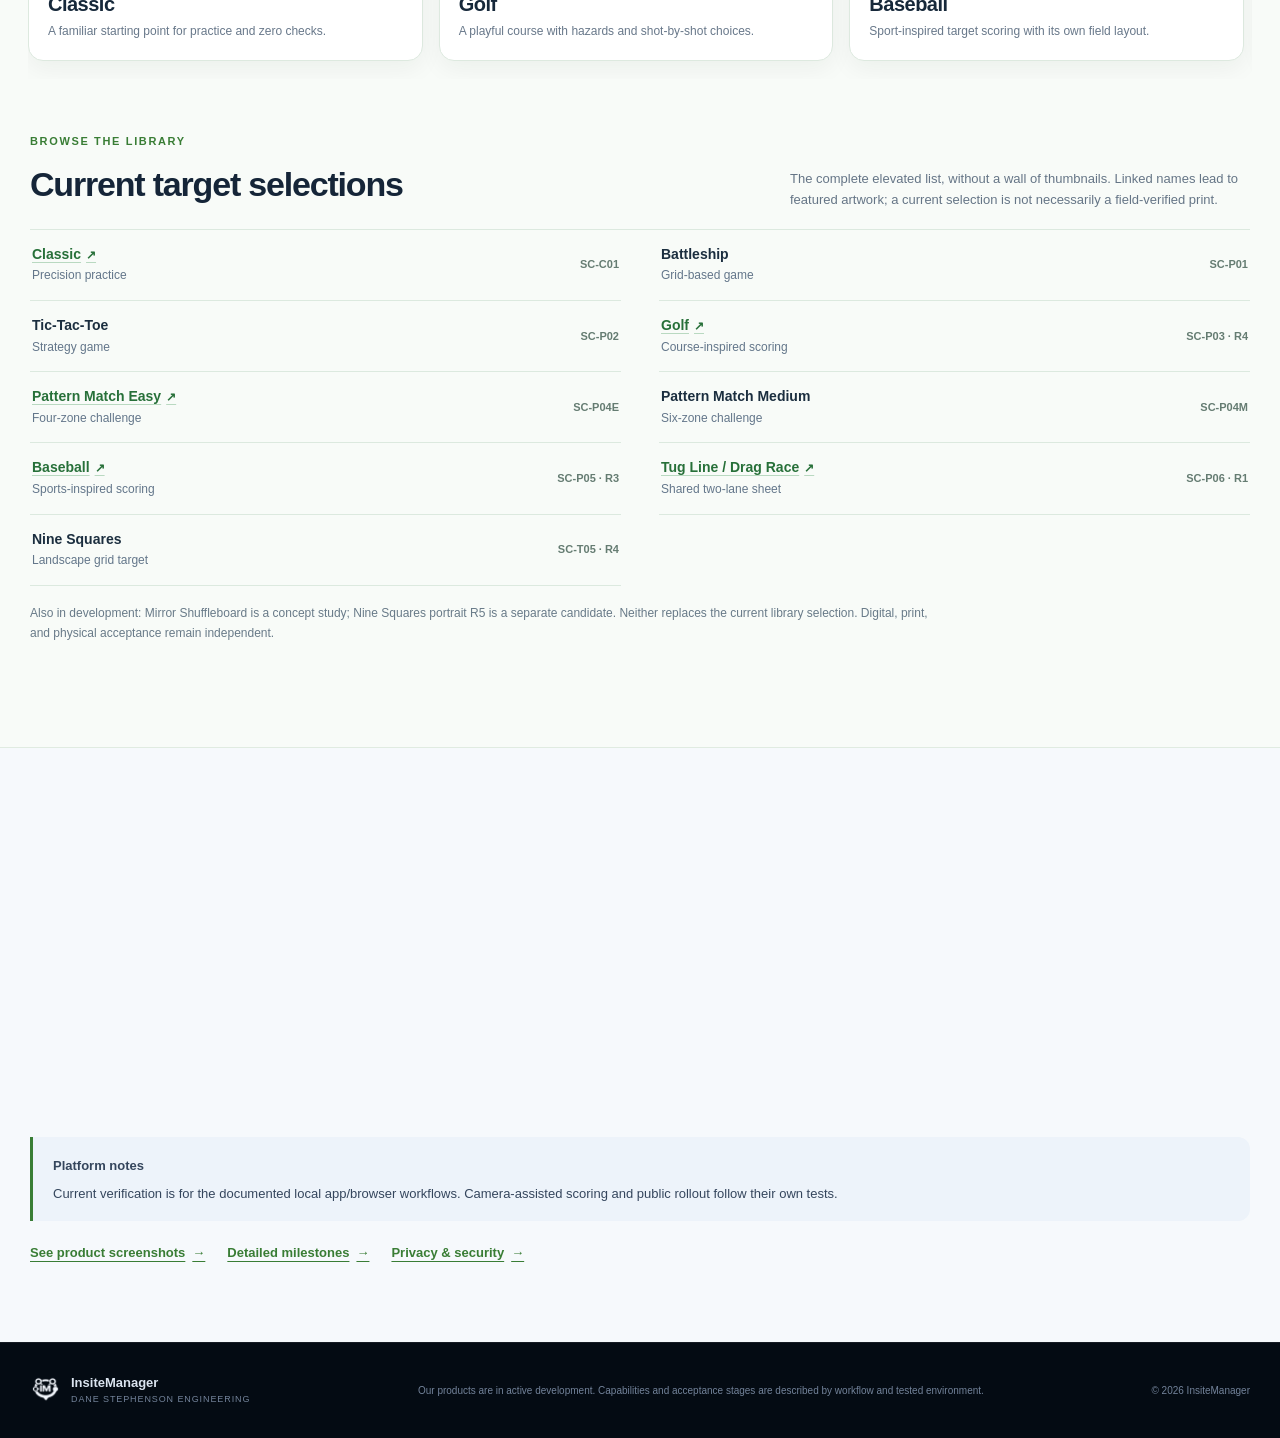
<file: products/ronin-range.html>
<!doctype html>
<html lang="en">
<head>
  <meta charset="utf-8" />
  <meta name="viewport" content="width=device-width, initial-scale=1" />
  <meta name="theme-color" content="#071323" />
  <meta http-equiv="Content-Security-Policy" content="default-src 'self'; img-src 'self' data:; style-src 'self'; script-src 'self'; object-src 'none'; base-uri 'none'; form-action 'none'; upgrade-insecure-requests" />
  <meta name="description" content="Ronin Range brings local-first target games, practice, manual scoring and session history to phones, tablets and desktops without requiring internet access." />
  <meta name="robots" content="index,follow,max-image-preview:large" />
  <link rel="canonical" href="https://insitemanager.com/products/ronin-range.html" />
  <link rel="icon" href="../favicon.ico" sizes="any" />
  <link rel="apple-touch-icon" href="../apple-touch-icon.png" />
  <link rel="stylesheet" href="../assets/site.css" />
  <meta property="og:type" content="website" />
  <meta property="og:title" content="Ronin Range — InsiteManager Products" />
  <meta property="og:description" content="Ronin Range brings local-first target games, practice, manual scoring and session history to phones, tablets and desktops without requiring internet access." />
  <meta property="og:url" content="https://insitemanager.com/products/ronin-range.html" />
  <meta property="og:image" content="https://insitemanager.com/assets/images/ronin-range-home.webp" />
  <meta name="twitter:card" content="summary_large_image" />
  <meta name="twitter:title" content="Ronin Range — InsiteManager Products" />
  <meta name="twitter:description" content="Ronin Range brings local-first target games, practice, manual scoring and session history to phones, tablets and desktops without requiring internet access." />
  <meta name="twitter:image" content="https://insitemanager.com/assets/images/ronin-range-home.webp" />
  <title>Ronin Range — InsiteManager Products</title>
</head>
<body>
  <a class="skip-link" href="#main">Skip to content</a>
  <header class="site-header" data-header>
    <div class="shell header-inner">
      <a class="brand" href="../index.html" aria-label="InsiteManager home">
        <img src="../assets/icons/insitemanager-mark-dark.png" alt="" width="44" height="44" />
        <span class="brand-copy"><strong>InsiteManager</strong><small>Dane Stephenson Engineering</small></span>
      </a>
      <nav class="desktop-nav portfolio-nav" aria-label="Primary navigation">
        <a href="../products/insite-manager.html">Insite Manager</a>
        <a href="../products/insite-tools.html">Insite Tools</a>
        <a href="../products/sawyer.html">Sawyer</a>
        <a href="../products/ronin-range.html" aria-current="page">Ronin Range</a>
        <a href="../privacy-security.html">Privacy &amp; Security</a>
        <a href="../progress.html">Progress</a>
      </nav>
      <button class="menu-button" type="button" aria-label="Open navigation" aria-expanded="false" aria-controls="mobile-navigation" data-menu-button>
        <span></span><span></span><span></span>
      </button>
    </div>
    <nav class="mobile-nav" id="mobile-navigation" aria-label="Mobile navigation" data-mobile-nav>
        <a href="../products/insite-manager.html">Insite Manager</a>
        <a href="../products/insite-tools.html">Insite Tools</a>
        <a href="../products/sawyer.html">Sawyer</a>
        <a href="../products/ronin-range.html" aria-current="page">Ronin Range</a>
        <a href="../privacy-security.html">Privacy &amp; Security</a>
        <a href="../progress.html">Progress</a>
    </nav>
  </header>
  <main id="main" class="product-page" data-product="ronin">
    <section class="product-hero" data-product="ronin" aria-labelledby="product-heading">
      <div class="shell product-hero-grid">
        <div class="product-hero-copy reveal">
          <div class="product-overline"><svg class="lucide-icon " aria-hidden="true" viewBox="0 0 24 24" fill="none" stroke="currentColor" stroke-width="1.8" stroke-linecap="round" stroke-linejoin="round"><circle cx="12" cy="12" r="9"/><circle cx="12" cy="12" r="5"/><circle cx="12" cy="12" r="1"/></svg> <span>Local-first games · Scoring</span></div>
          <p class="product-name">Ronin Range</p>
          <h1 id="product-heading">Play, score and learn at the range.</h1>
          <p class="product-lede">Ronin Range brings target games, practice, scoring and equipment context to phones, tablets and desktops. Core local workflows work without requiring an account, camera, appliance server or internet connection.</p>
          <p class="product-audience">For range practice, friendly games and honest session history.</p>
          <ul class="hero-quick-list"><li>Local games and practice</li><li>Manual scoring and Classic Zero Check</li><li>Loadouts, stats and saved sessions</li></ul>
          <div class="hero-actions"><a class="button button-primary" href="#working">Explore what's working</a><a class="button button-secondary" href="#feature-progress">Platform direction</a></div>
        </div>
        <figure class="product-hero-shot reveal delay-1">
          <a class="image-button" data-lightbox="../assets/images/ronin-range-home.webp" data-caption="Ronin Range home screen — Play, Games, Create, Loadout and Zero Check." href="../assets/images/ronin-range-home.webp">
            <img src="../assets/images/ronin-range-home.webp" alt="Ronin Range light-theme home interface with Play, Games, Create, Loadout and Zero Check" loading="eager" width="1440" height="900" />
            <span class="zoom-label">View screenshot</span>
          </a>
          <figcaption>Ronin Range home screen — Play, Games, Create, Loadout and Zero Check.</figcaption>
        </figure>
      </div>
    </section>
  <section class="section product-feature-section" id="working">
    <div class="shell product-main-grid">
      <div class="product-story reveal">
        <div class="kicker">What's working</div>
        <h2>A local-first play and scoring experience</h2>
        <p>Local Play, Games, Create and Stats keep range sessions usable without an appliance. Scoring, Classic Zero, equipment context and saved rounds remain part of the same player workflow.</p>
        <h3 class="product-workflow-heading">From game setup to saved history</h3>
        <ol class="product-workflow" aria-label="Ronin Range local session workflow">
          <li><strong>Choose how to play</strong><span>Select Play or a game, with target and shooter context that fits the session.</span></li>
          <li><strong>Score the round</strong><span>Use manual scoring, Classic Zero and equipment, ammo or distance context as appropriate.</span></li>
          <li><strong>Keep the local record</strong><span>Review saved rounds and use field backup v3 and controlled restore; cross-device identity is a separate goal.</span></li>
        </ol>
        <p class="product-example"><strong>Example in practice:</strong> A player can choose Battleship and follow a round on the phone-format board. The image is a browser E2E capture, not a measurement of physical target accuracy.</p>
        <div class="product-story-links"><a class="text-link" href="../gallery.html#shot-ronin-battleship">See a Battleship round <span aria-hidden="true">→</span></a><a class="text-link" href="#targets">Explore target designs <span aria-hidden="true">→</span></a><a class="text-link" href="../progress.html#milestone-ronin-local-games">Local-game browser scope <span aria-hidden="true">→</span></a></div>
      </div>
      <figure class="product-secondary-shot reveal delay-1">
        <a class="image-button" data-lightbox="../assets/images/ronin-range-game-phone.webp" data-caption="Phone game and scoring layout." href="../assets/images/ronin-range-game-phone.webp">
          <img src="../assets/images/ronin-range-game-phone.webp" alt="Ronin Range phone game screen with scoring and player controls" loading="lazy" width="390" height="844" />
          <span class="zoom-label">View screenshot</span>
        </a>
        <figcaption>Phone game and scoring layout.</figcaption>
      </figure>
    </div>
  </section>

  <section class="section ronin-target-section" id="targets" aria-labelledby="ronin-targets-heading">
    <div class="shell">
      <div class="ronin-target-intro reveal">
        <div>
          <div class="kicker">The target collection</div>
          <h2 id="ronin-targets-heading">Practice meets play, on paper.</h2>
          <p>Classic target practice sits alongside games inspired by golf, baseball, and head-to-head challenges. These are selected design previews from the local target library; physical acceptance is tracked separately.</p>
        </div>
        <a class="text-link" href="../gallery.html#ronin">See the application in action <span aria-hidden="true">→</span></a>
      </div>
      <div class="ronin-gallery" data-target-gallery>
        <div class="ronin-gallery-head">
          <div><h3>Featured designs</h3><p>Five current selections and one concept study. Browse at your own pace.</p></div>
          <div class="ronin-gallery-controls" aria-label="Featured target navigation">
            <span class="ronin-gallery-count" data-target-count aria-live="polite" aria-atomic="true">6 featured designs</span>
            <button class="ronin-gallery-arrow" type="button" data-target-prev aria-label="Previous featured target" disabled><svg class="lucide-icon" viewBox="0 0 24 24" aria-hidden="true"><path d="m15 18-6-6 6-6"/></svg></button>
            <button class="ronin-gallery-arrow" type="button" data-target-next aria-label="Next featured target"><svg class="lucide-icon" viewBox="0 0 24 24" aria-hidden="true"><path d="m9 18 6-6-6-6"/></svg></button>
          </div>
        </div>
        <div class="ronin-gallery-viewport" data-target-viewport role="region" tabindex="0" aria-label="Featured target artwork; use left and right arrow keys, buttons, or swipe to browse">
          <article class="ronin-feature-card" id="target-feature-1">
            <a class="image-button ronin-feature-image" data-lightbox="../assets/images/targets/classic.webp" data-caption="Classic — current artwork. A familiar starting point for practice and zero checks." aria-label="Enlarge Classic target artwork" href="../assets/images/targets/classic.webp">
              <span class="ronin-feature-art"><img src="../assets/images/targets/classic.webp" alt="Classic target board with concentric scoring rings and center bullseye" loading="lazy" decoding="async" width="1488" height="1560" /></span>
              <span class="zoom-label">View artwork</span>
            </a>
            <div class="ronin-feature-copy">
              <span class="ronin-feature-kind">Current artwork</span>
              <h3>Classic</h3>
              <p>A familiar starting point for practice and zero checks.</p>
            </div>
          </article>
          <article class="ronin-feature-card" id="target-feature-2">
            <a class="image-button ronin-feature-image" data-lightbox="../assets/images/targets/golf-r4.webp" data-caption="Golf — current artwork. A playful course with hazards and shot-by-shot choices." aria-label="Enlarge Golf target artwork" href="../assets/images/targets/golf-r4.webp">
              <span class="ronin-feature-art"><img src="../assets/images/targets/golf-r4.webp" alt="Golf target board with fairway, cup, trees, water and sand penalty zones" loading="lazy" decoding="async" width="1162" height="1560" /></span>
              <span class="zoom-label">View artwork</span>
            </a>
            <div class="ronin-feature-copy">
              <span class="ronin-feature-kind">Current artwork</span>
              <h3>Golf</h3>
              <p>A playful course with hazards and shot-by-shot choices.</p>
            </div>
          </article>
          <article class="ronin-feature-card" id="target-feature-3">
            <a class="image-button ronin-feature-image" data-lightbox="../assets/images/targets/baseball-r3.webp" data-caption="Baseball — current artwork. Sport-inspired target scoring with its own field layout." aria-label="Enlarge Baseball target artwork" href="../assets/images/targets/baseball-r3.webp">
              <span class="ronin-feature-art"><img src="../assets/images/targets/baseball-r3.webp" alt="Baseball target board with diamond, numbered bases and field scoring areas" loading="lazy" decoding="async" width="1181" height="1560" /></span>
              <span class="zoom-label">View artwork</span>
            </a>
            <div class="ronin-feature-copy">
              <span class="ronin-feature-kind">Current artwork</span>
              <h3>Baseball</h3>
              <p>Sport-inspired target scoring with its own field layout.</p>
            </div>
          </article>
          <article class="ronin-feature-card" id="target-feature-4">
            <a class="image-button ronin-feature-image" data-lightbox="../assets/images/targets/tug-line-r1.webp" data-caption="Tug Line — current artwork. A shared two-lane target also used for Drag Race." aria-label="Enlarge Tug Line target artwork" href="../assets/images/targets/tug-line-r1.webp">
              <span class="ronin-feature-art"><img src="../assets/images/targets/tug-line-r1.webp" alt="Tug Line printable target with left and right ring sets for two players" loading="lazy" decoding="async" width="1560" height="1009" /></span>
              <span class="zoom-label">View artwork</span>
            </a>
            <div class="ronin-feature-copy">
              <span class="ronin-feature-kind">Current artwork</span>
              <h3>Tug Line</h3>
              <p>A shared two-lane target also used for Drag Race.</p>
            </div>
          </article>
          <article class="ronin-feature-card" id="target-feature-5">
            <a class="image-button ronin-feature-image" data-lightbox="../assets/images/targets/pattern-match-easy.webp" data-caption="Pattern Match — current artwork. A sequence challenge, shown here in its Easy layout." aria-label="Enlarge Pattern Match target artwork" href="../assets/images/targets/pattern-match-easy.webp">
              <span class="ronin-feature-art"><img src="../assets/images/targets/pattern-match-easy.webp" alt="Pattern Match Easy board with four numbered, colored target zones" loading="lazy" decoding="async" width="1429" height="1560" /></span>
              <span class="zoom-label">View artwork</span>
            </a>
            <div class="ronin-feature-copy">
              <span class="ronin-feature-kind">Current artwork</span>
              <h3>Pattern Match</h3>
              <p>A sequence challenge, shown here in its Easy layout.</p>
            </div>
          </article>
          <article class="ronin-feature-card" id="target-feature-6">
            <a class="image-button ronin-feature-image" data-lightbox="../assets/images/targets/mirror-shuffleboard-concept.webp" data-caption="Mirror Shuffleboard — concept study. An exploratory two-lane idea, not a field-accepted target." aria-label="Enlarge Mirror Shuffleboard target artwork" href="../assets/images/targets/mirror-shuffleboard-concept.webp">
              <span class="ronin-feature-art"><img src="../assets/images/targets/mirror-shuffleboard-concept.webp" alt="Mirror Shuffleboard concept board with opposing lanes and positive and negative scoring zones" loading="lazy" decoding="async" width="1560" height="1009" /></span>
              <span class="zoom-label">View artwork</span>
            </a>
            <div class="ronin-feature-copy">
              <span class="ronin-feature-kind ronin-feature-concept">Concept study</span>
              <h3>Mirror Shuffleboard</h3>
              <p>An exploratory two-lane idea, not a field-accepted target.</p>
            </div>
          </article>
        </div>
      </div>
      <div class="ronin-catalog" aria-labelledby="ronin-catalog-heading">
        <div class="ronin-catalog-intro">
          <div><div class="kicker">Browse the library</div><h3 id="ronin-catalog-heading">Current target selections</h3></div>
          <p>The complete elevated list, without a wall of thumbnails. Linked names lead to featured artwork; a current selection is not necessarily a field-verified print.</p>
        </div>
        <ul class="ronin-catalog-list">
            <li><span><strong><a class="ronin-catalog-link" href="#target-feature-1" aria-label="View featured Classic target artwork">Classic</a></strong><small>Precision practice</small></span><span class="ronin-catalog-code">SC-C01</span></li>
            <li><span><strong>Battleship</strong><small>Grid-based game</small></span><span class="ronin-catalog-code">SC-P01</span></li>
            <li><span><strong>Tic-Tac-Toe</strong><small>Strategy game</small></span><span class="ronin-catalog-code">SC-P02</span></li>
            <li><span><strong><a class="ronin-catalog-link" href="#target-feature-2" aria-label="View featured Golf target artwork">Golf</a></strong><small>Course-inspired scoring</small></span><span class="ronin-catalog-code">SC-P03 · R4</span></li>
            <li><span><strong><a class="ronin-catalog-link" href="#target-feature-5" aria-label="View featured Pattern Match Easy target artwork">Pattern Match Easy</a></strong><small>Four-zone challenge</small></span><span class="ronin-catalog-code">SC-P04E</span></li>
            <li><span><strong>Pattern Match Medium</strong><small>Six-zone challenge</small></span><span class="ronin-catalog-code">SC-P04M</span></li>
            <li><span><strong><a class="ronin-catalog-link" href="#target-feature-3" aria-label="View featured Baseball target artwork">Baseball</a></strong><small>Sports-inspired scoring</small></span><span class="ronin-catalog-code">SC-P05 · R3</span></li>
            <li><span><strong><a class="ronin-catalog-link" href="#target-feature-4" aria-label="View featured Tug Line / Drag Race target artwork">Tug Line / Drag Race</a></strong><small>Shared two-lane sheet</small></span><span class="ronin-catalog-code">SC-P06 · R1</span></li>
            <li><span><strong>Nine Squares</strong><small>Landscape grid target</small></span><span class="ronin-catalog-code">SC-T05 · R4</span></li>
        </ul>
        <p class="ronin-catalog-footnote">Also in development: Mirror Shuffleboard is a concept study; Nine Squares portrait R5 is a separate candidate. Neither replaces the current library selection. Digital, print, and physical acceptance remain independent.</p>
      </div>
    </div>
  </section>
    <section class="section product-progress-section" id="feature-progress" aria-labelledby="direction-heading">
      <div class="shell">
        <div class="product-direction">
          <div class="product-direction-story reveal">
            <div class="kicker">Platform direction</div>
            <h2 id="direction-heading">A local-first game, with room to grow.</h2>
            <p>Play, Games, Create, Stats, Zero and local backup make up the documented browser-tested foundation. Printed-target accuracy, portable identity and optional camera scoring follow their own validation paths.</p>
            <a class="text-link" href="../progress.html#progress-ronin-range">Explore qualification milestones <span aria-hidden="true">→</span></a>
          </div>
          <div class="product-direction-notes reveal delay-1" aria-label="Current foundation and ongoing work">
            <div><h3>Working local experience</h3><p>The browser-tested flow includes games, scoring, equipment context and backup/restore without a mandatory server or camera. A separate local A50 Cromite PWA check accepted disconnected launch and retained local session data within its device scope.</p></div>
            <div><h3>Qualification still ahead</h3><p>Physical target sizing, public-hosted PWA release, broader installed-device checks, cross-device history and optional camera-assisted scoring remain distinct milestones.</p></div>
          </div>
        </div>
        <div class="product-platform-note"><strong>Platform notes</strong><p>Current verification is for the documented local app/browser workflows. Camera-assisted scoring and public rollout follow their own tests.</p></div>
        <div class="product-next-links"><a class="text-link" href="../gallery.html#ronin">See product screenshots <span aria-hidden="true">→</span></a><a class="text-link" href="../progress.html#progress-ronin-range">Detailed milestones <span aria-hidden="true">→</span></a><a class="text-link" href="../privacy-security.html">Privacy &amp; security <span aria-hidden="true">→</span></a></div>
      </div>
    </section>
  </main>
  <footer class="site-footer">
    <div class="shell footer-inner">
      <div class="footer-brand">
        <img src="../assets/icons/insitemanager-mark-dark.png" alt="" width="34" height="34" />
        <span><strong>InsiteManager</strong><small>Dane Stephenson Engineering</small></span>
      </div>
      <p>Our products are in active development. Capabilities and acceptance stages are described by workflow and tested environment.</p>
      <span class="copyright">© <span data-year></span> InsiteManager</span>
    </div>
  </footer>
  <dialog class="lightbox" data-lightbox-dialog aria-label="Screenshot viewer">
    <div class="lightbox-content">
      <div class="lightbox-frame">
        <img alt="" data-lightbox-image />
        <button class="lightbox-close" type="button" aria-label="Close screenshot viewer" data-lightbox-close>×</button>
      </div>
      <p data-lightbox-caption></p>
      <a class="lightbox-original" data-lightbox-original="" href="" target="_blank" rel="noopener noreferrer">Open original image in a new tab <span aria-hidden="true">↗</span></a>
    </div>
  </dialog>
  <script src="../assets/site.js" defer></script>
</body>
</html>
</file>
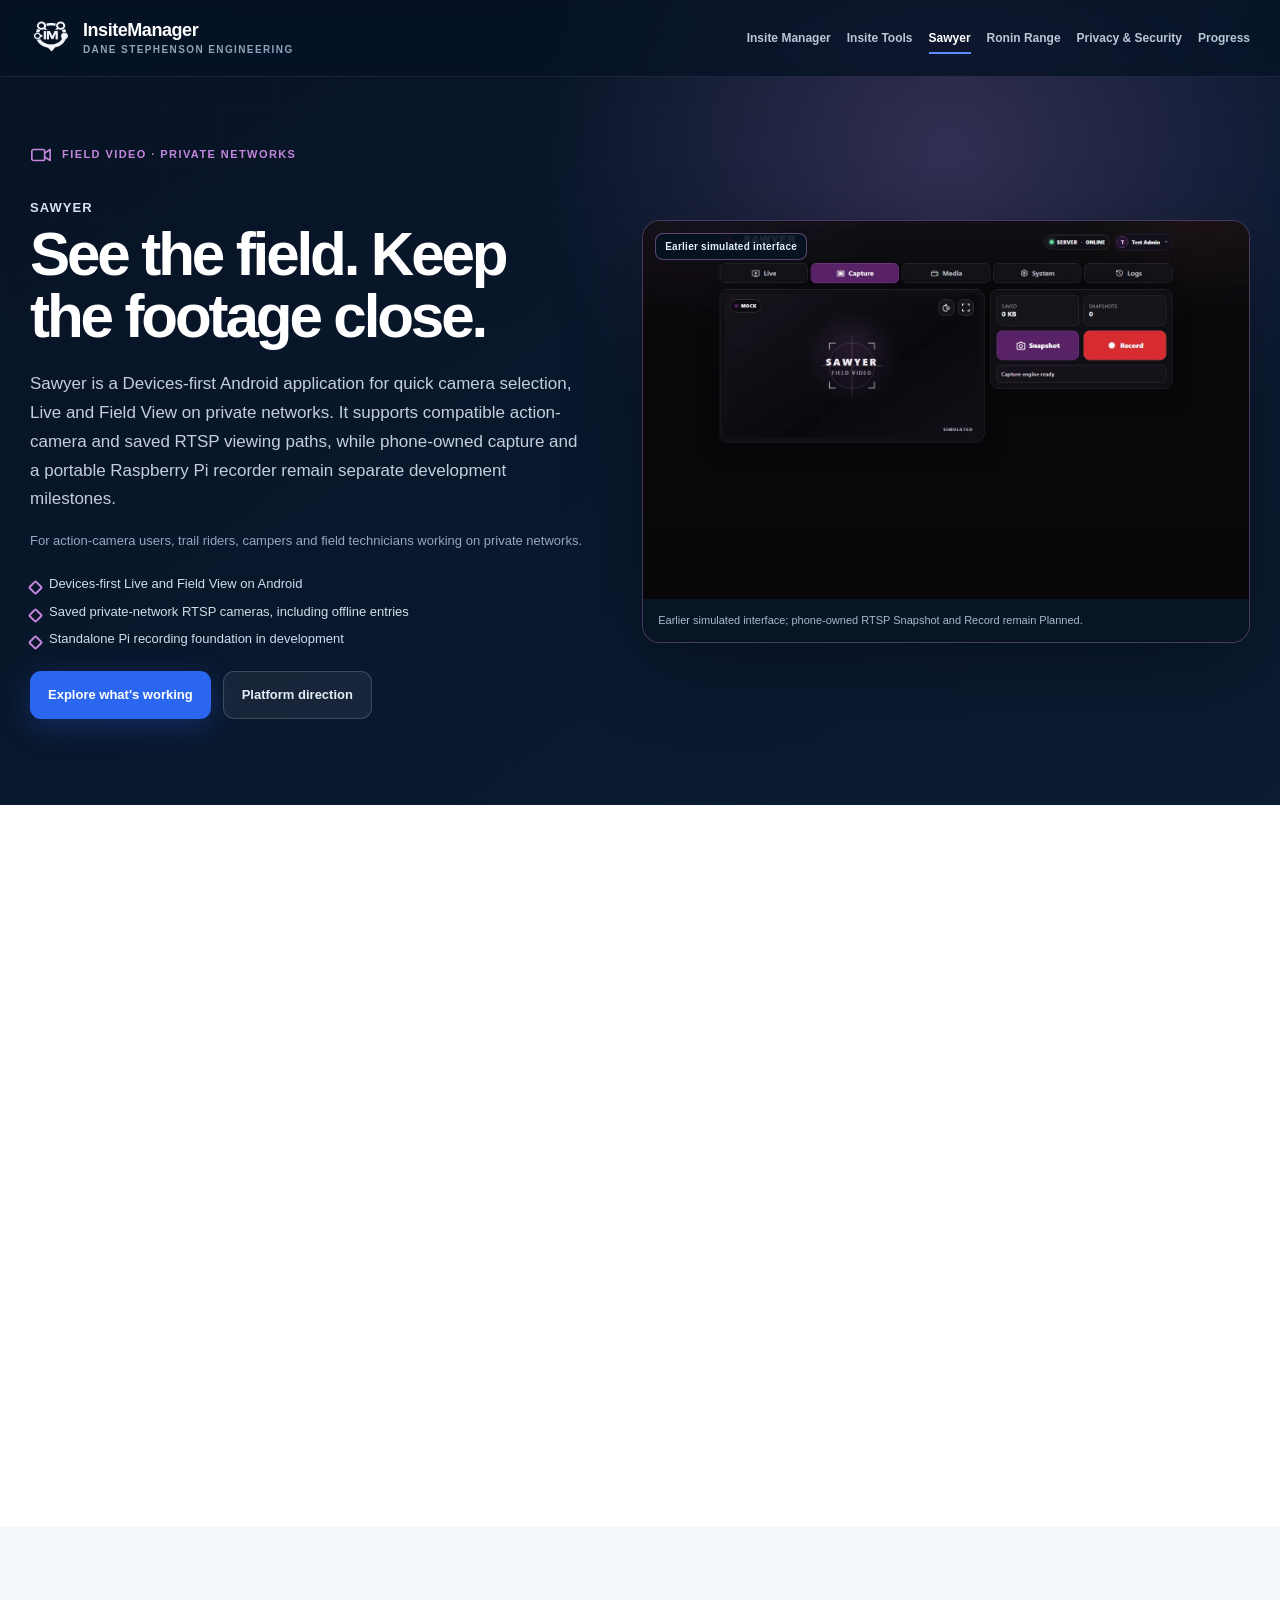
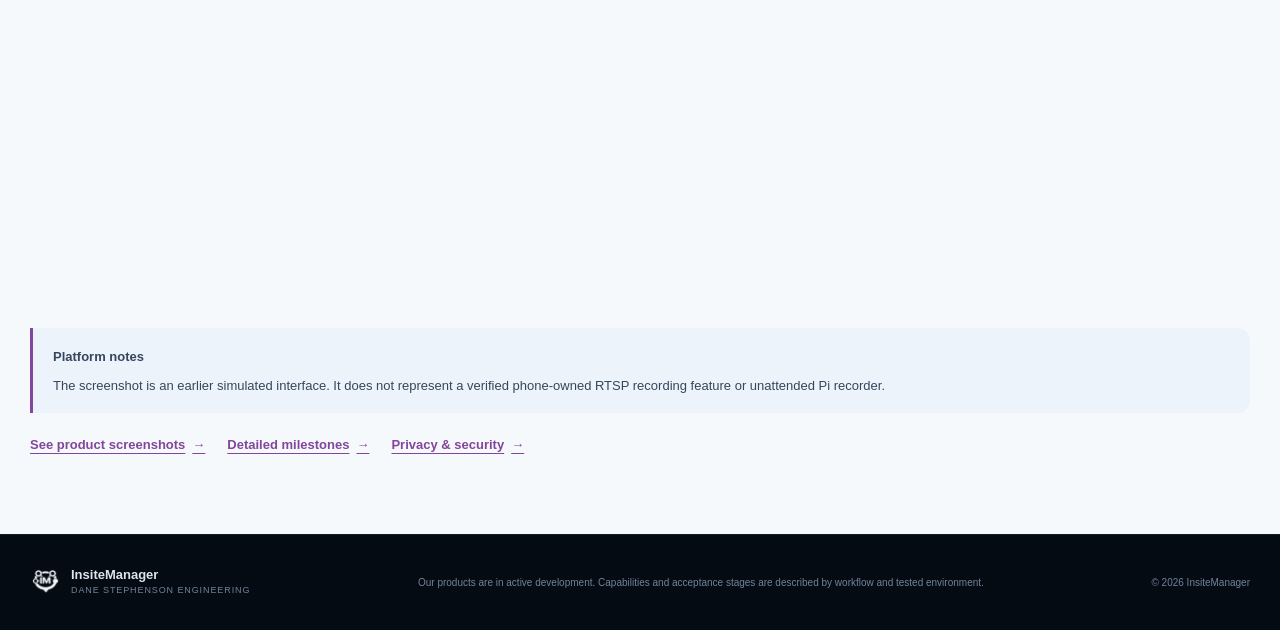
<file: products/sawyer.html>
<!doctype html>
<html lang="en">
<head>
  <meta charset="utf-8" />
  <meta name="viewport" content="width=device-width, initial-scale=1" />
  <meta name="theme-color" content="#071323" />
  <meta http-equiv="Content-Security-Policy" content="default-src 'self'; img-src 'self' data:; style-src 'self'; script-src 'self'; object-src 'none'; base-uri 'none'; form-action 'none'; upgrade-insecure-requests" />
  <meta name="description" content="Sawyer brings compatible action-camera and private-network RTSP viewing into local Android field workflows, with a portable Raspberry Pi recorder in development." />
  <meta name="robots" content="index,follow,max-image-preview:large" />
  <link rel="canonical" href="https://insitemanager.com/products/sawyer.html" />
  <link rel="icon" href="../favicon.ico" sizes="any" />
  <link rel="apple-touch-icon" href="../apple-touch-icon.png" />
  <link rel="stylesheet" href="../assets/site.css" />
  <meta property="og:type" content="website" />
  <meta property="og:title" content="Sawyer — InsiteManager Products" />
  <meta property="og:description" content="Sawyer brings compatible action-camera and private-network RTSP viewing into local Android field workflows, with a portable Raspberry Pi recorder in development." />
  <meta property="og:url" content="https://insitemanager.com/products/sawyer.html" />
  <meta property="og:image" content="https://insitemanager.com/assets/og-insitemanager.jpg" />
  <meta name="twitter:card" content="summary_large_image" />
  <meta name="twitter:title" content="Sawyer — InsiteManager Products" />
  <meta name="twitter:description" content="Sawyer brings compatible action-camera and private-network RTSP viewing into local Android field workflows, with a portable Raspberry Pi recorder in development." />
  <meta name="twitter:image" content="https://insitemanager.com/assets/og-insitemanager.jpg" />
  <title>Sawyer — InsiteManager Products</title>
</head>
<body>
  <a class="skip-link" href="#main">Skip to content</a>
  <header class="site-header" data-header>
    <div class="shell header-inner">
      <a class="brand" href="../index.html" aria-label="InsiteManager home">
        <img src="../assets/icons/insitemanager-mark-dark.png" alt="" width="44" height="44" />
        <span class="brand-copy"><strong>InsiteManager</strong><small>Dane Stephenson Engineering</small></span>
      </a>
      <nav class="desktop-nav portfolio-nav" aria-label="Primary navigation">
        <a href="../products/insite-manager.html">Insite Manager</a>
        <a href="../products/insite-tools.html">Insite Tools</a>
        <a href="../products/sawyer.html" aria-current="page">Sawyer</a>
        <a href="../products/ronin-range.html">Ronin Range</a>
        <a href="../privacy-security.html">Privacy &amp; Security</a>
        <a href="../progress.html">Progress</a>
      </nav>
      <button class="menu-button" type="button" aria-label="Open navigation" aria-expanded="false" aria-controls="mobile-navigation" data-menu-button>
        <span></span><span></span><span></span>
      </button>
    </div>
    <nav class="mobile-nav" id="mobile-navigation" aria-label="Mobile navigation" data-mobile-nav>
        <a href="../products/insite-manager.html">Insite Manager</a>
        <a href="../products/insite-tools.html">Insite Tools</a>
        <a href="../products/sawyer.html" aria-current="page">Sawyer</a>
        <a href="../products/ronin-range.html">Ronin Range</a>
        <a href="../privacy-security.html">Privacy &amp; Security</a>
        <a href="../progress.html">Progress</a>
    </nav>
  </header>
  <main id="main" class="product-page" data-product="sawyer">
    <section class="product-hero" data-product="sawyer" aria-labelledby="product-heading">
      <div class="shell product-hero-grid">
        <div class="product-hero-copy reveal">
          <div class="product-overline"><svg class="lucide-icon " aria-hidden="true" viewBox="0 0 24 24" fill="none" stroke="currentColor" stroke-width="1.8" stroke-linecap="round" stroke-linejoin="round"><rect x="2" y="6" width="14" height="12" rx="2"/><path d="m16 10 6-4v12l-6-4"/></svg> <span>Field video · Private networks</span></div>
          <p class="product-name">Sawyer</p>
          <h1 id="product-heading">See the field. Keep the footage close.</h1>
          <p class="product-lede">Sawyer is a Devices-first Android application for quick camera selection, Live and Field View on private networks. It supports compatible action-camera and saved RTSP viewing paths, while phone-owned capture and a portable Raspberry Pi recorder remain separate development milestones.</p>
          <p class="product-audience">For action-camera users, trail riders, campers and field technicians working on private networks.</p>
          <ul class="hero-quick-list"><li>Devices-first Live and Field View on Android</li><li>Saved private-network RTSP cameras, including offline entries</li><li>Standalone Pi recording foundation in development</li></ul>
          <div class="hero-actions"><a class="button button-primary" href="#working">Explore what's working</a><a class="button button-secondary" href="#feature-progress">Platform direction</a></div>
        </div>
        <figure class="product-hero-shot reveal delay-1">
          <a class="image-button" data-lightbox="../assets/images/sawyer-capture.webp" data-caption="Earlier simulated interface; phone-owned RTSP Snapshot and Record remain Planned." href="../assets/images/sawyer-capture.webp">
            <img src="../assets/images/sawyer-capture.webp" alt="Earlier Sawyer demonstration interface showing simulated preview and capture controls" loading="eager" width="1440" height="900" />
            <span class="capture-context">Earlier simulated interface</span>
            <span class="zoom-label">View screenshot</span>
          </a>
          <figcaption>Earlier simulated interface; phone-owned RTSP Snapshot and Record remain Planned.</figcaption>
        </figure>
      </div>
    </section>
  <section class="section product-feature-section" id="working"><div class="shell product-story product-story-wide reveal"><div class="kicker">What's working</div><h2>Field viewing on a local network</h2><p>Sawyer supports compatible action-camera workflows and saved private-network RTSP sources on Android. Galaxy S21 Live and Field View frames were observed from an operator-run Pi camera stream.</p><p>The compact R1/R2 Devices interface, portrait and landscape Live layouts, and right-thumb controls have Galaxy S21 screenshot evidence. GoPro retesting, sustained reconnect, and broader camera acceptance remain separate checks.</p><h3 class="product-workflow-heading">The supported live-view path</h3>
        <ol class="product-workflow" data-two-step aria-label="Sawyer local viewing workflow">
          <li><strong>Choose a known source</strong><span>Use the supported GoPro HERO3+ Direct Live path or a saved private-network RTSP source.</span></li>
          <li><strong>View from the phone</strong><span>Live and Field View have device-specific evidence, including Pi H.264 frames observed on Galaxy S21.</span></li>
        </ol>
        <p class="product-example"><strong>Example in practice:</strong> In a named field test, Galaxy S21 displayed frames from a Pi H.264 source. The public image is an earlier simulated interface, not a capture of that test. Phone-owned RTSP Snapshot and Record, unattended Pi segments and sustained reconnect remain separate milestones.</p>
        <div class="product-story-links"><a class="text-link" href="../gallery.html#shot-sawyer-early-preview">See the earlier interface preview <span aria-hidden="true">→</span></a><a class="text-link" href="../progress.html#milestone-sawyer-s21-view">S21 viewing test scope <span aria-hidden="true">→</span></a></div></div></section>
    <section class="section product-progress-section" id="feature-progress" aria-labelledby="direction-heading">
      <div class="shell">
        <div class="product-direction">
          <div class="product-direction-story reveal">
            <div class="kicker">Platform direction</div>
            <h2 id="direction-heading">Live viewing now. Independent capture next.</h2>
            <p>Sawyer connects to supported cameras on local networks and is growing toward a portable camera node that can record independently of a connected phone. Each transport and camera family is verified on its own terms.</p>
            <a class="text-link" href="../progress.html#progress-sawyer">Explore qualification milestones <span aria-hidden="true">→</span></a>
          </div>
          <div class="product-direction-notes reveal delay-1" aria-label="Current foundation and ongoing work">
            <div><h3>Established viewing paths</h3><p>Galaxy S21 viewing of a Pi H.264 stream and the named GoPro HERO3+ direct-live path have device-specific evidence, not universal compatibility.</p></div>
            <div><h3>Separate recording milestones</h3><p>Phone-owned RTSP capture, resilient GoPro media transfer, unattended Pi segments and retention, and later mobile review require further implementation or field proof.</p></div>
          </div>
        </div>
        <div class="product-platform-note"><strong>Platform notes</strong><p>The screenshot is an earlier simulated interface. It does not represent a verified phone-owned RTSP recording feature or unattended Pi recorder.</p></div>
        <div class="product-next-links"><a class="text-link" href="../gallery.html#sawyer">See product screenshots <span aria-hidden="true">→</span></a><a class="text-link" href="../progress.html#progress-sawyer">Detailed milestones <span aria-hidden="true">→</span></a><a class="text-link" href="../privacy-security.html">Privacy &amp; security <span aria-hidden="true">→</span></a></div>
      </div>
    </section>
  </main>
  <footer class="site-footer">
    <div class="shell footer-inner">
      <div class="footer-brand">
        <img src="../assets/icons/insitemanager-mark-dark.png" alt="" width="34" height="34" />
        <span><strong>InsiteManager</strong><small>Dane Stephenson Engineering</small></span>
      </div>
      <p>Our products are in active development. Capabilities and acceptance stages are described by workflow and tested environment.</p>
      <span class="copyright">© <span data-year></span> InsiteManager</span>
    </div>
  </footer>
  <dialog class="lightbox" data-lightbox-dialog aria-label="Screenshot viewer">
    <div class="lightbox-content">
      <div class="lightbox-frame">
        <img alt="" data-lightbox-image />
        <button class="lightbox-close" type="button" aria-label="Close screenshot viewer" data-lightbox-close>×</button>
      </div>
      <p data-lightbox-caption></p>
      <a class="lightbox-original" data-lightbox-original="" href="" target="_blank" rel="noopener noreferrer">Open original image in a new tab <span aria-hidden="true">↗</span></a>
    </div>
  </dialog>
  <script src="../assets/site.js" defer></script>
</body>
</html>
</file>
<file: assets/site.css>
:root {
  --ink: #0a1422;
  --navy: #071323;
  --navy-2: #0b1d33;
  --navy-3: #102945;
  --text: #182437;
  --muted: #637187;
  --line: #dce4ee;
  --line-dark: rgba(255,255,255,.12);
  --surface: #f5f8fc;
  --surface-2: #edf3f9;
  --white: #fff;
  --blue: #2a66f0;
  --blue-2: #5d8cff;
  --cyan: #4fc9d7;
  --green: #41c985;
  --orange: #f4aa47;
  --shadow: 0 24px 70px rgba(7, 19, 35, .14);
  --shadow-soft: 0 12px 34px rgba(7, 19, 35, .08);
  --radius: 18px;
  --radius-lg: 28px;
  --shell: 1220px;
}

* { box-sizing: border-box; }
html { scroll-behavior: smooth; }
section[id] { scroll-margin-top: 84px; }
body {
  margin: 0;
  color: var(--text);
  background: var(--white);
  font-family: Inter, ui-sans-serif, -apple-system, BlinkMacSystemFont, "Segoe UI", Roboto, Helvetica, Arial, sans-serif;
  font-size: 16px;
  line-height: 1.55;
  -webkit-font-smoothing: antialiased;
}
img { display: block; max-width: 100%; }
button, a { font: inherit; }
a { color: inherit; text-decoration: none; }
button { color: inherit; }
:where(a, button):focus-visible { outline: 3px solid var(--blue); outline-offset: 3px; box-shadow: 0 0 0 2px var(--white); }
::selection { background: #c8d8ff; color: #071323; }

.skip-link {
  position: fixed;
  left: 12px;
  top: 12px;
  z-index: 999;
  padding: 10px 14px;
  background: var(--white);
  color: var(--navy);
  border-radius: 10px;
  transform: translateY(-160%);
  transition: transform .2s ease;
}
.skip-link:focus { transform: translateY(0); }

.shell { width: min(calc(100% - 48px), var(--shell)); margin-inline: auto; }

.site-header {
  position: fixed;
  inset: 0 0 auto 0;
  z-index: 100;
  background: rgba(7,19,35,.78);
  border-bottom: 1px solid rgba(255,255,255,.08);
  backdrop-filter: blur(18px) saturate(140%);
  -webkit-backdrop-filter: blur(18px) saturate(140%);
  transition: background .25s ease, box-shadow .25s ease;
}
.site-header.scrolled { background: rgba(7,19,35,.94); box-shadow: 0 10px 35px rgba(0,0,0,.18); }
.header-inner { height: 76px; display: flex; align-items: center; gap: 30px; }
.brand { display: inline-flex; align-items: center; gap: 11px; min-width: 210px; }
.brand img { width: 42px; height: 42px; object-fit: contain; }
.brand-copy { display: flex; flex-direction: column; line-height: 1.04; }
.brand-copy strong { color: #fff; font-size: 18px; letter-spacing: -.025em; }
.brand-copy small { color: #91a3ba; margin-top: 5px; font-size: 10px; text-transform: uppercase; letter-spacing: .14em; font-weight: 700; }
.desktop-nav { display: flex; align-items: center; gap: 28px; margin-left: auto; flex: none; }
.desktop-nav a { color: #bac7d7; font-size: 13px; font-weight: 650; white-space: nowrap; transition: color .2s; }
.desktop-nav a:hover { color: #fff; }
.header-cta {
  color: #dce8ff;
  border: 1px solid rgba(105,147,255,.3);
  background: rgba(42,102,240,.12);
  border-radius: 999px;
  padding: 9px 13px;
  font-size: 11px;
  text-transform: uppercase;
  letter-spacing: .1em;
  font-weight: 800;
  white-space: nowrap;
  flex: none;
}
.menu-button { display: none; border: 0; padding: 9px; background: transparent; cursor: pointer; }
.menu-button span { display: block; width: 22px; height: 2px; margin: 5px 0; background: #fff; border-radius: 2px; }
.mobile-nav { display: none; }

.hero {
  position: relative;
  min-height: 700px;
  overflow: hidden;
  background:
    radial-gradient(circle at 77% 18%, rgba(42,102,240,.28), transparent 28%),
    radial-gradient(circle at 55% 62%, rgba(79,201,215,.10), transparent 27%),
    linear-gradient(145deg, #071323 0%, #0a1a2e 54%, #0a1930 100%);
  color: #fff;
  padding: 112px 0 54px;
}
.hero::after {
  content: "";
  position: absolute;
  width: 620px;
  height: 620px;
  right: -280px;
  bottom: -290px;
  border: 1px solid rgba(93,140,255,.18);
  border-radius: 50%;
  box-shadow: 0 0 0 90px rgba(93,140,255,.025), 0 0 0 180px rgba(93,140,255,.018);
}
.hero-grid {
  position: absolute;
  inset: 0;
  opacity: .17;
  background-image:
    linear-gradient(rgba(255,255,255,.08) 1px, transparent 1px),
    linear-gradient(90deg, rgba(255,255,255,.08) 1px, transparent 1px);
  background-size: 64px 64px;
  mask-image: linear-gradient(to bottom, black, transparent 85%);
}
.hero-layout { position: relative; z-index: 2; display: grid; grid-template-columns: 1.05fr 1.15fr; grid-template-areas: "copy visual" "proof visual"; column-gap: 40px; row-gap: 0; align-items: start; }
.hero-copy { grid-area: copy; padding-top: 4px; align-self: end; }
.eyebrow, .kicker { color: #8fb2ff; font-size: 11px; font-weight: 850; text-transform: uppercase; letter-spacing: .15em; }
.eyebrow { display: inline-flex; align-items: center; gap: 9px; padding: 7px 10px; border: 1px solid rgba(142,178,255,.2); background: rgba(32,83,181,.12); border-radius: 999px; }
.status-dot { width: 8px; height: 8px; background: var(--blue-2); border-radius: 50%; box-shadow: 0 0 0 5px rgba(93,140,255,.15); }
.hero h1 { margin: 18px 0 15px; color: #fff; font-size: clamp(48px, 4.5vw, 64px); line-height: 1.01; letter-spacing: -.05em; font-weight: 750; }
.hero h1 span { color: #91afff; }
.hero-lede { max-width: 620px; color: #b4c1d2; font-size: 16px; line-height: 1.55; }
.hero-audience { max-width: 610px; margin: 10px 0 0; color: #8fa1b8; font-size: 12px; line-height: 1.5; }
.hero-actions { display: flex; flex-wrap: wrap; gap: 12px; margin-top: 22px; }
.button { display: inline-flex; justify-content: center; align-items: center; min-height: 48px; padding: 0 18px; border-radius: 11px; font-weight: 760; font-size: 13px; transition: transform .2s ease, border-color .2s ease, background .2s ease; }
.button:hover { transform: translateY(-2px); }
.button-primary { background: var(--blue); color: #fff; box-shadow: 0 8px 30px rgba(42,102,240,.28); }
.button-secondary { background: rgba(255,255,255,.06); color: #e7edf7; border: 1px solid rgba(255,255,255,.16); }
.hero-proof { grid-area: proof; display: grid; grid-template-columns: repeat(3, 1fr); gap: 0; margin-top: 24px; border-top: 1px solid rgba(255,255,255,.12); padding-top: 16px; align-self: start; }
.hero-proof div { display: flex; flex-direction: column; gap: 3px; padding-right: 18px; }
.hero-proof strong { font-size: 13px; color: #fff; }
.hero-proof span { color: #7f90a7; font-size: 11px; }

.hero-visual { grid-area: visual; position: relative; min-width: 0; align-self: center; }
.window-card { overflow: hidden; background: #eef2f8; border: 1px solid rgba(255,255,255,.15); border-radius: 18px; box-shadow: 0 40px 90px rgba(0,0,0,.32), 0 0 0 1px rgba(255,255,255,.03); }
.hero-window { transform: perspective(1500px) rotateY(-3deg) rotateX(1deg); transform-origin: center left; }
.window-bar { height: 39px; display: grid; grid-template-columns: 1fr auto 1fr; align-items: center; gap: 12px; padding: 0 13px; background: #0a1626; border-bottom: 1px solid rgba(255,255,255,.08); color: #8190a4; font-size: 10px; }
.window-dots { display: flex; gap: 5px; }
.window-dots i { width: 7px; height: 7px; border-radius: 50%; background: #304158; }
.window-dots i:first-child { background: #6987b4; }
.window-state { justify-self: end; display: inline-flex; align-items: center; gap: 6px; color: #8aa0bb; }
.window-state i { width: 6px; height: 6px; background: var(--blue-2); border-radius: 50%; }
.image-button { display: block; width: 100%; border: 0; padding: 0; background: transparent; cursor: zoom-in; position: relative; }
.image-button img { width: 100%; height: auto; }
a.image-button { color: inherit; text-decoration: none; }
.floating-card { position: absolute; padding: 12px 15px; border: 1px solid rgba(255,255,255,.14); border-radius: 12px; background: rgba(7,19,35,.92); backdrop-filter: blur(12px); box-shadow: var(--shadow); display: flex; flex-direction: column; gap: 3px; }
.floating-card span { color: #6f9cff; font-size: 9px; font-weight: 900; letter-spacing: .14em; }
.floating-card strong { color: #fff; font-size: 12px; }
.floating-card-a { left: -26px; bottom: -24px; }
.floating-card-b { right: -20px; top: 54px; }

.signal-strip { background: #091728; color: #8596ac; border-top: 1px solid rgba(255,255,255,.05); border-bottom: 1px solid rgba(255,255,255,.06); }
.signal-items { min-height: 64px; display: flex; justify-content: space-between; align-items: center; gap: 12px; overflow: hidden; white-space: nowrap; }
.signal-items span { font-size: 10px; text-transform: uppercase; letter-spacing: .13em; font-weight: 800; }
.signal-items i { width: 4px; height: 4px; background: #2a66f0; border-radius: 50%; flex: none; }

.section { padding: 104px 0; }
.section-heading { max-width: 720px; margin-bottom: 48px; }
.section-heading.centered { text-align: center; margin-inline: auto; }
.section-heading .kicker { color: #2d64df; }
.section-heading h2 { margin: 10px 0 16px; color: var(--ink); font-size: clamp(35px, 4vw, 54px); line-height: 1.08; letter-spacing: -.045em; }
.section-heading p { margin: 0; color: var(--muted); font-size: 17px; line-height: 1.7; }
.section-heading.light h2 { color: #fff; }
.section-heading.light p { color: #91a0b5; }
.section-heading.light .kicker { color: #79a1ff; }

.module-grid { display: grid; grid-template-columns: repeat(3, 1fr); gap: 16px; }
.module-card { position: relative; min-height: 290px; padding: 28px; border: 1px solid var(--line); border-radius: var(--radius); background: linear-gradient(180deg,#fff,#f9fbfe); box-shadow: 0 1px 0 rgba(6,20,35,.02); transition: transform .25s ease, box-shadow .25s ease, border-color .25s ease; }
.module-card:hover { transform: translateY(-4px); box-shadow: var(--shadow-soft); border-color: #cbd8ea; }
.module-index { position: absolute; right: 22px; top: 20px; color: #a7b3c3; font-size: 10px; font-weight: 900; letter-spacing: .12em; }
.module-icon { width: 42px; height: 42px; display: grid; place-items: center; border-radius: 11px; background: #ecf2ff; color: #245de2; font-size: 20px; font-weight: 800; }
.module-card h3 { margin: 22px 0 9px; font-size: 20px; letter-spacing: -.025em; }
.module-card p { margin: 0 0 24px; color: var(--muted); font-size: 14px; line-height: 1.65; }
.module-status { display: inline-flex; padding: 5px 8px; border-radius: 999px; font-size: 9px; font-weight: 900; letter-spacing: .09em; text-transform: uppercase; }
.module-status.established { color: #14744d; background: #e9f8f1; }
.module-status.active { color: #2256c5; background: #eaf0ff; }
.module-status.exploratory { color: #94601a; background: #fff4e1; }

.section-dark { background: #071323; color: #fff; overflow: hidden; padding-top: 92px; }
.feature-row { display: grid; grid-template-columns: .62fr 1.38fr; gap: 58px; align-items: center; padding: 64px 0; border-top: 1px solid rgba(255,255,255,.09); }
.feature-row.reverse { grid-template-columns: 1.38fr .62fr; }
.feature-row.reverse .feature-copy { order: 2; }
.feature-row.reverse > :not(.feature-copy) { order: 1; }
.feature-number { color: #6f9cff; font-size: 10px; font-weight: 900; letter-spacing: .14em; }
.feature-copy h3 { margin: 13px 0 15px; font-size: clamp(30px,3.1vw,43px); line-height: 1.1; letter-spacing: -.04em; }
.feature-copy p { color: #96a5b8; font-size: 15px; line-height: 1.72; }
.feature-list { list-style: none; padding: 0; margin: 25px 0 0; display: grid; gap: 10px; }
.feature-list li { position: relative; padding-left: 21px; color: #d0d9e5; font-size: 13px; }
.feature-list li::before { content: ""; position: absolute; left: 0; top: .63em; width: 7px; height: 7px; border: 2px solid #5d8cff; border-radius: 50%; }
.screenshot-card { position: relative; overflow: hidden; border-radius: 16px; border: 1px solid rgba(255,255,255,.13); background: #eaf0f7; box-shadow: 0 28px 70px rgba(0,0,0,.28); }
.screenshot-card img { transition: transform .45s cubic-bezier(.2,.7,.2,1); }
.screenshot-card:hover img { transform: scale(1.012); }
.zoom-label { position: absolute; right: 12px; bottom: 12px; padding: 7px 9px; border-radius: 8px; color: #fff; background: rgba(7,19,35,.82); backdrop-filter: blur(7px); font-size: 9px; text-transform: uppercase; letter-spacing: .1em; font-weight: 850; opacity: 0; transform: translateY(4px); transition: .2s ease; }
.screenshot-card:hover .zoom-label { opacity: 1; transform: none; }
.screenshot-stack { position: relative; min-height: 410px; }
.screenshot-card.small { position: absolute; width: 86%; left: 0; top: 0; }
.screenshot-card.small.offset { left: 14%; top: 116px; box-shadow: 0 35px 80px rgba(0,0,0,.42); }
.portrait-pair { display: grid; grid-template-columns: 1fr 1fr; gap: 10px; align-items: start; transform: scale(1.035); transform-origin: center; }
.screenshot-card.portrait:nth-child(2) { margin-top: 32px; }

.progress-section { background: #f5f8fc; }
.progress-layout { display: grid; grid-template-columns: .82fr 1.18fr; gap: 80px; align-items: start; }
.sticky-heading { position: sticky; top: 120px; margin-bottom: 0; }
.progress-list { display: grid; gap: 14px; }
.progress-card { display: grid; grid-template-columns: 58px 1fr; gap: 20px; padding: 27px; border: 1px solid var(--line); border-radius: var(--radius); background: #fff; box-shadow: 0 2px 0 rgba(7,19,35,.02); }
.progress-marker { width: 46px; height: 46px; border-radius: 13px; display: grid; place-items: center; font-size: 11px; font-weight: 900; }
.progress-marker.complete { color: #14744d; background: #e7f8ef; border: 1px solid #c5eed9; }
.progress-marker.active { color: #245ddc; background: #e9f0ff; border: 1px solid #cbd9ff; }
.progress-marker.next { color: #81551c; background: #fff3df; border: 1px solid #f4ddba; }
.progress-meta { display: flex; justify-content: space-between; gap: 14px; align-items: center; color: #7c899a; font-size: 10px; text-transform: uppercase; letter-spacing: .1em; font-weight: 800; }
.progress-meta strong { color: #2e67e4; }
.progress-card h3 { margin: 10px 0 8px; font-size: 20px; letter-spacing: -.025em; }
.progress-card p { margin: 0; color: var(--muted); font-size: 14px; line-height: 1.65; }

.gallery-section { padding: 96px 0; }
.gallery-grid { display: grid; grid-template-columns: repeat(2,1fr); gap: 15px; }
.gallery-card { position: relative; overflow: hidden; min-height: 315px; padding: 0; border: 1px solid var(--line); border-radius: 16px; background: #edf2f8; cursor: zoom-in; box-shadow: var(--shadow-soft); }
.gallery-card.wide { grid-column: 1 / -1; min-height: 480px; }
.gallery-card img { width: 100%; height: 100%; object-fit: cover; transition: transform .5s cubic-bezier(.2,.7,.2,1); }
.gallery-card:hover img { transform: scale(1.018); }
.gallery-card::after { content: ""; position: absolute; inset: auto 0 0; height: 42%; background: linear-gradient(to top,rgba(6,18,33,.82),transparent); pointer-events: none; }
.gallery-card > span { position: absolute; left: 22px; bottom: 18px; z-index: 2; display: flex; flex-direction: column; text-align: left; }
.gallery-card strong { color: #fff; font-size: 17px; }
.gallery-card small { color: #aab8ca; font-size: 10px; text-transform: uppercase; letter-spacing: .12em; font-weight: 800; margin-top: 2px; }

.engineering-section { background: linear-gradient(150deg,#0a1728,#0a2037); color: #fff; }
.principles-grid { display: grid; grid-template-columns: repeat(3,1fr); gap: 1px; background: rgba(255,255,255,.1); border: 1px solid rgba(255,255,255,.1); border-radius: 18px; overflow: hidden; }
.principle { min-height: 230px; padding: 28px; background: #0a1a2e; }
.principle span { color: #6687bb; font-size: 10px; font-weight: 900; letter-spacing: .12em; }
.principle h3 { margin: 34px 0 10px; font-size: 19px; }
.principle p { margin: 0; color: #8798ae; font-size: 13px; line-height: 1.65; }

.closing-section { position: relative; overflow: hidden; background: #06101d; color: #fff; padding: 84px 0; }
.closing-glow { position: absolute; width: 560px; height: 560px; left: 18%; top: -360px; background: radial-gradient(circle,rgba(42,102,240,.35),transparent 68%); }
.closing-inner { position: relative; display: grid; grid-template-columns: 72px 1fr auto; gap: 24px; align-items: center; }
.closing-inner img { width: 60px; height: 60px; }
.closing-inner h2 { margin: 8px 0; max-width: 720px; font-size: clamp(28px,3vw,42px); line-height: 1.12; letter-spacing: -.04em; }
.closing-inner p { margin: 0; color: #8495aa; font-size: 13px; }

.site-footer { background: #040b13; color: #73839a; border-top: 1px solid rgba(255,255,255,.07); padding: 32px 0; }
.footer-inner { display: grid; grid-template-columns: auto 1fr auto; gap: 30px; align-items: center; }
.footer-brand { display: flex; align-items: center; gap: 10px; }
.footer-brand img { width: 31px; height: 31px; }
.footer-brand span { display: flex; flex-direction: column; line-height: 1.1; }
.footer-brand strong { color: #dbe4ef; font-size: 13px; }
.footer-brand small { margin-top: 4px; font-size: 9px; text-transform: uppercase; letter-spacing: .1em; }
.site-footer p { margin: 0; text-align: center; font-size: 10px; line-height: 1.5; }
.copyright { font-size: 10px; white-space: nowrap; }

.lightbox { width: fit-content; max-width: min(calc(100vw - 24px), 1700px); border: 0; padding: 0; margin: auto; background: transparent; color: #fff; overflow: visible; }
.lightbox::backdrop { background: rgba(1,7,14,.92); backdrop-filter: blur(8px); }
.lightbox-content { width: fit-content; max-width: min(calc(100vw - 24px), 1700px); margin: auto; }
.lightbox-frame { position: relative; width: fit-content; max-width: min(calc(100vw - 24px), 1700px); overflow: hidden; border-radius: 14px; border: 1px solid rgba(255,255,255,.16); background: #0b1420; box-shadow: 0 40px 100px rgba(0,0,0,.55); }
.lightbox-frame img { display: block; width: auto; height: auto; max-width: min(calc(100vw - 24px), 1700px); max-height: calc(100vh - 120px); max-height: calc(100dvh - 120px); object-fit: contain; }
.lightbox p { max-width: 100%; margin: 12px 0 0; color: #b8c5d5; font-size: 12px; line-height: 1.5; }
.lightbox-close { position: absolute; right: 12px; top: 12px; width: 44px; height: 44px; display: grid; place-items: center; border: 1px solid rgba(255,255,255,.22); border-radius: 50%; color: #fff; background: rgba(4,11,19,.78); backdrop-filter: blur(8px); -webkit-backdrop-filter: blur(8px); box-shadow: 0 8px 24px rgba(0,0,0,.28); font-size: 26px; line-height: 1; cursor: pointer; transition: background .2s ease, border-color .2s ease, transform .2s ease; }
.lightbox-close:hover { background: rgba(17,38,65,.92); border-color: rgba(255,255,255,.35); }
.lightbox-close:focus-visible { outline: 3px solid rgba(63,119,255,.8); outline-offset: 2px; }
.lightbox-close:active { transform: scale(.96); }

/* Progressive enhancement: core content is visible before JS and when scripts are blocked. */
.reveal { opacity: 1; transform: none; transition: opacity .65s ease, transform .65s cubic-bezier(.22,.61,.36,1); }
.reveal.reveal-pending { opacity: 0; transform: translateY(18px); }
.reveal.reveal-pending.visible { opacity: 1; transform: none; }
.delay-1 { transition-delay: .08s; }
.delay-2 { transition-delay: .16s; }

@media (prefers-reduced-motion: reduce) {
  html { scroll-behavior: auto; }
  *, *::before, *::after { animation: none !important; transition: none !important; }
  .reveal, .reveal.reveal-pending { opacity: 1; transform: none; }
}

@media (max-width: 1160px) and (min-width: 901px) {
  .header-inner { gap: 20px; }
  .brand { min-width: 0; }
  .brand-copy small { display: none; }
  .desktop-nav { gap: 16px; }
  .desktop-nav a { font-size: 12px; }
  .header-cta { padding: 8px 10px; font-size: 10px; letter-spacing: .07em; }
}

@media (max-width: 1040px) {
  .hero { min-height: auto; }
  .hero-layout { grid-template-columns: .88fr 1.12fr; column-gap: 30px; }
  .hero-copy { max-width: 760px; }
  .hero h1 { font-size: clamp(44px, 5vw, 56px); }
  .hero-lede { font-size: 16px; }
  .hero-window { transform: none; }
  .floating-card { display: none; }
  .module-grid { grid-template-columns: repeat(2,1fr); }
  .feature-row, .feature-row.reverse { grid-template-columns: 1fr; gap: 32px; }
  .feature-row.reverse .feature-copy, .feature-row.reverse > :not(.feature-copy) { order: initial; }
  .portrait-pair { transform: none; }
  .feature-copy { max-width: 720px; }
  .screenshot-stack { min-height: 480px; }
  .progress-layout { grid-template-columns: 1fr; gap: 40px; }
  .sticky-heading { position: static; }
  .principles-grid { grid-template-columns: repeat(2,1fr); }
}


@media (max-width: 1040px) and (max-height: 600px) and (min-width: 901px) {
  .hero { padding: 108px 0 52px; }
  .hero h1 { margin: 20px 0 16px; font-size: clamp(40px, 4.4vw, 48px); }
  .hero-lede { font-size: 15px; line-height: 1.5; }
  .hero-actions { margin-top: 20px; }
  .hero-proof { margin-top: 28px; padding-top: 16px; }
}


@media (max-width: 900px) {
  .header-inner { height: 68px; }
  .brand { min-width: 0; }
  .brand-copy small { display: none; }
  .desktop-nav, .header-cta { display: none; }
  .menu-button { display: block; margin-left: auto; }
  .mobile-nav { display: grid; grid-template-rows: 0fr; transition: grid-template-rows .25s ease; overflow: hidden; border-top: 1px solid transparent; }
  .mobile-nav::before { content: ""; min-height: 0; }
  .mobile-nav.open { grid-template-rows: none; padding: 8px 15px 17px; border-top-color: rgba(255,255,255,.08); }
  .mobile-nav a { display: none; padding: 11px 5px; color: #c8d3e0; font-size: 13px; font-weight: 700; }
  .mobile-nav.open a { display: block; }
  .hero { padding: 116px 0 68px; }
  .hero-layout { grid-template-columns: 1fr; grid-template-areas: "copy" "visual" "proof"; gap: 30px; }
  .hero-copy { align-self: auto; }
  .hero-visual { margin-top: 0; }
  .hero-proof { margin-top: 0; }
}

@media (max-width: 760px) {
  .shell { width: min(calc(100% - 30px), var(--shell)); }
  .brand img { width: 36px; height: 36px; }
  .brand-copy strong { font-size: 16px; }
  .hero { padding: 96px 0 58px; }
  .hero-layout { gap: 24px; }
  .hero h1 { margin: 20px 0 17px; font-size: clamp(40px, 10vw, 52px); line-height: .98; }
  .hero-lede { font-size: 16px; line-height: 1.58; }
  .hero-audience { margin-top: 12px; font-size: 12px; }
  .hero-actions { margin-top: 24px; }
  .hero-proof { grid-template-columns: 1fr; gap: 10px; padding-top: 18px; }
  .hero-proof div { padding-bottom: 12px; border-bottom: 1px solid rgba(255,255,255,.08); }
  .floating-card { display: none; }
  .window-bar { grid-template-columns: 1fr auto; }
  .window-bar > span:nth-child(2) { display: none; }
  .signal-items { justify-content: flex-start; overflow-x: auto; scrollbar-width: none; }
  .signal-items::-webkit-scrollbar { display: none; }
  .section { padding: 82px 0; }
  .section-heading { margin-bottom: 34px; }
  .section-heading p { font-size: 15px; }
  .module-grid { grid-template-columns: 1fr; }
  .module-card { min-height: 0; }
  .feature-row { padding: 48px 0; }
  .screenshot-stack { min-height: 330px; }
  .screenshot-card.small { width: 91%; }
  .screenshot-card.small.offset { left: 9%; top: 82px; }
  .portrait-pair { grid-template-columns: 1fr; }
  .screenshot-card.portrait:nth-child(2) { margin-top: 0; }
  .progress-card { grid-template-columns: 44px 1fr; padding: 20px; gap: 14px; }
  .progress-marker { width: 40px; height: 40px; }
  .progress-meta { align-items: flex-start; flex-direction: column; gap: 3px; }
  .gallery-section { padding: 80px 0; }
  .gallery-grid { grid-template-columns: 1fr; }
  .gallery-card.wide { grid-column: auto; min-height: 260px; }
  .gallery-card { min-height: 250px; }
  .principles-grid { grid-template-columns: 1fr; }
  .principle { min-height: 190px; }
  .closing-inner { grid-template-columns: 52px 1fr; }
  .closing-inner img { width: 48px; height: 48px; }
  .closing-inner .button { grid-column: 1 / -1; }
  .footer-inner { grid-template-columns: 1fr; text-align: left; }
  .site-footer p { text-align: left; }
}

@media (max-width: 480px) {
  .hero-actions { display: grid; }
  .button { width: 100%; }
  .hero h1 { font-size: clamp(39px, 10vw, 44px); }
  .eyebrow { font-size: 9px; }
  .window-card { border-radius: 12px; }
  .window-bar { height: 34px; }
  .screenshot-stack { min-height: 280px; }
}
.module-icon svg { width: 21px; height: 21px; fill: none; stroke: currentColor; stroke-width: 1.75; stroke-linecap: round; stroke-linejoin: round; }
@media (max-width: 760px) {
  .hero-visual { margin-top: 0; }
}

/* Q1 evidence + independent products */
.responsive-proof {
  position: relative;
  min-height: 520px;
  padding: 0 58px 36px 0;
}
.responsive-proof-main { width: 100%; }
.responsive-proof-phone {
  position: absolute;
  right: 0;
  bottom: 0;
  width: 24%;
  min-width: 150px;
  max-width: 210px;
  border-color: rgba(143,178,255,.34);
  box-shadow: 0 30px 75px rgba(0,0,0,.48), 0 0 0 1px rgba(143,178,255,.08);
}
.surface-label {
  position: absolute;
  right: 8px;
  bottom: 8px;
  padding: 5px 7px;
  border-radius: 7px;
  color: #dce7f8;
  background: rgba(7,19,35,.86);
  font-size: 8px;
  font-weight: 850;
  letter-spacing: .1em;
  text-transform: uppercase;
}

.projects-section {
  position: relative;
  overflow: hidden;
  background:
    radial-gradient(circle at 86% 10%, rgba(42,102,240,.09), transparent 25%),
    linear-gradient(180deg,#fff 0%,#f7f9fc 100%);
}
.projects-section::before {
  content: "";
  position: absolute;
  width: 540px;
  height: 540px;
  right: -300px;
  top: 150px;
  border: 1px solid rgba(42,102,240,.09);
  border-radius: 50%;
  box-shadow: 0 0 0 90px rgba(42,102,240,.018), 0 0 0 180px rgba(42,102,240,.012);
  pointer-events: none;
}
.project-feature,
.project-card {
  position: relative;
  z-index: 1;
  border: 1px solid var(--line);
  border-radius: 22px;
  background: #fff;
  box-shadow: var(--shadow-soft);
}
.project-feature {
  display: grid;
  grid-template-columns: .72fr 1.28fr;
  gap: 42px;
  align-items: center;
  padding: 38px;
}
.project-feature-ronin {
  background: linear-gradient(135deg,#fbfdfc 0%,#fff 48%,#f2f8f5 100%);
  border-color: #d7e7dd;
}
.project-copy { padding: 8px 0; }
.project-meta {
  display: flex;
  gap: 9px;
  flex-wrap: wrap;
  align-items: center;
  font-size: 9px;
  font-weight: 900;
  letter-spacing: .1em;
  text-transform: uppercase;
}
.project-meta span { color: #758398; }
.project-meta strong {
  color: #245ddc;
  padding: 5px 7px;
  border-radius: 999px;
  background: #eaf0ff;
}
.project-feature-ronin .project-meta strong { color: #245ddc; background: #eaf0ff; }
.project-copy h3,
.project-card h3 {
  margin: 12px 0 4px;
  color: var(--ink);
  font-size: clamp(30px,3.2vw,44px);
  line-height: 1.05;
  letter-spacing: -.045em;
}
.project-card h3 { font-size: 28px; }
.project-tagline {
  margin: 0 0 14px;
  color: #32445c;
  font-size: 16px;
  font-weight: 720;
  line-height: 1.4;
}
.project-copy > p:not(.project-tagline),
.project-card-copy > p:not(.project-tagline) {
  margin: 0;
  color: var(--muted);
  font-size: 14px;
  line-height: 1.68;
}
.project-chips {
  display: flex;
  gap: 7px;
  flex-wrap: wrap;
  margin-top: 22px;
}
.project-chips span {
  padding: 6px 8px;
  border: 1px solid #dce7e1;
  border-radius: 999px;
  color: #456256;
  background: rgba(255,255,255,.72);
  font-size: 9px;
  font-weight: 800;
  letter-spacing: .04em;
}
.project-visual { min-width: 0; }
.project-visual-ronin {
  position: relative;
  min-height: 390px;
  padding: 0 58px 28px 0;
}
.project-screen {
  overflow: hidden;
  border: 1px solid #d6deea;
  border-radius: 15px;
  background: #eef3f8;
  box-shadow: 0 22px 55px rgba(7,19,35,.16);
}
.project-screen img { transition: transform .45s cubic-bezier(.2,.7,.2,1); }
.project-screen:hover img { transform: scale(1.012); }
.project-screen-wide { width: 100%; }
.project-screen-phone {
  position: absolute;
  right: 0;
  bottom: 0;
  width: 21%;
  min-width: 132px;
  max-width: 170px;
  border-color: #c6d7cc;
  box-shadow: 0 28px 60px rgba(7,19,35,.24);
}
.project-grid-secondary {
  display: grid;
  grid-template-columns: 1fr 1fr;
  gap: 18px;
  margin-top: 18px;
}
.project-card {
  display: grid;
  grid-template-rows: auto 1fr;
  gap: 24px;
  padding: 28px;
  overflow: hidden;
}
.project-card-copy { max-width: 590px; }
.project-card .project-screen { align-self: end; }

@media (max-width: 1040px) {
  .responsive-proof { min-height: 460px; }
  .project-feature { grid-template-columns: 1fr; }
  .project-copy { max-width: 760px; }
  .project-visual-ronin { min-height: 0; }
}

@media (max-width: 760px) {
  .responsive-proof { min-height: 0; padding: 0; display: grid; grid-template-columns: 1fr 110px; gap: 10px; align-items: end; }
  .responsive-proof-phone { position: static; width: auto; min-width: 0; max-width: none; }
  .surface-label { display: none; }
  .project-feature { padding: 22px; gap: 26px; }
  .project-visual-ronin { padding: 0; display: grid; grid-template-columns: 1fr 96px; gap: 10px; align-items: end; }
  .project-screen-phone { position: static; width: auto; min-width: 0; max-width: none; }
  .project-grid-secondary { grid-template-columns: 1fr; }
  .project-card { padding: 22px; }
  .project-tagline { font-size: 15px; }
}

@media (max-width: 480px) {
  .responsive-proof { grid-template-columns: 1fr 86px; }
  .project-visual-ronin { grid-template-columns: 1fr 82px; }
  .project-feature, .project-card { border-radius: 16px; }
}


/* Portfolio Pass A: shared navigation, local product identities, and feature stages. */
.portfolio-nav { gap: clamp(10px, 1.25vw, 20px); }
.portfolio-nav a { font-size: 12px; }
.portfolio-nav a[aria-current="page"], .mobile-nav a[aria-current="page"] { color: #fff; }
.portfolio-nav a[aria-current="page"] { box-shadow: inset 0 -2px var(--blue-2); padding-block: 7px; }
.mobile-nav a[aria-current="page"] { border-left: 3px solid var(--blue-2); padding-left: 12px; }
.header-inner { gap: 18px; }
.header-cta { display: none; }
.portfolio-locator { border-bottom: 1px solid var(--line); background: #f9fbff; }
.portfolio-locator-inner { display: flex; gap: 8px; align-items: center; flex-wrap: wrap; padding: 14px 0; }
.portfolio-locator-label { color: #52627a; font-weight: 850; font-size: 11px; letter-spacing: .08em; text-transform: uppercase; margin-right: 10px; }
.portfolio-locator a { display: inline-flex; align-items: center; gap: 8px; border: 1px solid #dce4ee; border-radius: 9px; background: white; padding: 8px 12px; color: #173353; font-size: 12px; font-weight: 700; transition: border-color .2s, background .2s; }
.portfolio-locator a:hover { border-color: #799af5; background: #eff4ff; }
.text-link { display: inline-flex; align-items: center; gap: 7px; margin-top: 21px; color: #1d57cf; font-size: 13px; font-weight: 800; line-height: 1.4; text-decoration: underline; text-underline-offset: 4px; }
.text-link:hover { color: #113d9f; }
.light-text-link { color: #adc8ff; }
.light-text-link:hover { color: #fff; }

/* Page-wide semantic status palette; text labels always accompany color. */
.stage { display: inline-flex; align-items: center; gap: 6px; padding: 5px 9px; border-radius: 999px; font-size: 11px; font-weight: 850; letter-spacing: .01em; line-height: 1.2; white-space: nowrap; border: 1px solid transparent; }
.stage::before { content: ''; display: block; width: 7px; height: 7px; border-radius: 50%; background: currentColor; flex: 0 0 auto; }
.stage-verified { color: #176e44; background: #e4f7ec; border-color: #b9e5cb; }
.stage-staged { color: #1d57ab; background: #e9f2ff; border-color: #c5ddfa; }
.stage-in-progress { color: #1a5eae; background: #ecf4ff; border-color: #d4e5ff; }
.stage-development { color: #2b60a8; background: #eaf3ff; border-color: #d1e1fa; }
.stage-planned { color: #945306; background: #fff3dc; border-color: #f3d49d; }

/* Existing screenshot assets provide visual cues, rather than invented logos. */
[data-product="manager"] { --product-accent: #7ca7ff; --product-accent-rgb: 124,167,255; }
[data-product="tools"] { --product-accent: #53c8ed; --product-accent-rgb: 83,200,237; }
[data-product="sawyer"] { --product-accent: #c486dc; --product-accent-rgb: 196,134,220; }
[data-product="ronin"] { --product-accent: #83d26e; --product-accent-rgb: 131,210,110; }
[data-product="privacy"], [data-product="progress"] { --product-accent: #96b7ff; --product-accent-rgb: 150,183,255; }
.lucide-icon { width: 22px; height: 22px; fill: none; stroke: currentColor; stroke-width: 1.8; stroke-linecap: round; stroke-linejoin: round; flex: 0 0 auto; }
.product-hero { position: relative; color: #fff; padding: 144px 0 86px; background: radial-gradient(circle at 74% 19%, rgba(var(--product-accent-rgb),.22), transparent 35%),linear-gradient(145deg, #071323, #0a1930 68%, #0b1c30); overflow: hidden; }
.product-hero::before { content: ''; position: absolute; inset: 0; opacity: .1; pointer-events: none; background-image: linear-gradient(rgba(255,255,255,.1) 1px, transparent 1px), linear-gradient(90deg,rgba(255,255,255,.1) 1px, transparent 1px); background-size: 55px 55px; mask-image: linear-gradient(to bottom, #000, transparent 90%); }
.product-hero-grid { position: relative; display: grid; grid-template-columns: minmax(0,.96fr) minmax(0,1.04fr); gap: clamp(32px,4vw,64px); align-items: center; }
.product-hero-copy { min-width: 0; }
.product-overline { display: inline-flex; gap: 10px; align-items: center; color: var(--product-accent); font-size: 11px; font-weight: 860; letter-spacing: .13em; text-transform: uppercase; }
.product-name { margin: 24px 0 4px; font-size: 13px; font-weight: 900; letter-spacing: .08em; text-transform: uppercase; color: #d8e2f2; }
.product-hero h1, .support-hero h1 { margin: 6px 0 22px; color: #fff; letter-spacing: -.052em; font-size: clamp(40px,4.7vw,67px); line-height: 1.03; font-weight: 780; }
.product-lede { color: #c4cede; font-size: 17px; line-height: 1.7; max-width: 660px; }
.product-audience { margin: 12px 0 0; color: #95a8c0; font-size: 13px; }
.hero-quick-list { list-style: none; padding: 0; margin: 23px 0 0; display: flex; flex-direction: column; gap: 7px; }
.hero-quick-list li { color: #d1dded; font-size: 13px; padding-left: 19px; position: relative; }
.hero-quick-list li::before { content: ''; position: absolute; top: 8px; left: 0; width: 7px; height: 7px; border: 2px solid var(--product-accent); border-radius: 2px; transform: rotate(45deg); }
.product-hero-shot { margin: 0; min-width: 0; border: 1px solid rgba(var(--product-accent-rgb),.35); border-radius: 18px; overflow: hidden; background: #0a101d; box-shadow: 0 25px 80px rgba(0,0,0,.33); }
.product-hero-shot .image-button { display: block; width: 100%; border: 0; padding: 0; background: transparent; cursor: zoom-in; }
.product-hero-shot img { width: 100%; height: auto; }
.product-hero-shot figcaption { font-size: 11px; color: #aab9cb; padding: 13px 15px; background: #081525; line-height: 1.5; }
.product-hero-shot .zoom-label { color: #fff; }
.product-main-grid { display: grid; grid-template-columns: minmax(0,.86fr) minmax(0,1.14fr); align-items: center; gap: clamp(36px,6vw,90px); }
.product-story-wide { max-width: 840px; }
.product-story h2 { font-size: clamp(32px,3.2vw,45px); line-height: 1.13; letter-spacing: -.045em; color: var(--ink); margin: 13px 0 19px; }
.product-story p { color: #52637a; line-height: 1.7; font-size: 16px; }
.product-story .feature-list { margin: 24px 0 0; }
.product-story .feature-list li { color: #35485f; }
.product-story .feature-list li::before { border-color: #2a66f0; }
.product-secondary-shot { margin: 0; min-width: 0; overflow: hidden; border-radius: 17px; background: #eff4fa; border: 1px solid #dae2ec; box-shadow: var(--shadow-soft); }
.product-secondary-shot .image-button { width: 100%; border: 0; padding: 0; display: block; cursor: zoom-in; background: transparent; }
.product-secondary-shot img { width: 100%; height: auto; }
.product-secondary-shot figcaption { padding: 12px 17px; color: #54647b; font-size: 12px; line-height: 1.55; }
.product-progress-section { background: #f6f9fc; }
/* Product pages present the story first; detailed stage labels live on the Progress page. */
.product-direction { display: grid; grid-template-columns: minmax(0, .92fr) minmax(0, 1.08fr); gap: clamp(32px, 5vw, 78px); align-items: start; }
.product-direction-story h2 { font-size: clamp(32px, 3.2vw, 46px); line-height: 1.14; letter-spacing: -.044em; color: var(--ink); margin: 13px 0 20px; }
.product-direction-story > p { max-width: 560px; color: #52647b; line-height: 1.75; font-size: 16px; margin: 0; }
.product-direction-notes { border-top: 1px solid #cfdbea; }
.product-direction-notes > div { padding: 22px 0; border-bottom: 1px solid #dbe4ee; }
.product-direction-notes h3 { margin: 0 0 9px; color: #182d45; font-size: 17px; letter-spacing: -.015em; }
.product-direction-notes p { margin: 0; color: #5e7086; font-size: 14px; line-height: 1.75; }
.product-platform-note { margin-top: 24px; border-left: 3px solid #a5bce2; background: #edf3fa; padding: 16px 20px; color: #35465d; border-radius: 0 12px 12px 0; }
.product-platform-note strong { font-size: 13px; }
.product-platform-note p { margin: 6px 0 0; font-size: 13px; line-height: 1.65; }
.product-next-links { display: flex; flex-wrap: wrap; gap: 22px; }
.product-next-links .text-link { margin-top: 23px; }
.support-hero { color: #fff; padding: 145px 0 85px; background: radial-gradient(circle at 80% 15%,rgba(var(--product-accent-rgb),.18),transparent 37%),linear-gradient(145deg,#071323,#0d2744); }
.support-hero-inner { max-width: 850px; }
.support-hero h1 { max-width: 780px; margin-top: 22px; }
.support-hero p { color: #bacbe0; font-size: 18px; line-height: 1.7; max-width: 750px; }
.product-principles { display: grid; grid-template-columns: repeat(2,minmax(0,1fr)); gap: 17px; }
.product-principles article { border: 1px solid var(--line); border-radius: 17px; padding: 27px; background: #fff; }
.product-principles h3 { margin: 0 0 12px; color: #14283e; font-size: 22px; letter-spacing: -.03em; }
.product-principles p, .product-principles li { font-size: 14px; color: #52647b; line-height: 1.7; }
.product-principles ul { margin: 16px 0 0; padding-left: 20px; }
.product-principles li + li { margin-top: 6px; }
.stage-legend { display: grid; grid-template-columns: repeat(5,minmax(0,1fr)); gap: 11px; }
.stage-legend > div { background: #f5f8fc; border: 1px solid #dde6ef; border-radius: 14px; padding: 18px 13px; }
.stage-legend p { margin: 10px 0 0; color: #566780; font-size: 12px; line-height: 1.6; }
.progress-catalog { background: #f6f9fc; }
.cross-progress-grid { display: grid; grid-template-columns: repeat(2,minmax(0,1fr)); gap: 18px; }
.cross-progress-card { --product-accent: #a0bbf8; padding: 25px; border: 1px solid #dce5ef; border-radius: 18px; background: #fff; border-top: 4px solid var(--product-accent); }
.cross-progress-title { display: flex; gap: 11px; align-items: center; flex-wrap: wrap; }
.cross-progress-title .lucide-icon { color: #274870; }
.cross-progress-title h2 { flex: 1; font-size: 23px; letter-spacing: -.035em; margin: 0; }
.cross-progress-title a { color: #2457bc; font-size: 12px; font-weight: 800; text-decoration: underline; text-underline-offset: 3px; }
.cross-progress-card ul { list-style: none; padding: 0; margin: 20px 0 0; }
.cross-progress-card li { padding-top: 15px; border-top: 1px solid #edf1f5; margin-top: 15px; }
.progress-line { display: flex; gap: 10px; align-items: flex-start; justify-content: space-between; }
.progress-line strong { color: #20334a; font-size: 13px; }
.cross-progress-card li p { color: #69778b; font-size: 12px; line-height: 1.6; margin: 7px 0 0; }
.progress-review-note { color: #64758a; font-size: 12px; margin-top: 25px; }

@media (max-width: 1240px) and (min-width: 1101px) {
  .brand { min-width: 0; }
  .brand-copy small { display: none; }
  .portfolio-nav { gap: 12px; }
  .portfolio-nav a { font-size: 11px; }
}
/* Six named destinations require the mobile menu earlier than the old five anchors. */
@media (max-width: 1100px) {
  .header-inner { height: 68px; }
  .brand { min-width: 0; }
  .brand-copy small { display: none; }
  .portfolio-nav { display: none; }
  .menu-button { display: block; margin-left: auto; }
  .mobile-nav { display: grid; grid-template-rows: 0fr; transition: grid-template-rows .25s ease; overflow: hidden; border-top: 1px solid transparent; }
  .mobile-nav::before { content: ''; min-height: 0; }
  .mobile-nav.open { grid-template-rows: none; padding: 8px 15px 17px; border-top-color: rgba(255,255,255,.08); max-height: calc(100dvh - 68px); overflow-y: auto; }
  .mobile-nav a { display: none; padding: 11px 5px; color: #c8d3e0; font-size: 13px; font-weight: 700; }
  .mobile-nav.open a { display: block; }
}
/* Without JS, expose the mobile links instead of leaving an inert menu button. */
@media (max-width: 1100px) {
  html:not(.js-enabled) .menu-button { display: none; }
  html:not(.js-enabled) .mobile-nav {
    grid-template-rows: 1fr;
    padding: 8px 15px 17px;
    border-top-color: rgba(255,255,255,.08);
    max-height: none;
    overflow: visible;
  }
  html:not(.js-enabled) .mobile-nav a { display: block; }
}
@media (max-width: 960px) {
  .product-hero-grid, .product-main-grid { grid-template-columns: 1fr; }
  .product-hero-copy { max-width: 760px; }
  .product-hero-shot { max-width: 850px; }
  .stage-legend { grid-template-columns: repeat(3,minmax(0,1fr)); }
}
@media (max-width: 760px) {
  .product-hero, .support-hero { padding: 112px 0 62px; }
  .product-hero h1, .support-hero h1 { font-size: clamp(39px,8.2vw,54px); }
  .product-lede, .support-hero p { font-size: 15px; }
  .product-hero-grid { gap: 28px; }
  .product-hero-shot { border-radius: 13px; }
  .product-hero-shot figcaption { font-size: 11px; }
  .product-direction, .product-principles, .cross-progress-grid { grid-template-columns: 1fr; }
  .product-direction { gap: 27px; }
  .stage-legend { grid-template-columns: repeat(2,minmax(0,1fr)); }
  .portfolio-locator-inner { align-items: flex-start; }
  .portfolio-locator-label { width: 100%; }
}
@media (max-width: 480px) {
  .progress-line { flex-direction: column; align-items: flex-start; }
  .product-next-links { display: block; }
  .product-next-links .text-link { margin-right: 12px; }
  .stage-legend { grid-template-columns: 1fr; }
  .cross-progress-card { padding: 20px; }
}

/* Pass 163: make screenshot provenance visible without changing a product's branding. */
.capture-context {
  position: absolute; top: 12px; left: 12px; z-index: 1;
  display: inline-flex; align-items: center; max-width: calc(100% - 24px);
  padding: 6px 9px; border: 1px solid rgba(255,255,255,.24);
  border-radius: 8px; background: rgba(7,19,35,.91); color: #e3edfb;
  font-size: 10px; font-weight: 800; line-height: 1.35; letter-spacing: .025em;
  text-align: left; pointer-events: none;
}
.product-hero-shot .capture-context { border-color: rgba(var(--product-accent-rgb),.45); }
@media (max-width: 480px) {
  .capture-context { top: 8px; left: 8px; padding: 5px 7px; font-size: 9px; }
}

/* Pass 164: product accents carry into content without overriding stage colors.
   Accent treatment is based on current website captures; exact app token parity
   is a separate acceptance gate requiring application source assets. */
.product-page[data-product="manager"] { --product-accent-ink: #285cc2; }
.product-page[data-product="tools"] { --product-accent-ink: #086b87; }
.product-page[data-product="sawyer"] { --product-accent-ink: #82469b; }
.product-page[data-product="ronin"] { --product-accent-ink: #397d35; }
.product-page .product-story .kicker,
.product-page .product-progress-section .kicker { color: var(--product-accent-ink); }
.product-page .product-story .feature-list li::before { border-color: var(--product-accent-ink); }
.product-page .product-platform-note { border-left-color: var(--product-accent-ink); }
.product-page .product-next-links .text-link,
.product-page .product-story .text-link { color: var(--product-accent-ink); }

/* Step 165: editorial screenshot gallery. Existing public images only; no E2E status implied. */
.visual-gallery-hero { padding-bottom: 78px; }
.visual-gallery-hero-link { display: inline-flex; align-items: center; gap: 8px; margin-top: 20px; color: #a9c5ff; font-size: 14px; font-weight: 800; text-decoration: underline; text-underline-offset: 5px; }
.visual-gallery-hero-link:hover { color: #fff; }
.visual-gallery-hero-link:focus-visible { outline: 3px solid #8bb0ff; outline-offset: 5px; }
.visual-gallery-jump { position: relative; background: #f0f5fb; border-bottom: 1px solid #dee8f3; }
.visual-gallery-jump-inner { display: flex; flex-wrap: wrap; gap: 8px 24px; padding-block: 17px; }
.visual-gallery-jump a { font-size: 13px; color: #2857a4; font-weight: 800; text-underline-offset: 4px; }
.visual-gallery-jump a:focus-visible { outline: 3px solid #2a66f0; outline-offset: 4px; }
.visual-showcase { scroll-margin-top: 78px; }
.visual-showcase-alt { background: #f6f9fc; }
.visual-showcase-header { display: flex; justify-content: space-between; align-items: end; gap: 24px; margin-bottom: 26px; }
.visual-showcase-header > div { max-width: 760px; }
.visual-showcase-header .kicker { color: var(--product-accent-ink, #285cc2); }
.visual-showcase-header h2 { color: var(--ink); margin: 9px 0 12px; font-size: clamp(30px,3.4vw,45px); letter-spacing: -.04em; line-height: 1.12; }
.visual-showcase-header p { color: #52647b; font-size: 16px; line-height: 1.65; margin: 0; }
.visual-showcase-header .text-link { margin: 0 0 4px; flex-shrink: 0; color: var(--product-accent-ink, #285cc2); }
.visual-showcase[data-product="manager"] { --product-accent-ink: #285cc2; }
.visual-showcase[data-product="tools"] { --product-accent-ink: #086b87; }
.visual-showcase[data-product="sawyer"] { --product-accent-ink: #82469b; }
.visual-showcase[data-product="ronin"] { --product-accent-ink: #397d35; }
.visual-showcase-grid { display: grid; grid-template-columns: repeat(3,minmax(0,1fr)); align-items: stretch; gap: 17px; }
.visual-showcase-grid.visual-showcase-grid-single { grid-template-columns: minmax(0, min(100%, 900px)); justify-content: center; }
.visual-showcase-grid-two { grid-template-columns: repeat(2,minmax(0,1fr)); }
.visual-shot { margin: 0; min-width: 0; display: flex; flex-direction: column; background: #fff; border: 1px solid #dbe4ee; border-top: 3px solid var(--product-accent-ink, #2a66f0); border-radius: 15px; overflow: hidden; box-shadow: 0 9px 26px rgba(8,22,41,.04); }
.visual-shot .image-button { width: 100%; }
.visual-shot-frame { display: grid; place-items: center; position: relative; width: 100%; aspect-ratio: 16 / 10; background: #e7edf4; overflow: hidden; }
.visual-shot-frame img { width: 100%; height: 100%; display: block; object-fit: contain; transition: transform .25s ease; }
.visual-shot .image-button:hover img { transform: scale(1.018); }
.visual-shot-frame .zoom-label { bottom: 12px; right: 12px; }
.visual-shot-portrait .visual-shot-frame img { max-width: 46%; }
.visual-shot figcaption { padding: 16px 18px 20px; flex: 1; }
.visual-shot-kind { display: block; margin-bottom: 6px; color: var(--product-accent-ink, #285cc2); font-size: 10px; font-weight: 850; letter-spacing: .09em; text-transform: uppercase; }
.visual-shot figcaption strong { display: block; font-size: 18px; color: #172940; letter-spacing: -.02em; }
.visual-shot figcaption p { margin: 7px 0 0; font-size: 13px; line-height: 1.6; color: #5e7087; }
.visual-gallery-last { background: #eaf2fa; }
.visual-gallery-last-inner { display: flex; align-items: center; justify-content: space-between; gap: 36px; }
.visual-gallery-last-inner > div { max-width: 750px; }
.visual-gallery-last h2 { margin: 10px 0; color: var(--ink); font-size: clamp(28px,3vw,42px); letter-spacing: -.035em; }
.visual-gallery-last p { color: #536780; line-height: 1.7; }
.visual-gallery-last .button { flex-shrink: 0; }
@media (max-width: 1050px) {
  .visual-showcase-grid { grid-template-columns: repeat(2,minmax(0,1fr)); }
}
@media (max-width: 760px) {
  .visual-gallery-hero { padding-bottom: 55px; }
  .visual-showcase-header, .visual-gallery-last-inner { align-items: flex-start; flex-direction: column; gap: 16px; }
  .visual-showcase-grid, .visual-showcase-grid-two { grid-template-columns: 1fr; }
  .visual-gallery-jump-inner { gap: 10px 18px; }
  .visual-showcase-header p { font-size: 15px; }
  .visual-shot-frame { aspect-ratio: 16 / 9; }
  .visual-shot-portrait .visual-shot-frame img { max-width: 38%; }
}


/* Step 168: Ronin Range physical-target collection. Editorial list + manual, responsive gallery. */
.ronin-target-section { background: #f8fbf8; border-block: 1px solid #e0ebe1; }
.ronin-target-intro { display: flex; align-items: end; justify-content: space-between; gap: 28px; margin-bottom: 31px; }
.ronin-target-intro > div { max-width: 790px; }
.ronin-target-intro .kicker, .ronin-catalog-intro .kicker { color: #397d35; }
.ronin-target-intro h2 { margin: 10px 0 13px; font-size: clamp(33px,4vw,52px); letter-spacing: -.045em; line-height: 1.1; color: #0e1e2d; }
.ronin-target-intro p { margin: 0; color: #526576; font-size: 16px; line-height: 1.7; }
.ronin-target-intro .text-link { flex: 0 0 auto; color: #397d35; margin-bottom: 4px; }
.ronin-story-links { display: flex; gap: 16px 25px; flex-wrap: wrap; }
.ronin-story-links .text-link { margin-top: 24px; }
.ronin-gallery-head { display: flex; align-items: end; justify-content: space-between; gap: 16px; margin-bottom: 18px; }
.ronin-gallery-head h3 { font-size: 20px; line-height: 1.2; letter-spacing: -.025em; margin: 0 0 5px; color: #142738; }
.ronin-gallery-head p { color: #627387; font-size: 13px; margin: 0; }
.ronin-gallery-controls { display: flex; align-items: center; gap: 9px; flex: 0 0 auto; }
.ronin-gallery-count { font-size: 12px; font-weight: 750; color: #586d62; font-variant-numeric: tabular-nums; min-width: 60px; text-align: right; }
.ronin-gallery-arrow { width: 40px; height: 40px; border-radius: 50%; border: 1px solid #b9cdbc; display: grid; place-items: center; background: #fff; color: #205f2b; cursor: pointer; }
.ronin-gallery-arrow .lucide-icon { width: 19px; height: 19px; }
.ronin-gallery-arrow:not(:disabled):hover { background: #e9f5e8; border-color: #75aa79; }
.ronin-gallery-arrow:disabled { opacity: .35; cursor: default; }
/* Native horizontal scrolling still works when scripts are disabled; hide nonfunctional buttons. */
html:not(.js-enabled) .ronin-gallery-arrow { display: none; }
.ronin-gallery-viewport { --ronin-gap: 16px; display: flex; gap: var(--ronin-gap); overflow-x: auto; overscroll-behavior-inline: contain; scroll-snap-type: x mandatory; scroll-padding-inline: 0; scrollbar-width: thin; scrollbar-color: #9ab7a0 transparent; padding: 2px 2px 18px; margin: 0 -2px; }
.ronin-feature-card { scroll-snap-align: start; flex: 0 0 calc((100% - (2 * var(--ronin-gap)) - 4px) / 3); display: flex; flex-direction: column; min-width: 0; border-radius: 15px; overflow: hidden; background: #fff; border: 1px solid #dde9df; box-shadow: 0 8px 23px rgba(11,48,25,.05); }
.ronin-feature-image { display: block; position: relative; cursor: zoom-in; }
.ronin-feature-art { aspect-ratio: 4 / 3.6; background: #eaf1ec; display: grid; place-items: center; padding: 12px; overflow: hidden; }
.ronin-feature-art img { display: block; width: 100%; height: 100%; object-fit: contain; filter: drop-shadow(0 5px 9px rgba(10,25,21,.09)); }
.ronin-feature-image .zoom-label { right: 12px; bottom: 11px; }
.ronin-feature-copy { padding: 17px 19px 20px; flex: 1; }
.ronin-feature-kind { text-transform: uppercase; letter-spacing: .09em; font-size: 10px; font-weight: 850; color: #397d35; }
.ronin-feature-kind.ronin-feature-concept { color: #a46a22; }
.ronin-feature-copy h3 { margin: 5px 0 5px; color: #16283a; font-size: 20px; letter-spacing: -.025em; line-height: 1.25; }
.ronin-feature-copy p { margin: 0; color: #68788a; font-size: 12px; line-height: 1.55; }
.ronin-catalog { padding-top: 54px; }
.ronin-catalog-intro { display: flex; align-items: end; justify-content: space-between; gap: 26px; margin-bottom: 18px; }
.ronin-catalog-intro h3 { margin: 8px 0 0; font-size: clamp(25px,2.7vw,34px); letter-spacing: -.035em; color: #152538; }
.ronin-catalog-intro p { margin: 0; max-width: 460px; color: #657586; font-size: 13px; line-height: 1.65; }
.ronin-catalog-list { margin: 0; padding: 0; list-style: none; display: grid; grid-template-columns: repeat(2,minmax(0,1fr)); column-gap: 38px; border-top: 1px solid #dce9df; }
.ronin-catalog-list li { display: flex; align-items: center; justify-content: space-between; gap: 18px; padding: 15px 2px; border-bottom: 1px solid #dce9df; min-width: 0; }
.ronin-catalog-list li span:first-child { min-width: 0; display: flex; flex-direction: column; gap: 2px; }
.ronin-catalog-list strong { color: #1b2e3f; font-size: 14px; line-height: 1.4; }
.ronin-catalog-list small { color: #63768a; font-size: 12px; }
.ronin-catalog-code { color: #657c72; font-size: 11px; font-weight: 750; white-space: nowrap; }
.ronin-catalog-footnote { color: #687a88; font-size: 12px; line-height: 1.65; margin: 18px 0 0; max-width: 900px; }
@media (max-width: 1020px) {
  .ronin-feature-card { flex-basis: calc((100% - var(--ronin-gap) - 4px) / 2); }
}
@media (max-width: 760px) {
  .ronin-target-intro, .ronin-catalog-intro { display: block; }
  .ronin-target-intro p { font-size: 15px; }
  .ronin-target-intro .text-link { display: inline-block; margin-top: 15px; }
  .ronin-catalog-intro p { margin-top: 10px; }
  .ronin-catalog-list { grid-template-columns: 1fr; }
}
@media (max-width: 560px) {
  .ronin-feature-card { flex-basis: calc(100% - 4px); }
  .ronin-gallery-head { align-items: flex-start; }
  .ronin-gallery-head p { max-width: 200px; }
  .ronin-gallery-arrow { width: 36px; height: 36px; }
  .ronin-gallery-controls { gap: 6px; }
  .ronin-gallery-count { min-width: 44px; font-size: 11px; }
  .ronin-feature-art { aspect-ratio: 4 / 3.8; }
  .ronin-catalog { padding-top: 35px; }
}
@media (prefers-reduced-motion: reduce) { .ronin-gallery-viewport { scroll-behavior: auto; } }

/* Pass 177: product-first pages; the Progress page is the single detailed milestone surface. */
.product-direction-notes h3 { color: var(--product-accent-ink, #214d86); }
.progress-jump-links { display: flex; flex-wrap: wrap; gap: 10px; margin: 0 0 22px; }
.progress-jump-links a { display: inline-flex; color: #214c8b; font-size: 13px; font-weight: 800; text-decoration: none; border: 1px solid #d3e0ef; border-radius: 8px; background: #fff; padding: 9px 12px; }
.progress-jump-links a:hover { background: #eaf2ff; border-color: #9dbcf1; }
.progress-jump-links a:focus-visible { outline: 3px solid #4377db; outline-offset: 3px; }
.cross-progress-card { scroll-margin-top: 110px; }
@media (max-width: 760px) { .product-direction-story > p { font-size: 15px; } }

/* Pass 178: readable phone screenshots, native full-resolution access, and catalog-to-artwork links. */
.lightbox-original { display: inline-flex; align-items: center; gap: 6px; min-height: 40px; margin-top: 8px; color: #c8dcff; font-size: 13px; font-weight: 750; text-decoration: underline; text-underline-offset: 3px; }
.lightbox-original:hover { color: #fff; }
.lightbox-original:focus-visible { outline: 3px solid #89b1ff; outline-offset: 3px; }
.lightbox-content { max-height: calc(100dvh - 32px); overflow-y: auto; }
.lightbox-frame img { max-height: calc(100dvh - 180px); }
.ronin-catalog-link { color: #277039; text-decoration: underline; text-decoration-color: #b9d9c1; text-underline-offset: 3px; }
.ronin-catalog-link::after { content: "↗"; font-size: 12px; font-weight: 700; margin-inline-start: 5px; }
.ronin-catalog-link:hover { color: #174e29; text-decoration-color: currentColor; }
.ronin-catalog-link:focus-visible { outline-color: #277039; }
.ronin-feature-card { scroll-margin-block-start: 100px; }
.ronin-feature-card:target { outline: 3px solid #378b4c; outline-offset: -3px; }
@media (max-width: 480px) {
  .visual-showcase-grid-single .visual-shot-frame { aspect-ratio: 4 / 3; }
  .visual-shot-portrait .visual-shot-frame { aspect-ratio: 1 / 1; }
  .visual-shot-portrait .visual-shot-frame img { max-width: 50%; }
}

/* Pass 179: concise capability sequences, not development-status cards. */
.product-workflow-heading { margin: 24px 0 12px; font-size: 14px; font-weight: 800; color: #263b54; letter-spacing: -.01em; }
.product-workflow { counter-reset: workflow; list-style: none; padding: 0; margin: 0; display: grid; grid-template-columns: repeat(3,minmax(0,1fr)); gap: 15px; }
.product-workflow[data-two-step] { grid-template-columns: repeat(2,minmax(0,1fr)); }
.product-workflow li { counter-increment: workflow; min-width: 0; border-top: 1px solid #cfdeeb; padding-top: 12px; }
.product-workflow li::before { content: counter(workflow,decimal-leading-zero); display: block; color: var(--product-accent-ink,#285cc2); font-weight: 800; font-size: 12px; margin-bottom: 8px; font-variant-numeric: tabular-nums; }
.product-workflow strong, .product-workflow span { display: block; }
.product-workflow strong { color: #1b3048; font-size: 14px; line-height: 1.4; }
.product-workflow span { color: #536781; font-size: 13px; line-height: 1.65; margin-top: 6px; }
.product-story .product-workflow-note { max-width: 720px; border-left: 2px solid var(--product-accent-ink,#285cc2); padding-left: 12px; margin: 18px 0 0; font-size: 13px; line-height: 1.65; }
.product-main-grid .product-workflow { grid-template-columns: 1fr; gap: 12px; }
.product-main-grid .product-workflow li { padding-top: 10px; }
.product-main-grid .product-workflow li::before { display: inline-block; margin: 0 10px 0 0; }
.product-main-grid .product-workflow strong { display: inline; }
.product-main-grid .product-workflow span { margin-top: 4px; }
.product-story-links { display: flex; flex-wrap: wrap; align-items: baseline; gap: 9px 24px; margin-top: 15px; }
.product-story-links .text-link { margin-top: 8px; }
@media (max-width: 760px) {
  .product-workflow, .product-workflow[data-two-step] { grid-template-columns: 1fr; }
  .product-workflow li { padding-top: 10px; }
  .product-workflow li::before { display: inline-block; margin: 0 10px 0 0; }
  .product-workflow strong { display: inline; }
  .product-workflow span { margin-top: 4px; }
}

/* Pass 180: faster progression from definitions to the capability evidence. */
.progress-hero-actions { display: flex; flex-wrap: wrap; column-gap: 28px; row-gap: 0; align-items: baseline; }
.progress-hero-actions .visual-gallery-hero-link { margin-top: 16px; }
#catalog-heading { scroll-margin-top: 104px; }
.progress-stage-section { padding-bottom: 74px; }
.progress-catalog { padding-top: 74px; }
.progress-catalog .cross-progress-card .progress-line strong { font-size: 14px; line-height: 1.45; }
.progress-catalog .cross-progress-card li p { font-size: 13px; line-height: 1.65; }
.product-page .product-progress-section { padding-block: 80px; }
@media (max-width: 760px) {
  .progress-stage-section { padding-bottom: 52px; }
  .progress-catalog { padding-top: 54px; }
  .product-page .product-progress-section { padding-block: 62px; }
  .progress-catalog .cross-progress-card li p { font-size: 13px; }
}
@media (min-width: 365px) and (max-width: 480px) {
  .stage-legend { grid-template-columns: repeat(2,minmax(0,1fr)); gap: 9px; }
  .stage-legend > div { padding: 13px 11px; min-width: 0; }
  .stage-legend > div:last-child { grid-column: 1 / -1; display: flex; align-items: center; gap: 14px; }
  .stage-legend > div:last-child p { margin: 0; }
}
@media (max-width: 364px) {
  .stage-legend > div { padding: 12px; }
}
/* Pass 182: concise field examples and precise, accessible public-evidence links. */
.product-story .product-example { margin: 21px 0 0; padding-left: 13px; border-left: 2px solid var(--product-accent-ink, #285cc2); color: #475d77; font-size: 13px; line-height: 1.7; }
.product-example strong { color: #1b3048; }
.visual-shot[id] { scroll-margin-top: 104px; }
.visual-shot[id]:target { outline: 3px solid var(--product-accent-ink, #285cc2); outline-offset: 3px; }
.cross-progress-card li[id] { scroll-margin-top: 108px; }
.cross-progress-card li[id]:target { border-left: 3px solid var(--product-accent-ink, #285cc2); padding-left: 12px; margin-left: -15px; }
</file>
